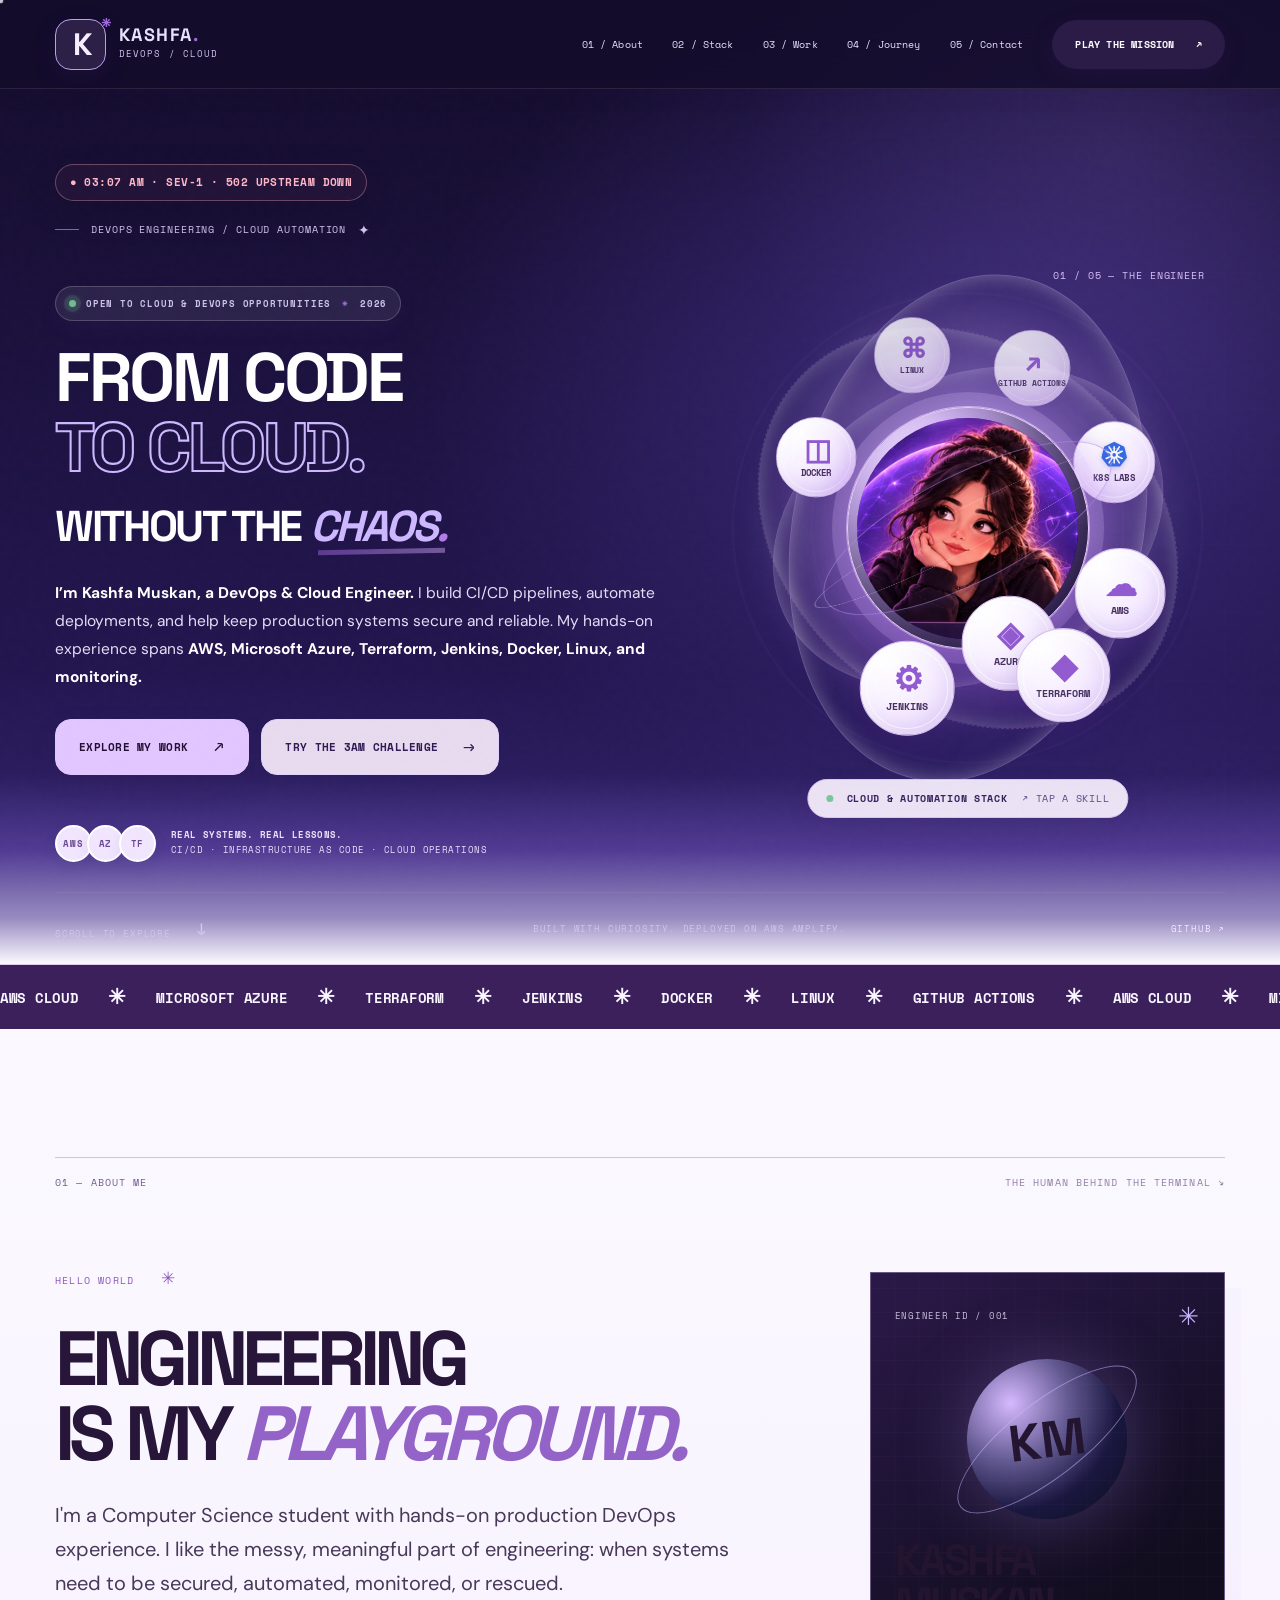
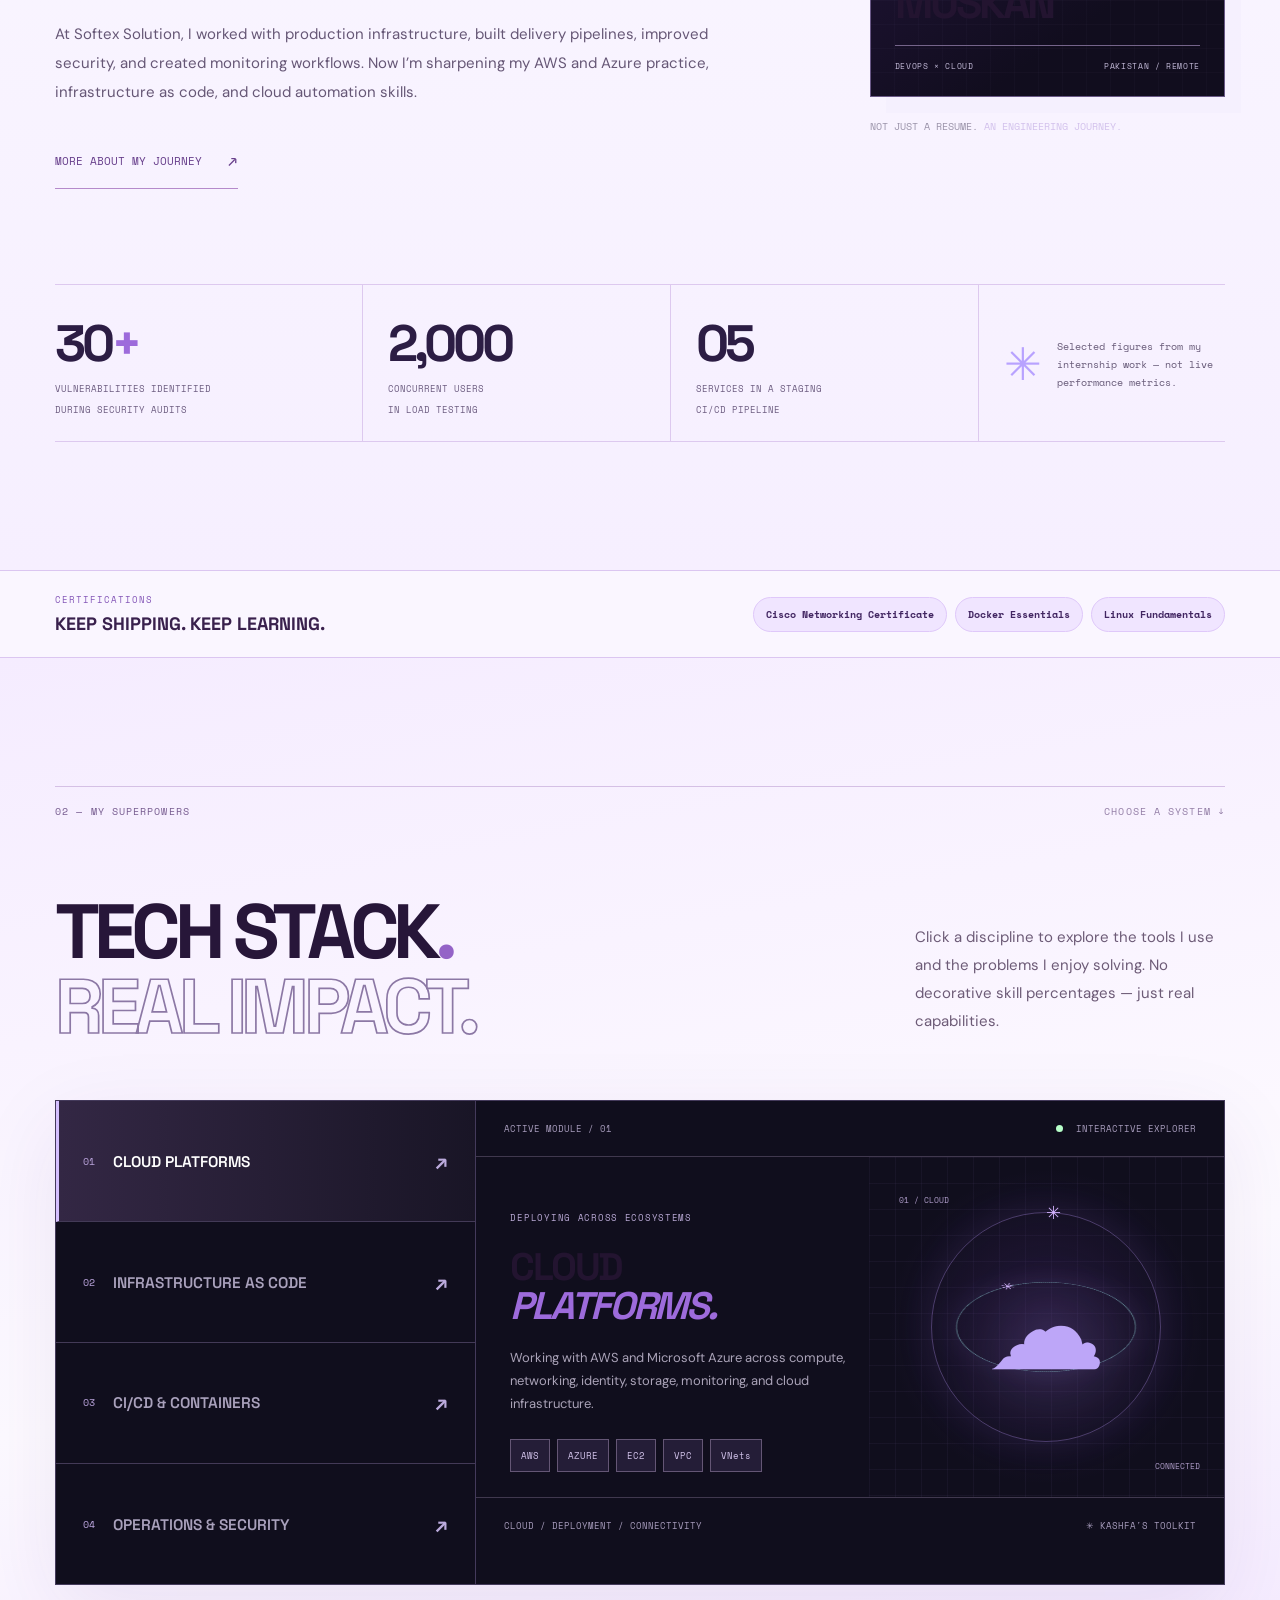
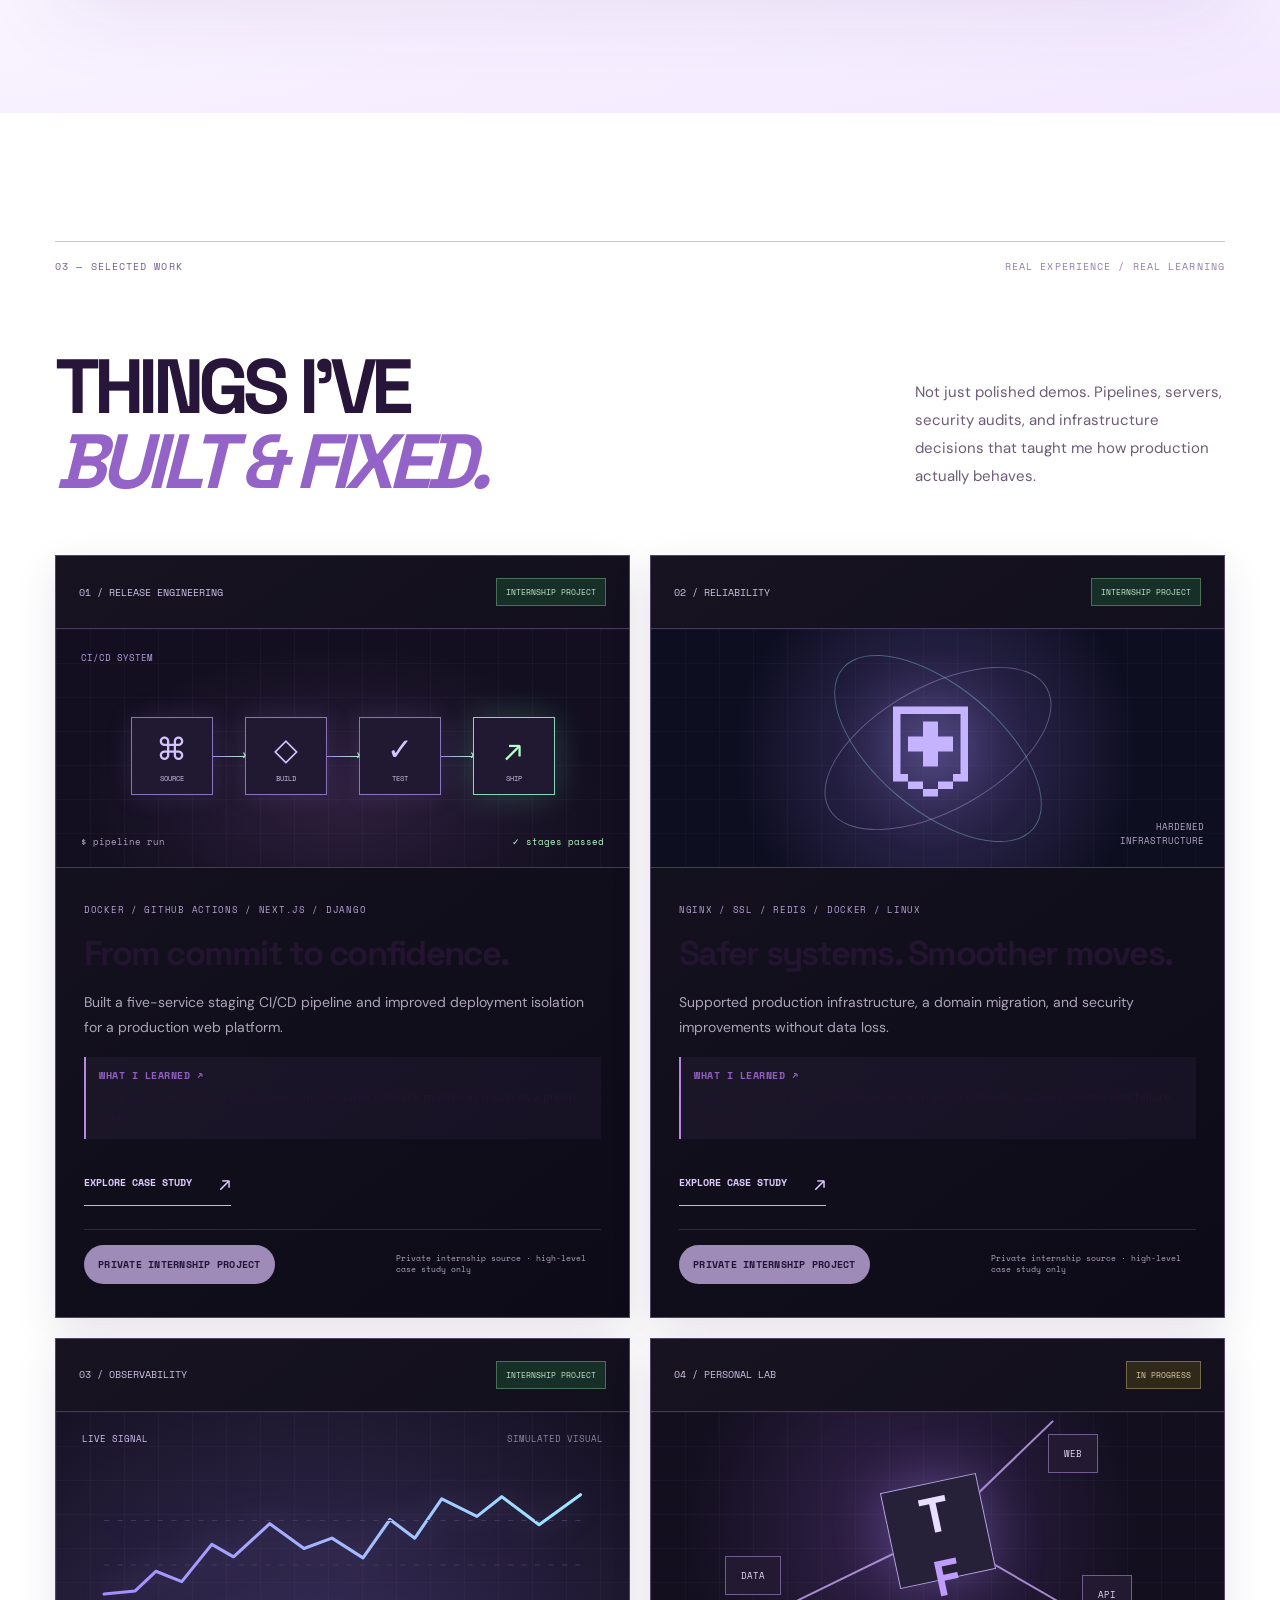
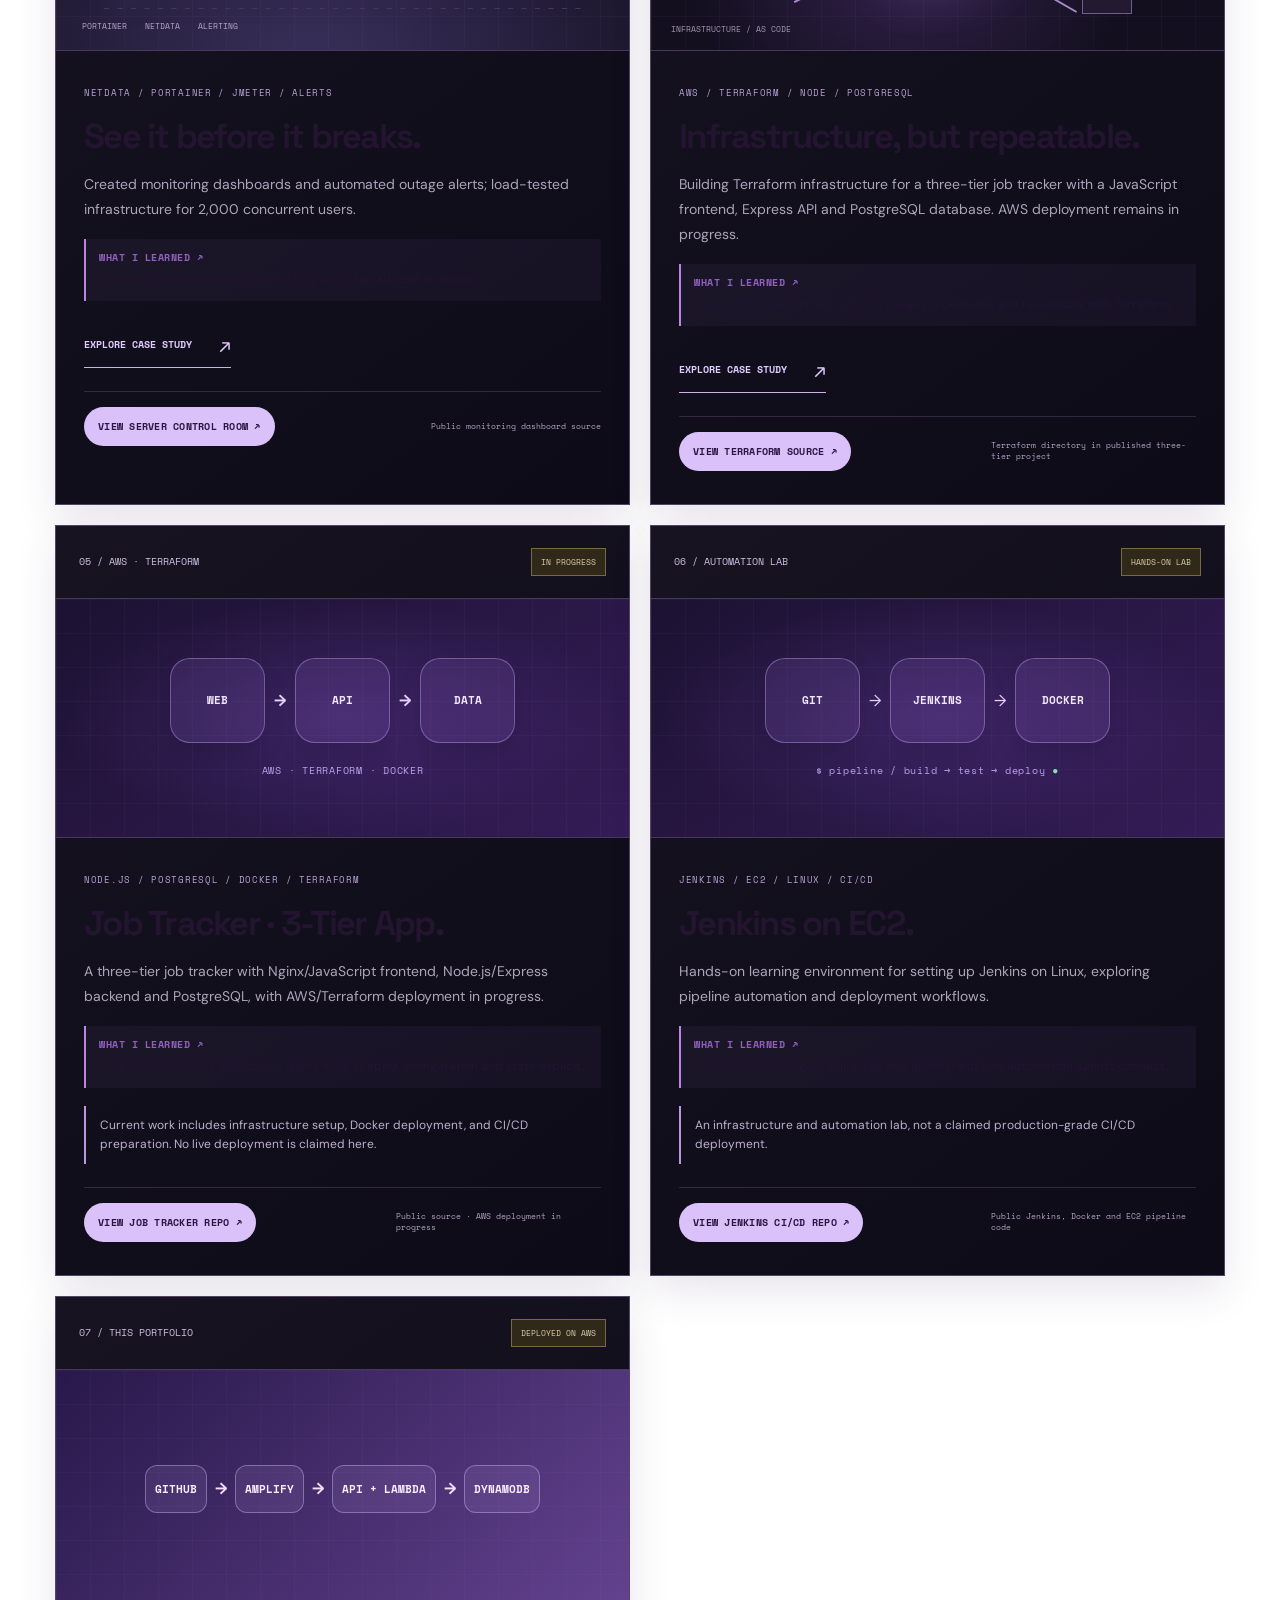
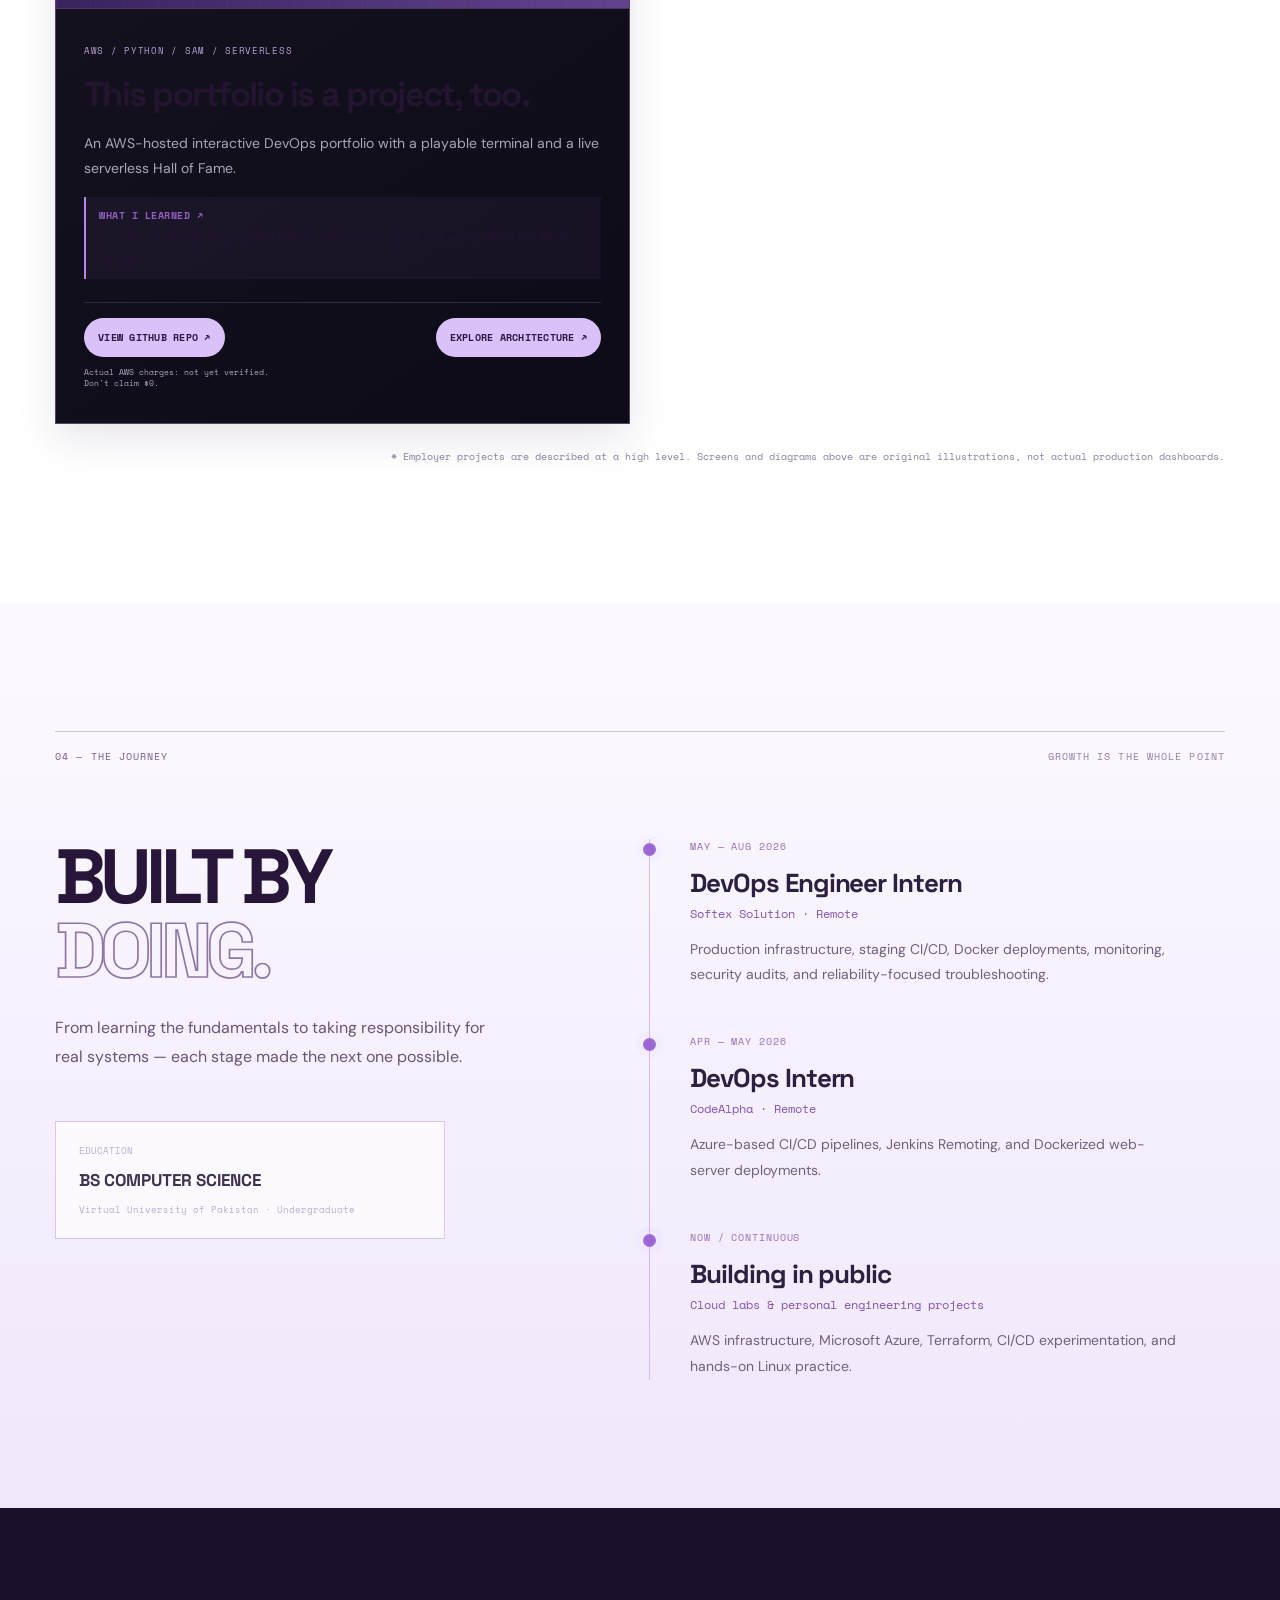
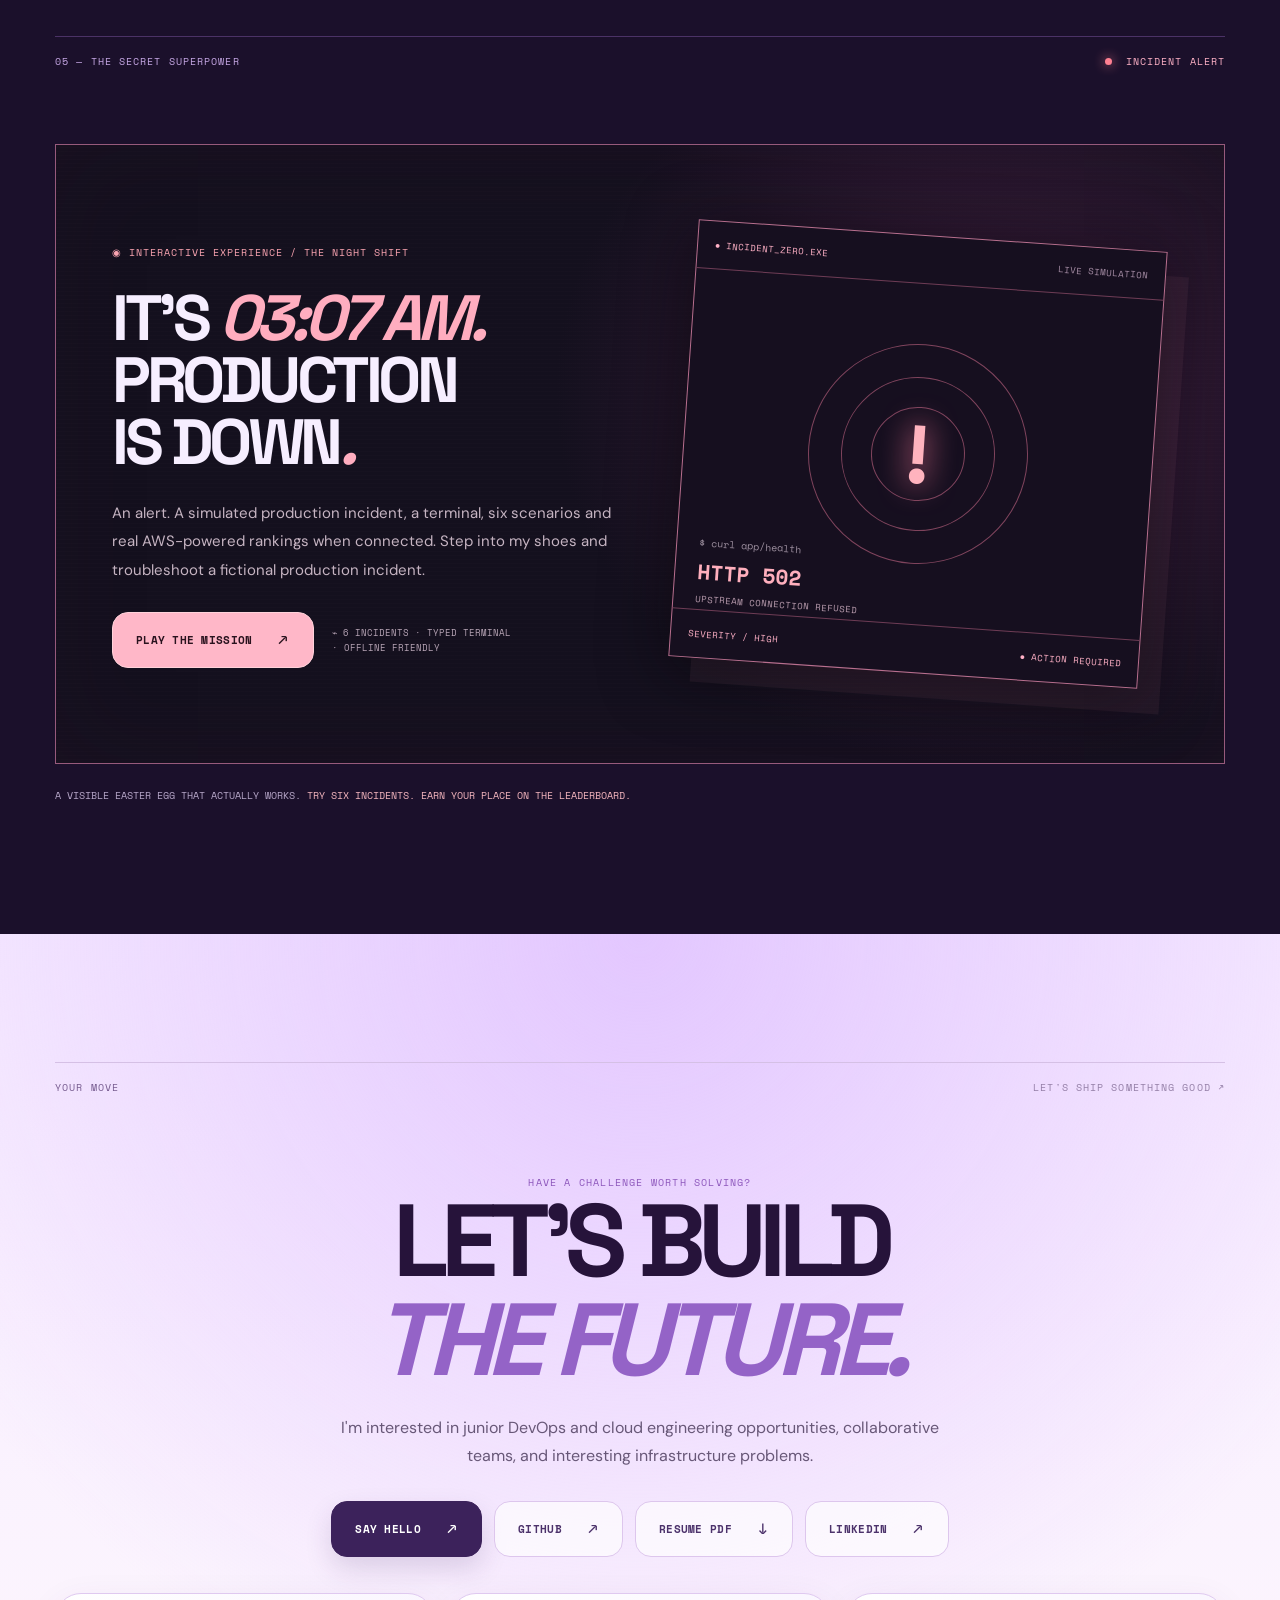
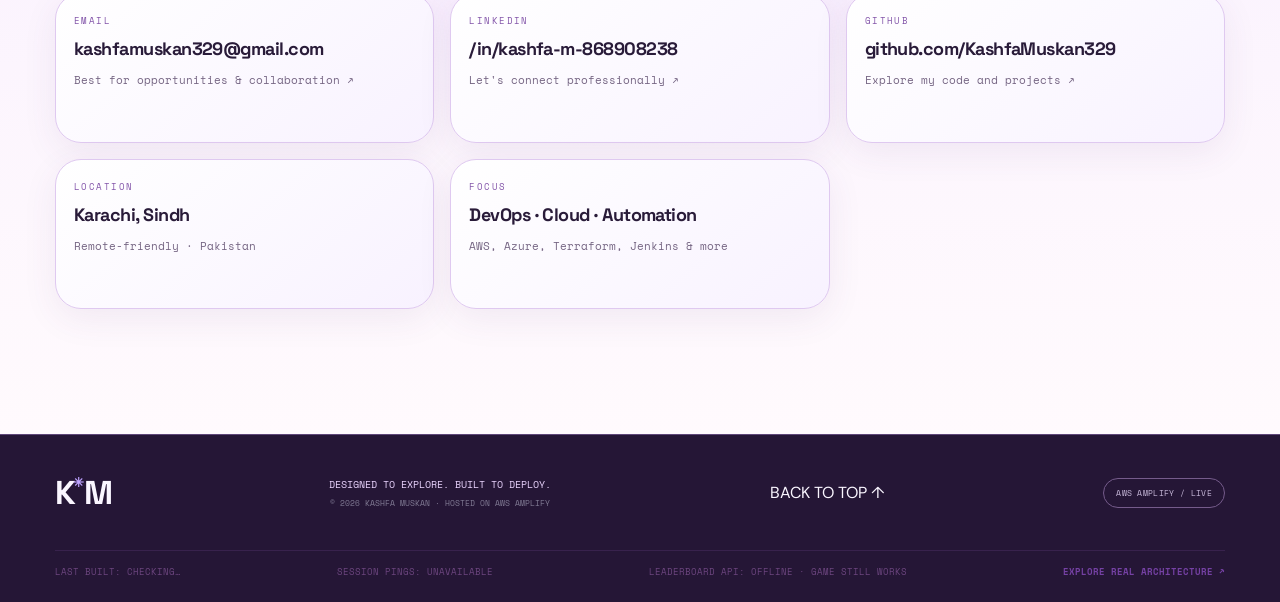
<file: index.html>
<!DOCTYPE html>

<html lang="en">
<head>
<meta charset="utf-8"/>
<meta content="width=device-width, initial-scale=1" name="viewport"/>
<meta content="#140d2b" name="theme-color"/>
<meta content="Kashfa Muskan — DevOps &amp; Cloud Engineer. Explore the systems I build, the tools I love, and a playable incident-response mission." name="description"/>
<meta content="Kashfa Muskan — DevOps &amp; Cloud Engineer | Incident Zero" property="og:title"/>
<meta content="From code to cloud, without the chaos. Explore CI/CD automation, AWS and Azure, DevOps projects and an interactive incident-response mission." property="og:description"/>
<title>Kashfa Muskan — DevOps &amp; Cloud Engineer | INCIDENT ZERO</title>
<link href="favicon.svg" rel="icon" type="image/svg+xml"/>
<link href="https://fonts.googleapis.com" rel="preconnect"/>
<link crossorigin="" href="https://fonts.gstatic.com" rel="preconnect"/>
<link href="https://fonts.googleapis.com/css2?family=DM+Sans:wght@400;500;600;700&amp;family=Space+Grotesk:wght@400;500;600;700&amp;family=Space+Mono:wght@400;700&amp;display=swap" rel="stylesheet"/>
<link href="styles.css" rel="stylesheet"/>
<script defer="" src="app.js"></script>
<script defer="" src="config.js"></script><script defer="" src="status.js"></script>
<meta content="https://main.d1fva3n4t20z0j.amplifyapp.com/og-image.png" property="og:image"/><link href="v4.css" rel="stylesheet"/><meta content="website" property="og:type"/><meta content="Lavender and violet Incident Zero portfolio preview with DevOps technology icons orbiting an illustrated cloud engineer" property="og:image:alt"/><meta content="summary_large_image" name="twitter:card"/><link href="v5.css" rel="stylesheet"/><link href="v8.css" rel="stylesheet"/><link as="document" href="game.html" rel="preload"/>
</head>
<body>
<a class="skip-link" href="#main">Skip to content</a>
<div aria-hidden="true" class="cursor-dot" id="cursorDot"></div>
<div aria-hidden="true" class="cursor-ring" id="cursorRing"><span>VIEW</span></div>
<div aria-hidden="true" class="background-noise"></div>
<div aria-hidden="true" class="mouse-ambient" id="mouseAmbient"></div>
<header class="topbar" id="topbar">
<div class="shell navbar">
<a aria-label="Kashfa Muskan home" class="brand" href="#home"><span class="brand-glyph">K<span>*</span></span><span class="brand-copy">KASHFA<span class="brand-pip">.</span><small>DEVOPS / CLOUD</small></span></a>
<button aria-controls="siteNav" aria-expanded="false" aria-label="Toggle navigation" class="mobile-nav-toggle" id="navToggle"><span></span><span></span><span></span></button>
<nav aria-label="Main navigation" class="nav-links" id="siteNav">
<a href="#about">01 / About</a><a href="#expertise">02 / Stack</a><a href="#work">03 / Work</a><a href="#experience">04 / Journey</a>
<a href="#contact">05 / Contact</a><a class="nav-game" href="game.html">PLAY THE MISSION <span>↗</span></a>
</nav>
</div>
</header>
<main id="main">
<section aria-labelledby="hero-title" class="hero" id="home">
<div aria-hidden="true" class="hero-grid"></div><div aria-hidden="true" class="hero-light"></div>
<div class="shell hero-shell">
<div class="hero-left"><div aria-live="off" class="hero-clock" id="heroClock" role="status">● 03:07 AM · SEV-1 · 502 UPSTREAM DOWN</div>
<div class="eyebrow"><span class="eyebrow-line"></span><span>DEVOPS ENGINEERING / CLOUD AUTOMATION</span><span class="eyebrow-spark">✦</span></div>
<div class="hero-available"><span class="availability-dot"></span> OPEN TO CLOUD &amp; DEVOPS OPPORTUNITIES <span class="tiny-star">✴</span> 2026</div>
<h1 id="hero-title">FROM CODE<br/><span class="outline-word">TO CLOUD.</span><br/><span class="headline-tail">WITHOUT THE <span class="alive-word">CHAOS<span class="hero-stop">.</span></span></span></h1>
<p class="hero-subtitle"><strong>I’m Kashfa Muskan, a DevOps &amp; Cloud Engineer.</strong> I build CI/CD pipelines, automate deployments, and help keep production systems secure and reliable. My hands-on experience spans <strong>AWS, Microsoft Azure, Terraform, Jenkins, Docker, Linux, and monitoring.</strong></p>
<div class="hero-ctas"><a class="btn btn-primary" href="#work">EXPLORE MY WORK <span>↗</span></a><a class="btn btn-secondary" href="game.html">TRY THE 3AM CHALLENGE <span>→</span></a></div>
<div class="hero-bottom-line"><div class="mini-avatars"><span>AWS</span><span>AZ</span><span>TF</span></div><div><strong>REAL SYSTEMS. REAL LESSONS.</strong><small>CI/CD · INFRASTRUCTURE AS CODE · CLOUD OPERATIONS</small></div></div>
</div>
<div class="hero-right" data-v4="true"><div class="hero-corner-label">01 / 05 — THE ENGINEER</div>
<div aria-label="Interactive floating cloud and DevOps skills. Select a circle to explore my stack." class="orbit-scene constellation-scene" id="orbitScene" role="group">
<div aria-hidden="true" class="constellation-aura"></div>
<div aria-hidden="true" class="constellation-grid"></div>
<div aria-hidden="true" class="orbit-wire orbit-wire-one"></div>
<div aria-hidden="true" class="orbit-wire orbit-wire-two"></div>
<div aria-hidden="true" class="orbit-wire orbit-wire-three"></div>
<div aria-hidden="true" class="center-globe"><div class="globe-inner"></div><div class="girl-portrait-frame"><img src="hero-engineer.webp" alt="" decoding="async" width="512" height="512"/></div><div class="globe-horizon"></div><div class="globe-equator"></div></div>
<div class="globe-caption"><span class="caption-dot"></span> CLOUD &amp; AUTOMATION STACK <small>↗ TAP A SKILL</small></div>
<a class="orbit-skill" data-category="cloud" data-orbit="0" data-symbol="☁" href="#expertise"><span class="orbit-skill-icon">☁</span><span>AWS</span></a>
<a class="orbit-skill" data-category="cloud" data-orbit="0" data-symbol="◈" href="#expertise"><span class="orbit-skill-icon">◈</span><span>AZURE</span></a>
<a class="orbit-skill" data-category="iac" data-orbit="1" data-symbol="◆" href="#expertise"><span class="orbit-skill-icon">◆</span><span>TERRAFORM</span></a>
<a class="orbit-skill" data-category="delivery" data-orbit="1" data-symbol="⚙" href="#expertise"><span class="orbit-skill-icon">⚙</span><span>JENKINS</span></a>
<a class="orbit-skill" data-category="delivery" data-orbit="0" data-symbol="◫" href="#expertise"><span class="orbit-skill-icon">◫</span><span>DOCKER</span></a>
<a class="orbit-skill" data-category="ops" data-orbit="2" data-symbol="⌘" href="#expertise"><span class="orbit-skill-icon">⌘</span><span>LINUX</span></a>
<a class="orbit-skill" data-category="delivery" data-orbit="2" data-symbol="↗" href="#expertise"><span class="orbit-skill-icon">↗</span><span>GITHUB ACTIONS</span></a>

<a aria-label="Kubernetes — hands-on labs" class="orbit-skill" data-category="delivery" data-orbit="2" data-symbol="⎈" href="#expertise"><span class="orbit-skill-icon k8s-icon" aria-hidden="true"><svg class="k8s-svg" viewBox="0 0 40 40" focusable="false"><path d="M20 2 33.9 8.7 37.6 24 28 36 12 36 2.4 24 6.1 8.7Z" fill="#326CE5"/><g stroke="#fff" stroke-width="2.15" stroke-linecap="round"><path d="M20 9V31M9 15l22 10M9 25l22-10M13 9l14 22M27 9 13 31"/></g><circle cx="20" cy="20" r="5.3" fill="#fff"/><circle cx="20" cy="20" r="2.5" fill="#326CE5"/></svg></span><span>K8S LABS</span></a>



<div class="constellation-hint">MOVE YOUR CURSOR ✦ EXPLORE THE ORBIT</div>
</div>
<div class="hero-vertical-label">ENGINEER • AUTOMATE • OBSERVE • REPEAT</div></div>
</div>
<div class="hero-footer shell"><span>SCROLL TO EXPLORE <span class="down-arrow">↓</span></span><span>BUILT WITH CURIOSITY. DEPLOYED ON AWS AMPLIFY.</span><a href="https://github.com/KashfaMuskan329" rel="noopener noreferrer" target="_blank">GITHUB ↗</a></div>
</section>
<div aria-label="Skills ticker" class="tech-marquee"><div aria-hidden="true" class="marquee-track"><span>AWS CLOUD</span><b>✳</b><span>MICROSOFT AZURE</span><b>✳</b><span>TERRAFORM</span><b>✳</b><span>JENKINS</span><b>✳</b><span>DOCKER</span><b>✳</b><span>LINUX</span><b>✳</b><span>GITHUB ACTIONS</span><b>✳</b><span>AWS CLOUD</span><b>✳</b><span>MICROSOFT AZURE</span><b>✳</b><span>TERRAFORM</span><b>✳</b><span>JENKINS</span><b>✳</b><span>DOCKER</span><b>✳</b><span>LINUX</span><b>✳</b><span>GITHUB ACTIONS</span><b>✳</b></div></div>
<section aria-labelledby="about-title" class="section about-section" id="about">
<div class="shell">
<div class="section-overline"><span>01 — ABOUT ME</span><span class="section-overline-end">THE HUMAN BEHIND THE TERMINAL ↘</span></div>
<div class="about-layout reveal">
<div class="about-main"><p class="hello-tag">HELLO WORLD <span>✳</span></p><h2 id="about-title">ENGINEERING<br/>IS MY <span class="italic-bright">PLAYGROUND.</span></h2><p class="about-lead">I'm a Computer Science student with hands-on production DevOps experience. I like the messy, meaningful part of engineering: when systems need to be secured, automated, monitored, or rescued.</p><p class="about-extra">At Softex Solution, I worked with production infrastructure, built delivery pipelines, improved security, and created monitoring workflows. Now I’m sharpening my AWS and Azure practice, infrastructure as code, and cloud automation skills.</p><a class="text-link" href="#experience">MORE ABOUT MY JOURNEY <span>↗</span></a></div>
<div class="about-side"><div class="identity-frame"><div class="identity-top"><span>ENGINEER ID / 001</span><span class="identity-star">✳</span></div><div class="identity-orb"><span>KM</span><div class="identity-ring"></div></div><div class="identity-name">KASHFA<br/>MUSKAN</div><div class="identity-bottom"><span>DEVOPS × CLOUD</span><span>PAKISTAN / REMOTE</span></div></div><div class="about-card-label">NOT JUST A RESUME. <span>AN ENGINEERING JOURNEY.</span></div></div>
</div>
<div class="proof-strip reveal"><div><strong>30<span>+</span></strong><small>VULNERABILITIES IDENTIFIED<br/>DURING SECURITY AUDITS</small></div><div><strong>2,000</strong><small>CONCURRENT USERS<br/>IN LOAD TESTING</small></div><div><strong>05</strong><small>SERVICES IN A STAGING<br/>CI/CD PIPELINE</small></div><div class="proof-note"><span>✳</span><p>Selected figures from my internship work — not live performance metrics.</p></div></div>
</div>
</section><section aria-label="Certifications" class="certifications-strip"><div class="shell certs-inner"><div><span class="cert-eyebrow">CERTIFICATIONS</span><strong>KEEP SHIPPING. KEEP LEARNING.</strong></div><div class="cert-pills"><span>Cisco Networking Certificate</span><span>Docker Essentials</span><span>Linux Fundamentals</span></div></div></section>
<section aria-labelledby="expertise-title" class="section expertise-section" id="expertise">
<div class="shell"><div class="section-overline"><span>02 — MY SUPERPOWERS</span><span class="section-overline-end">CHOOSE A SYSTEM ↓</span></div>
<div class="section-intro reveal"><h2 id="expertise-title">TECH STACK<span class="text-dot">.</span><br/><span class="outline-small">REAL IMPACT.</span></h2><p>Click a discipline to explore the tools I use and the problems I enjoy solving. No decorative skill percentages — just real capabilities.</p></div>
<div class="expertise-dashboard reveal">
<div aria-label="Explore skills" class="expertise-tabs" role="tablist">
<button aria-controls="skill-panel" aria-selected="true" class="expertise-tab is-selected" data-skill="cloud" id="tab-cloud" role="tab" type="button"><span class="tab-index">01</span><span>CLOUD PLATFORMS</span><span class="tab-icon">↗</span></button>
<button aria-controls="skill-panel" aria-selected="false" class="expertise-tab" data-skill="iac" id="tab-iac" role="tab" tabindex="-1" type="button"><span class="tab-index">02</span><span>INFRASTRUCTURE AS CODE</span><span class="tab-icon">↗</span></button>
<button aria-controls="skill-panel" aria-selected="false" class="expertise-tab" data-skill="delivery" id="tab-delivery" role="tab" tabindex="-1" type="button"><span class="tab-index">03</span><span>CI/CD &amp; CONTAINERS</span><span class="tab-icon">↗</span></button>
<button aria-controls="skill-panel" aria-selected="false" class="expertise-tab" data-skill="ops" id="tab-ops" role="tab" tabindex="-1" type="button"><span class="tab-index">04</span><span>OPERATIONS &amp; SECURITY</span><span class="tab-icon">↗</span></button>
</div>
<div aria-labelledby="tab-cloud" class="expertise-detail" id="skill-panel" role="tabpanel" tabindex="0"><div class="detail-top"><span>ACTIVE MODULE / <span id="skillIndex">01</span></span><span class="detail-indicator"><i></i> INTERACTIVE EXPLORER</span></div><div class="detail-inner"><div class="detail-copy"><span class="detail-caption" id="skillCaption">DEPLOYING ACROSS ECOSYSTEMS</span><h3 id="skillTitle">CLOUD<br/><em>PLATFORMS.</em></h3><p id="skillDescription">Working with AWS and Microsoft Azure across compute, networking, identity, storage, monitoring, and cloud infrastructure.</p><div class="detail-tags" id="skillTags"><span>AWS</span><span>AZURE</span><span>EC2</span><span>VPC</span><span>VNets</span></div></div><div aria-hidden="true" class="skill-art"><div class="art-grid"></div><div class="art-ring art-ring-one"></div><div class="art-ring art-ring-two"></div><span class="skill-art-symbol" id="skillSymbol">☁</span><span class="art-mini art-mini-a">01 / CLOUD</span><span class="art-mini art-mini-b">CONNECTED</span></div></div><div class="detail-bottom"><span id="skillFoot">CLOUD / DEPLOYMENT / CONNECTIVITY</span><span>✳ KASHFA'S TOOLKIT</span></div></div>
</div>
</div>
</section>
<section aria-labelledby="work-title" class="section work-section" id="work"><div class="shell"><div class="section-overline"><span>03 — SELECTED WORK</span><span class="section-overline-end">REAL EXPERIENCE / REAL LEARNING</span></div><div class="work-heading reveal"><h2 id="work-title">THINGS I'VE<br/><span class="italic-bright">BUILT &amp; FIXED.</span></h2><p>Not just polished demos. Pipelines, servers, security audits, and infrastructure decisions that taught me how production actually behaves.</p></div>
<div class="work-grid">
<article class="work-card work-card-featured tilt-card reveal"><div class="work-card-header"><span>01 / RELEASE ENGINEERING</span><span class="work-badge">INTERNSHIP PROJECT</span></div><div aria-hidden="true" class="work-visual pipeline-art"><span class="pipeline-label">CI/CD SYSTEM</span><div class="pipeline-rail"><div class="pipeline-node"><span>⌘</span><small>SOURCE</small></div><span class="pipeline-join"></span><div class="pipeline-node"><span>◇</span><small>BUILD</small></div><span class="pipeline-join"></span><div class="pipeline-node"><span>✓</span><small>TEST</small></div><span class="pipeline-join"></span><div class="pipeline-node success-node"><span>↗</span><small>SHIP</small></div></div><div class="pipeline-console">$ pipeline run <span>✓ stages passed</span></div></div><div class="work-card-content"><span class="work-kicker">DOCKER / GITHUB ACTIONS / NEXT.JS / DJANGO</span><h3>From commit to confidence.</h3><p>Built a five-service staging CI/CD pipeline and improved deployment isolation for a production web platform.</p><p class="learning-line"><strong>WHAT I LEARNED ↗</strong> I learned that deployment isolation and reliable rollback matter as much as a green build.</p><button aria-controls="work-detail-1" aria-expanded="false" class="work-expand" type="button">EXPLORE CASE STUDY <span>↗</span></button><div class="work-detail" hidden="" id="work-detail-1"><strong>THE PROBLEM</strong><p>Multi-service staging dependencies and the risk of staging releases affecting production.</p><strong>MY APPROACH</strong><p>Configured a staging delivery pipeline, troubleshot cross-stack dependencies, and used dedicated Docker containers and branch-aware GitHub Actions workflows.</p><strong>WHAT I LEARNED</strong><p>Deployments are safer when environments are explicit, isolated, and observable.</p></div><div class="project-link-row"><span class="project-link project-link-pending" title="Confidential internship source">PRIVATE INTERNSHIP PROJECT</span><span class="project-link-note">Private internship source · high-level case study only</span></div></div></article>
<article class="work-card tilt-card reveal"><div class="work-card-header"><span>02 / RELIABILITY</span><span class="work-badge">INTERNSHIP PROJECT</span></div><div aria-hidden="true" class="work-visual reliability-art"><div class="lock-orbit lock-orbit-a"></div><div class="lock-orbit lock-orbit-b"></div><div class="shield-icon">⛨</div><span class="reliability-label">HARDENED<br/>INFRASTRUCTURE</span></div><div class="work-card-content"><span class="work-kicker">NGINX / SSL / REDIS / DOCKER / LINUX</span><h3>Safer systems. Smoother moves.</h3><p>Supported production infrastructure, a domain migration, and security improvements without data loss.</p><p class="learning-line"><strong>WHAT I LEARNED ↗</strong> I learned to plan migrations around backups, certificates, access control and failure recovery.</p><button aria-controls="work-detail-2" aria-expanded="false" class="work-expand" type="button">EXPLORE CASE STUDY <span>↗</span></button><div class="work-detail" hidden="" id="work-detail-2"><strong>THE PROBLEM</strong><p>Maintaining availability and security through infrastructure changes.</p><strong>MY APPROACH</strong><p>Reconfigured Nginx, SSL/Certbot, Redis and Docker during a production domain migration; performed security audits with the team.</p><strong>THE RESULT</strong><p>Domain migration without data loss and over 30 identified security vulnerabilities for remediation.</p></div><div class="project-link-row"><span class="project-link project-link-pending" title="Confidential internship source">PRIVATE INTERNSHIP PROJECT</span><span class="project-link-note">Private internship source · high-level case study only</span></div></div></article>
<article class="work-card tilt-card reveal"><div class="work-card-header"><span>03 / OBSERVABILITY</span><span class="work-badge">INTERNSHIP PROJECT</span></div><div aria-hidden="true" class="work-visual monitoring-art"><div class="monitor-art-top">LIVE SIGNAL <span>SIMULATED VISUAL</span></div><svg aria-label="Decorative, simulated monitoring graph" role="img" viewbox="0 0 460 140"><defs><lineargradient id="gr" x1="0" x2="1"><stop stop-color="#a78bff"></stop><stop offset="1" stop-color="#9de7ff"></stop></lineargradient></defs><path d="M0 114L30 111L50 92L75 102L104 66L125 78L160 46L193 70L220 60L250 79L276 42L300 60L326 22L360 39L384 20L420 47L460 18" fill="none" stroke="url(#gr)" stroke-linecap="round" stroke-linejoin="round" stroke-width="3"></path><path d="M0 43H460M0 86H460M0 128H460" stroke="#40385d" stroke-dasharray="5 8"></path></svg><div class="monitor-art-bottom"><span>PORTAINER</span><span>NETDATA</span><span>ALERTING</span></div></div><div class="work-card-content"><span class="work-kicker">NETDATA / PORTAINER / JMETER / ALERTS</span><h3>See it before it breaks.</h3><p>Created monitoring dashboards and automated outage alerts; load-tested infrastructure for 2,000 concurrent users.</p><p class="learning-line"><strong>WHAT I LEARNED ↗</strong> I learned that monitoring is useful only when signals lead to action.</p><button aria-controls="work-detail-3" aria-expanded="false" class="work-expand" type="button">EXPLORE CASE STUDY <span>↗</span></button><div class="work-detail" hidden="" id="work-detail-3"><strong>THE PROBLEM</strong><p>Limited visibility into server health and container disruptions.</p><strong>MY APPROACH</strong><p>Built a real-time control room with Netdata and Portainer, added email-based outage and recovery notifications, and performed Apache JMeter load testing.</p><strong>WHY IT MATTERS</strong><p>Reliable systems require knowing what's wrong before your users report it.</p></div><div class="project-link-row"><a class="project-link" href="https://github.com/KashfaMuskan329/Server-Control-Room" target="_blank" rel="noopener noreferrer">VIEW SERVER CONTROL ROOM ↗</a><span class="project-link-note">Public monitoring dashboard source</span></div></div></article>
<article class="work-card tilt-card reveal"><div class="work-card-header"><span>04 / PERSONAL LAB</span><span class="work-badge work-badge-progress">IN PROGRESS</span></div><div aria-hidden="true" class="work-visual terraform-art"><div class="tf-central">T<span>F</span></div><div class="tf-wire tf-wire-a"></div><div class="tf-wire tf-wire-b"></div><div class="tf-wire tf-wire-c"></div><span class="tf-node tf-node-a">WEB</span><span class="tf-node tf-node-b">API</span><span class="tf-node tf-node-c">DATA</span><div class="terraform-caption">INFRASTRUCTURE / AS CODE</div></div><div class="work-card-content"><span class="work-kicker">AWS / TERRAFORM / NODE / POSTGRESQL</span><h3>Infrastructure, but repeatable.</h3><p>Building Terraform infrastructure for a three-tier job tracker with a JavaScript frontend, Express API and PostgreSQL database. AWS deployment remains in progress.</p><p class="learning-line"><strong>WHAT I LEARNED ↗</strong> I learned to make infrastructure changes repeatable and reviewable with Terraform.</p><button aria-controls="work-detail-4" aria-expanded="false" class="work-expand" type="button">EXPLORE CASE STUDY <span>↗</span></button><div class="work-detail" hidden="" id="work-detail-4"><strong>THE GOAL</strong><p>Define repeatable, understandable cloud infrastructure for a real application.</p><strong>THE STACK</strong><p>Frontend: Nginx/HTML/CSS/JavaScript. Backend: Node/Express. Database: PostgreSQL. AWS infrastructure: Terraform (in progress).</p><strong>CURRENT STATUS</strong><p>This is an active learning/build project, not a completed production deployment.</p></div><div class="project-link-row"><a class="project-link" href="https://github.com/KashfaMuskan329/3-tier-terraform/tree/main/terraform" target="_blank" rel="noopener noreferrer">VIEW TERRAFORM SOURCE ↗</a><span class="project-link-note">Terraform directory in published three-tier project</span></div></div></article>
<article class="work-card tilt-card reveal aws-featured"><div class="work-card-header"><span>05 / AWS · TERRAFORM</span><span class="work-badge work-badge-progress">IN PROGRESS</span></div>
<div class="work-visual tracker-art"><div class="tracker-architecture"><span>WEB</span><b>→</b><span>API</span><b>→</b><span>DATA</span></div><div class="tracker-foot">AWS · TERRAFORM · DOCKER</div></div>
<div class="work-card-content"><span class="work-kicker">NODE.JS / POSTGRESQL / DOCKER / TERRAFORM</span><h3>Job Tracker · 3-Tier App.</h3><p>A three-tier job tracker with Nginx/JavaScript frontend, Node.js/Express backend and PostgreSQL, with AWS/Terraform deployment in progress.</p><p class="learning-line"><strong>WHAT I LEARNED ↗</strong> I learned to connect application layers while keeping configuration and state explicit.</p><div class="work-detail-inline">Current work includes infrastructure setup, Docker deployment, and CI/CD preparation. No live deployment is claimed here.</div><div class="project-link-row"><a class="project-link" href="https://github.com/KashfaMuskan329/3-tier-terraform" target="_blank" rel="noopener noreferrer">VIEW JOB TRACKER REPO ↗</a><span class="project-link-note">Public source · AWS deployment in progress</span></div></div></article>
<article class="work-card tilt-card reveal aws-featured"><div class="work-card-header"><span>06 / AUTOMATION LAB</span><span class="work-badge work-badge-progress">HANDS-ON LAB</span></div>
<div class="work-visual jenkins-art"><div class="jenkins-flow"><span>GIT</span><i>→</i><span>JENKINS</span><i>→</i><span>DOCKER</span></div><div class="jenkins-console">$ pipeline / build → test → deploy <span>●</span></div></div>
<div class="work-card-content"><span class="work-kicker">JENKINS / EC2 / LINUX / CI/CD</span><h3>Jenkins on EC2.</h3><p>Hands-on learning environment for setting up Jenkins on Linux, exploring pipeline automation and deployment workflows.</p><p class="learning-line"><strong>WHAT I LEARNED ↗</strong> I learned to investigate build logs and understand how automation agents connect.</p><div class="work-detail-inline">An infrastructure and automation lab, not a claimed production-grade CI/CD deployment.</div><div class="project-link-row"><a class="project-link" href="https://github.com/KashfaMuskan329/3tier-jenkins-cicd-pipeline" target="_blank" rel="noopener noreferrer">VIEW JENKINS CI/CD REPO ↗</a><span class="project-link-note">Public Jenkins, Docker and EC2 pipeline code</span></div></div></article><article class="work-card tilt-card reveal portfolio-project-card"><div class="work-card-header"><span>07 / THIS PORTFOLIO</span><span class="work-badge work-badge-progress">DEPLOYED ON AWS</span></div><div aria-label="Static diagram of intended website hosting and backend" class="work-visual portfolio-arch-art"><span>GITHUB</span><b>→</b><span>AMPLIFY</span><b>→</b><span>API + LAMBDA</span><b>→</b><span>DYNAMODB</span></div><div class="work-card-content"><span class="work-kicker">AWS / PYTHON / SAM / SERVERLESS</span><h3>This portfolio is a project, too.</h3><p>An AWS-hosted interactive DevOps portfolio with a playable terminal and a live serverless Hall of Fame.</p><p class="learning-line"><strong>WHAT I LEARNED ↗</strong> I learned to design for graceful failure: the browser game still works when the API is offline.</p><div class="project-link-row"><a class="project-link" href="https://github.com/KashfaMuskan329/incident-zero-aws-portfolio" target="_blank" rel="noopener noreferrer">VIEW GITHUB REPO ↗</a><a class="project-link" href="game.html#architecture">EXPLORE ARCHITECTURE ↗</a><span class="project-link-note">Actual AWS charges: not yet verified. Don't claim $0.</span></div></div></article></div><p class="work-confidential">* Employer projects are described at a high level. Screens and diagrams above are original illustrations, not actual production dashboards.</p>
</div></section>
<section aria-labelledby="experience-title" class="section experience-section" id="experience"><div class="shell"><div class="section-overline"><span>04 — THE JOURNEY</span><span class="section-overline-end">GROWTH IS THE WHOLE POINT</span></div><div class="experience-layout"><div class="experience-heading reveal"><h2 id="experience-title">BUILT BY<br/><span class="outline-small">DOING.</span></h2><p>From learning the fundamentals to taking responsibility for real systems — each stage made the next one possible.</p><div class="education-box"><span>EDUCATION</span><strong>BS COMPUTER SCIENCE</strong><small>Virtual University of Pakistan · Undergraduate</small></div></div><div class="timeline reveal"><div class="timeline-item"><span class="timeline-circle"></span><div class="timeline-time">MAY — AUG 2026</div><h3>DevOps Engineer Intern</h3><h4>Softex Solution · Remote</h4><p>Production infrastructure, staging CI/CD, Docker deployments, monitoring, security audits, and reliability-focused troubleshooting.</p></div><div class="timeline-item"><span class="timeline-circle"></span><div class="timeline-time">APR — MAY 2026</div><h3>DevOps Intern</h3><h4>CodeAlpha · Remote</h4><p>Azure-based CI/CD pipelines, Jenkins Remoting, and Dockerized web-server deployments.</p></div><div class="timeline-item"><span class="timeline-circle"></span><div class="timeline-time">NOW / CONTINUOUS</div><h3>Building in public</h3><h4>Cloud labs &amp; personal engineering projects</h4><p>AWS infrastructure, Microsoft Azure, Terraform, CI/CD experimentation, and hands-on Linux practice.</p></div></div></div></div></section>
<section aria-labelledby="mission-title" class="section mission-section" id="mission"><div class="shell"><div class="section-overline"><span>05 — THE SECRET SUPERPOWER</span><span class="section-overline-end section-red-dot"><span></span> INCIDENT ALERT</span></div><div class="mission-panel reveal"><div class="mission-scanlines"></div><div class="mission-copy"><span class="mission-mini">◉ INTERACTIVE EXPERIENCE / THE NIGHT SHIFT</span><h2 id="mission-title">IT'S <span>03:07 AM.</span><br/>PRODUCTION<br/>IS DOWN<span class="mission-period">.</span></h2><p>An alert. A simulated production incident, a terminal, six scenarios and real AWS-powered rankings when connected. Step into my shoes and troubleshoot a fictional production incident.</p><div class="mission-actions"><button class="btn btn-mission" id="launchGame" onclick="location.href='game.html'" type="button">PLAY THE MISSION <span>↗</span></button><span>⌁ 6 INCIDENTS · TYPED TERMINAL · OFFLINE FRIENDLY</span></div></div><div aria-label="Stylized production alert illustration" class="mission-screen"><div class="mission-screen-top"><span>● INCIDENT_ZERO.EXE</span><span>LIVE SIMULATION</span></div><div class="mission-screen-body"><div class="radar-rings"><div></div><div></div><div></div><span>!</span></div><div class="mission-screen-code"><span>$ curl app/health</span><strong>HTTP 502</strong><small>UPSTREAM CONNECTION REFUSED</small></div></div><div class="mission-screen-footer"><span>SEVERITY / HIGH</span><span class="blink-red">● ACTION REQUIRED</span></div></div></div><p class="mission-micro">A VISIBLE EASTER EGG THAT ACTUALLY WORKS. <span>TRY SIX INCIDENTS. EARN YOUR PLACE ON THE LEADERBOARD.</span></p></div></section>
<section class="section contact-section" id="contact"><div class="shell"><div class="section-overline"><span>YOUR MOVE</span><span class="section-overline-end">LET'S SHIP SOMETHING GOOD ↗</span></div><div class="contact-main reveal"><span class="contact-eyebrow">HAVE A CHALLENGE WORTH SOLVING?</span><h2>LET'S BUILD<br/><span class="italic-bright">THE FUTURE.</span></h2><p>I'm interested in junior DevOps and cloud engineering opportunities, collaborative teams, and interesting infrastructure problems.</p><div class="contact-actions"><a class="btn btn-primary" href="mailto:kashfamuskan329@gmail.com">SAY HELLO <span>↗</span></a><a class="btn btn-secondary" href="https://github.com/KashfaMuskan329" rel="noopener noreferrer" target="_blank">GITHUB <span>↗</span></a><a class="btn btn-secondary" download="" href="resume.pdf">RESUME PDF <span>↓</span></a><a class="btn btn-secondary" href="https://linkedin.com/in/kashfa-m-868908238" rel="noopener noreferrer" target="_blank">LINKEDIN <span>↗</span></a></div><div class="contact-grid reveal"><a class="contact-card" href="mailto:kashfamuskan329@gmail.com"><small>EMAIL</small><strong>kashfamuskan329@gmail.com</strong><span>Best for opportunities &amp; collaboration ↗</span></a><a class="contact-card" href="https://linkedin.com/in/kashfa-m-868908238" rel="noopener noreferrer" target="_blank"><small>LINKEDIN</small><strong>/in/kashfa-m-868908238</strong><span>Let's connect professionally ↗</span></a><a class="contact-card" href="https://github.com/KashfaMuskan329" rel="noopener noreferrer" target="_blank"><small>GITHUB</small><strong>github.com/KashfaMuskan329</strong><span>Explore my code and projects ↗</span></a><div class="contact-card contact-card-static"><small>LOCATION</small><strong>Karachi, Sindh</strong><span>Remote-friendly · Pakistan</span></div><div class="contact-card contact-card-static"><small>FOCUS</small><strong>DevOps · Cloud · Automation</strong><span>AWS, Azure, Terraform, Jenkins &amp; more</span></div></div></div></div></section>
</main>
<footer class="site-footer"><div class="shell footer-content"><a class="footer-logo" href="#home">K<span>✳</span>M</a><div><span>DESIGNED TO EXPLORE. BUILT TO DEPLOY.</span><small>© 2026 KASHFA MUSKAN · HOSTED ON AWS AMPLIFY</small></div><a href="#home">BACK TO TOP ↑</a><span class="deployment-status" id="deploymentStatus">AWS AMPLIFY / LIVE</span></div><div class="shell live-status-strip"><span id="deployDate">LAST BUILT: CHECKING…</span><span id="liveVisits">SESSION PINGS: UNAVAILABLE</span><span id="backendStatus">LEADERBOARD API: CHECKING…</span><a href="game.html#architecture">EXPLORE REAL ARCHITECTURE ↗</a></div></footer>
<div aria-hidden="true" class="game-overlay" hidden="" id="gameOverlay"><div class="game-backdrop" id="gameBackdrop"></div><section aria-labelledby="gameTitle" aria-modal="true" class="game-dialog" role="dialog" tabindex="-1"><div class="game-top"><div class="game-brand"><span class="game-logo">✳</span><span>INCIDENT ZERO <small>THE NIGHT SHIFT</small></span></div><div class="game-top-right"><span class="game-sev"><span></span> SEV-1 INCIDENT</span><button aria-label="Close game" class="game-close" id="closeGame" type="button">✕</button></div></div><div class="game-main"><aside class="game-sidebar"><div class="game-side-heading">MISSION CONTROL <span>© 2026</span></div><div class="game-score"><span>INCIDENT SCORE</span><strong id="gameScore">100</strong><small>REMAIN CALM. FOLLOW THE EVIDENCE.</small></div><div class="game-progress-caption">INVESTIGATION PROGRESS <span id="gameProgress">0 / 4</span></div><div class="game-progress-track"><div id="gameProgressBar"></div></div><div class="game-status-list"><div><span>●</span> SIMULATION ACTIVE</div><div><span>○</span> NO REAL SERVERS AFFECTED</div><div><span>○</span> RETRIES <strong id="gameRetries">0</strong></div></div><div class="game-side-bottom">"The best debugging tool is knowing what to inspect next."<span>— THE ENGINEER'S MINDSET</span></div></aside><div class="game-play"><div class="game-steps"><span id="gameChapter">MISSION 01 / 04</span><span>03:07:42 LOCAL SIM TIME</span></div><div class="game-console"><div class="console-bar"><span class="console-dots"><i></i><i></i><i></i></span><span>root@incident-zero:~</span><span>TERMINAL / READ-ONLY</span></div><div aria-live="polite" class="console-lines" id="gameConsole"><span class="line-prefix">$</span> curl -I https://example.test<br/><span class="log-error">HTTP/1.1 502 BAD GATEWAY</span></div></div><div aria-live="polite" id="gameContent"><div class="game-question-tag">YOUR SHIFT STARTS NOW</div><h2 id="gameTitle">THE SERVICE IS DOWN.</h2><p>Users are reporting a 502 error. You'll investigate logs, identify the root cause, and restore the app. Every decision counts — but you can always learn and retry.</p><div class="game-choice-list"><button class="game-choice game-start-choice" id="gameStart" type="button"><span>START INVESTIGATION</span><span>↗</span></button></div><p class="game-disclaimer">This is an educational simulation inspired by real DevOps work. It doesn't connect to any live AWS or employer system.</p></div><div class="game-footbar"><span>⌘ REMEMBER: EVIDENCE BEFORE ACTION</span><button id="gameRestart" type="button">↺ RESTART</button><a class="advanced-link" href="game.html">OPEN TERMINAL MODE ↗</a></div></div></div></section></div>
</body>
</html>
</file>
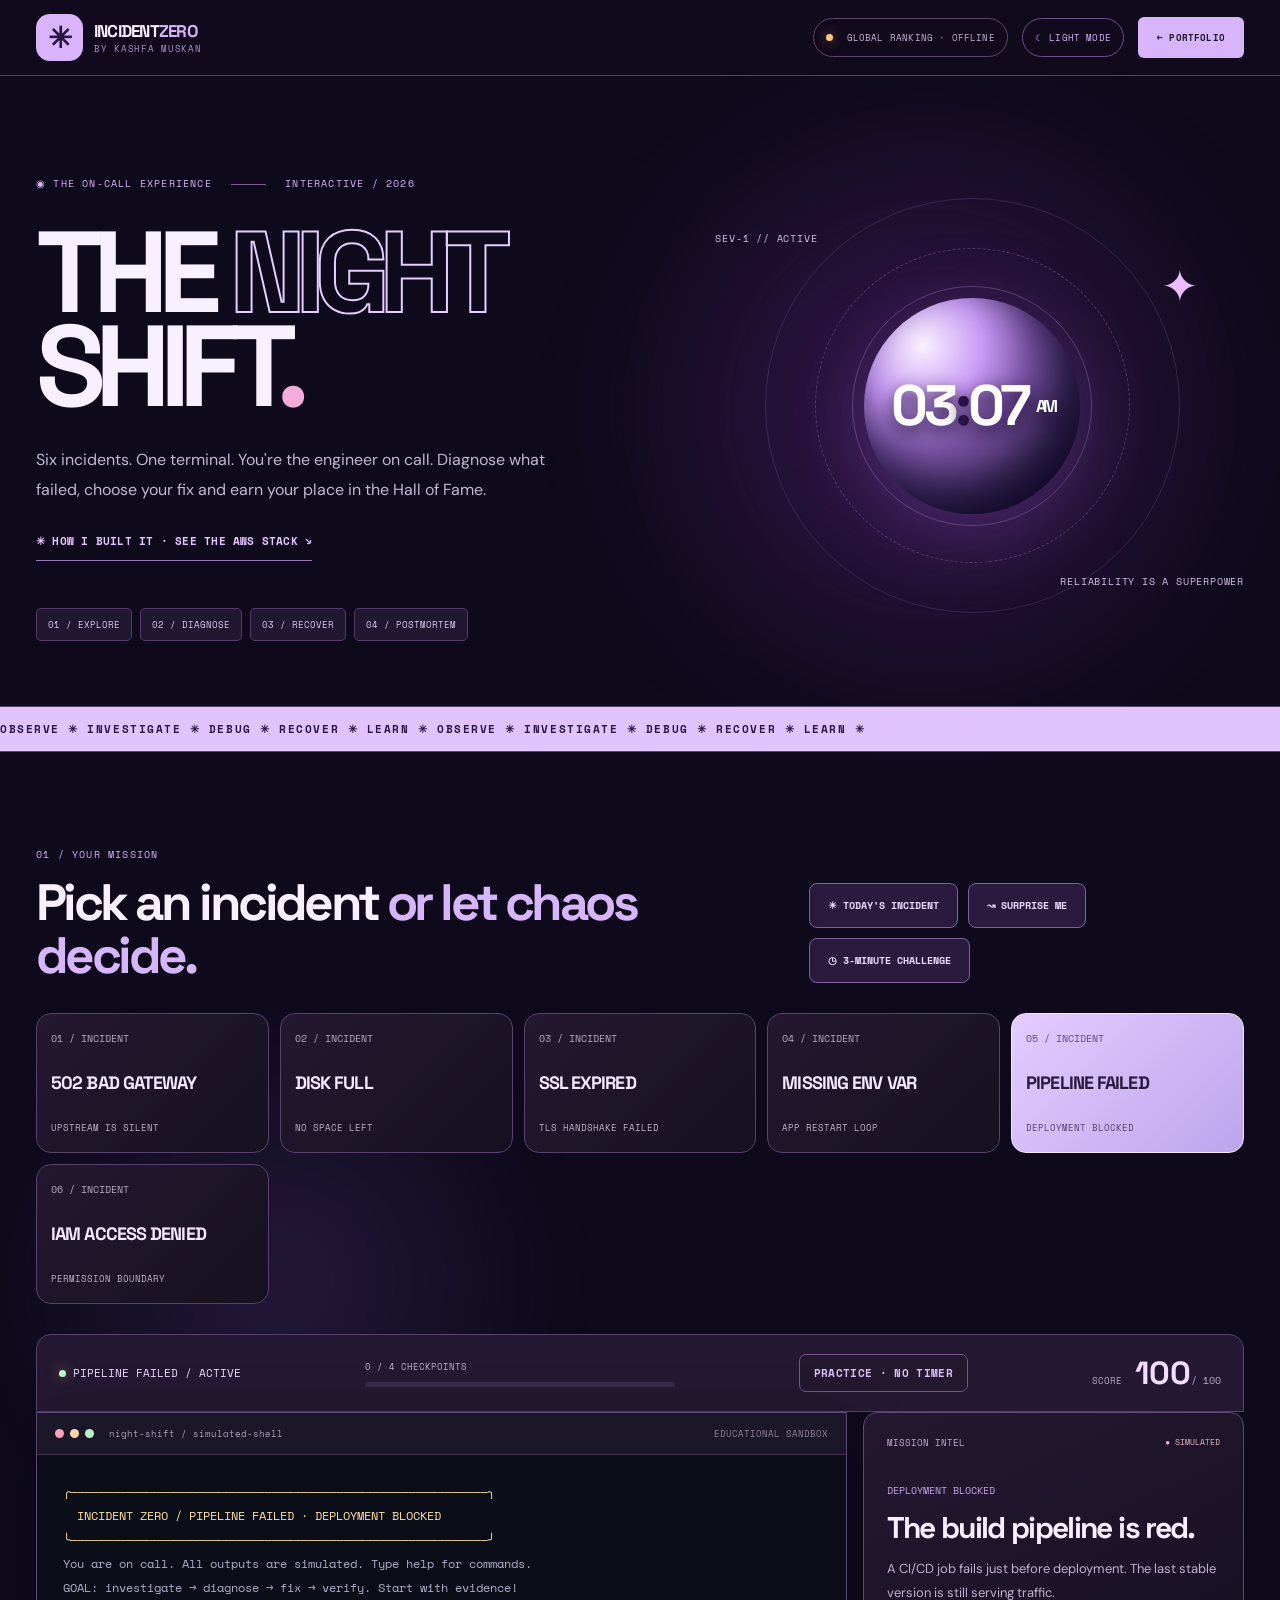
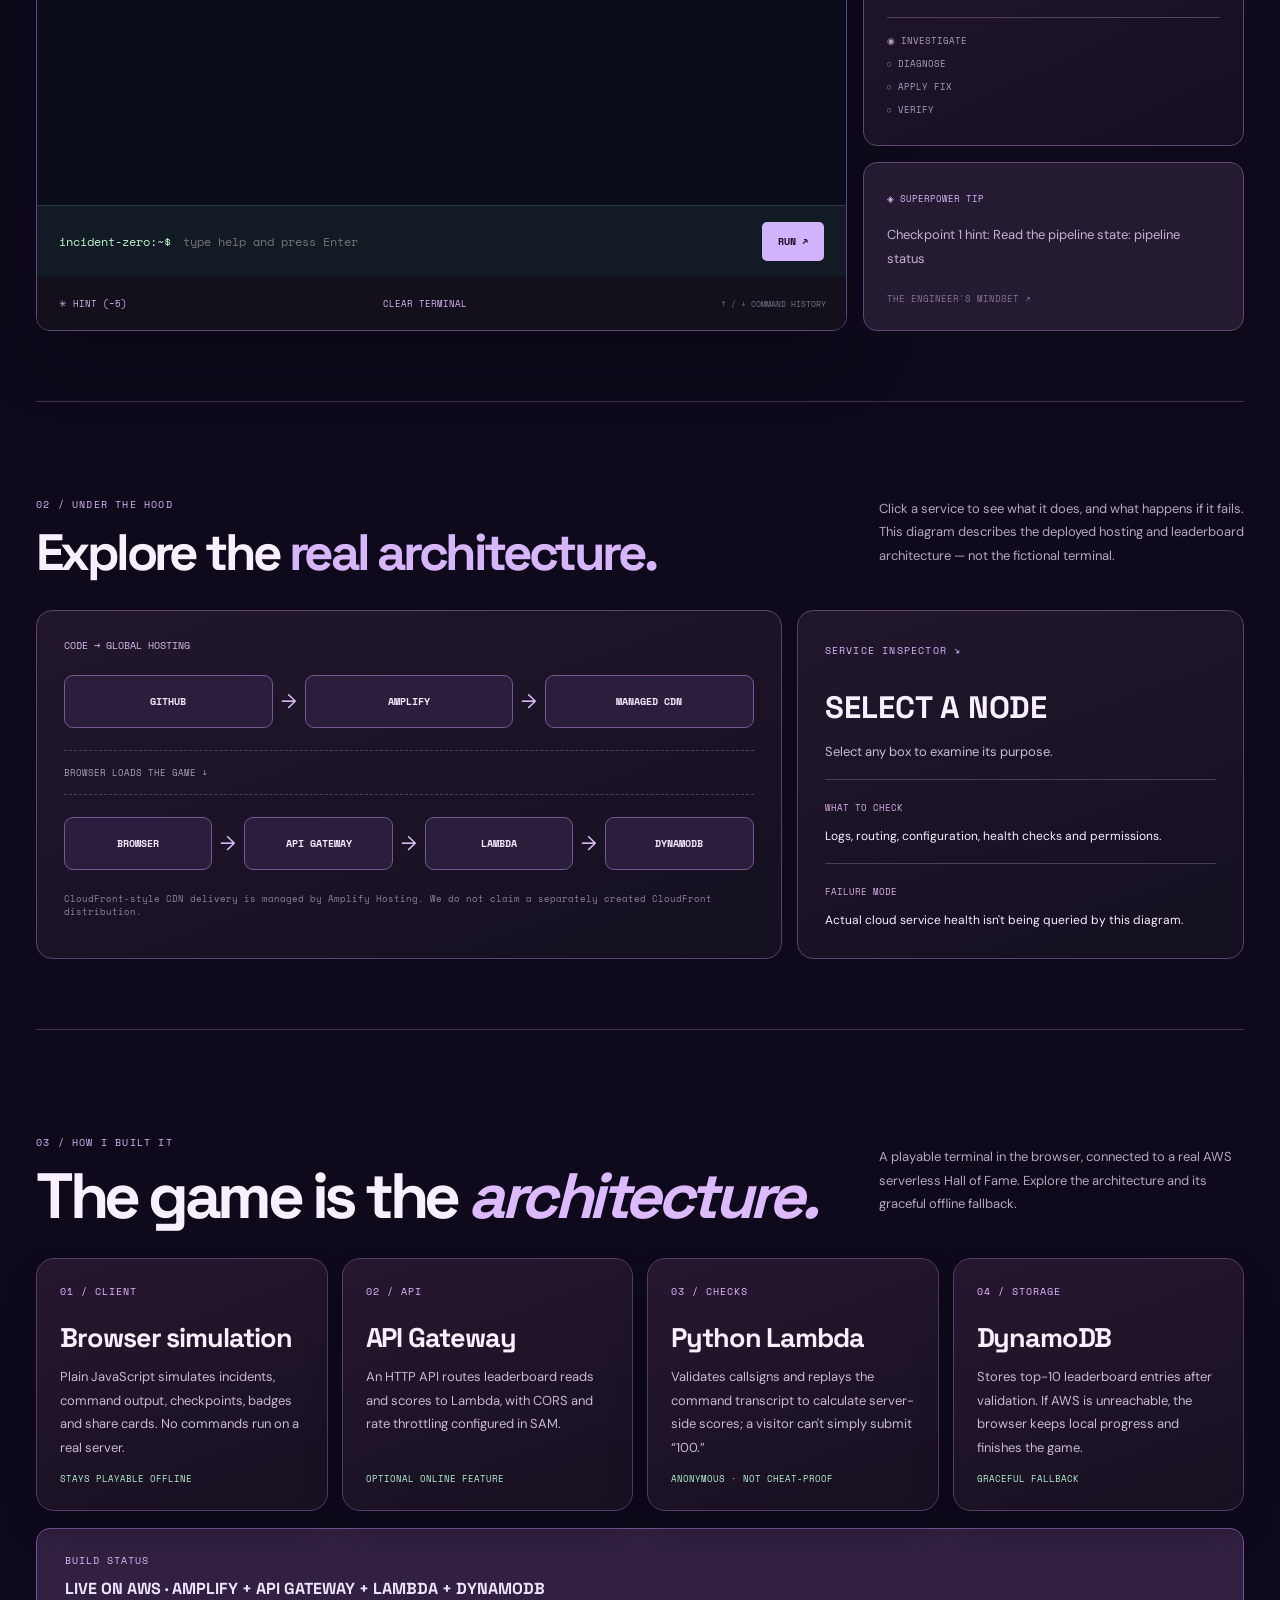
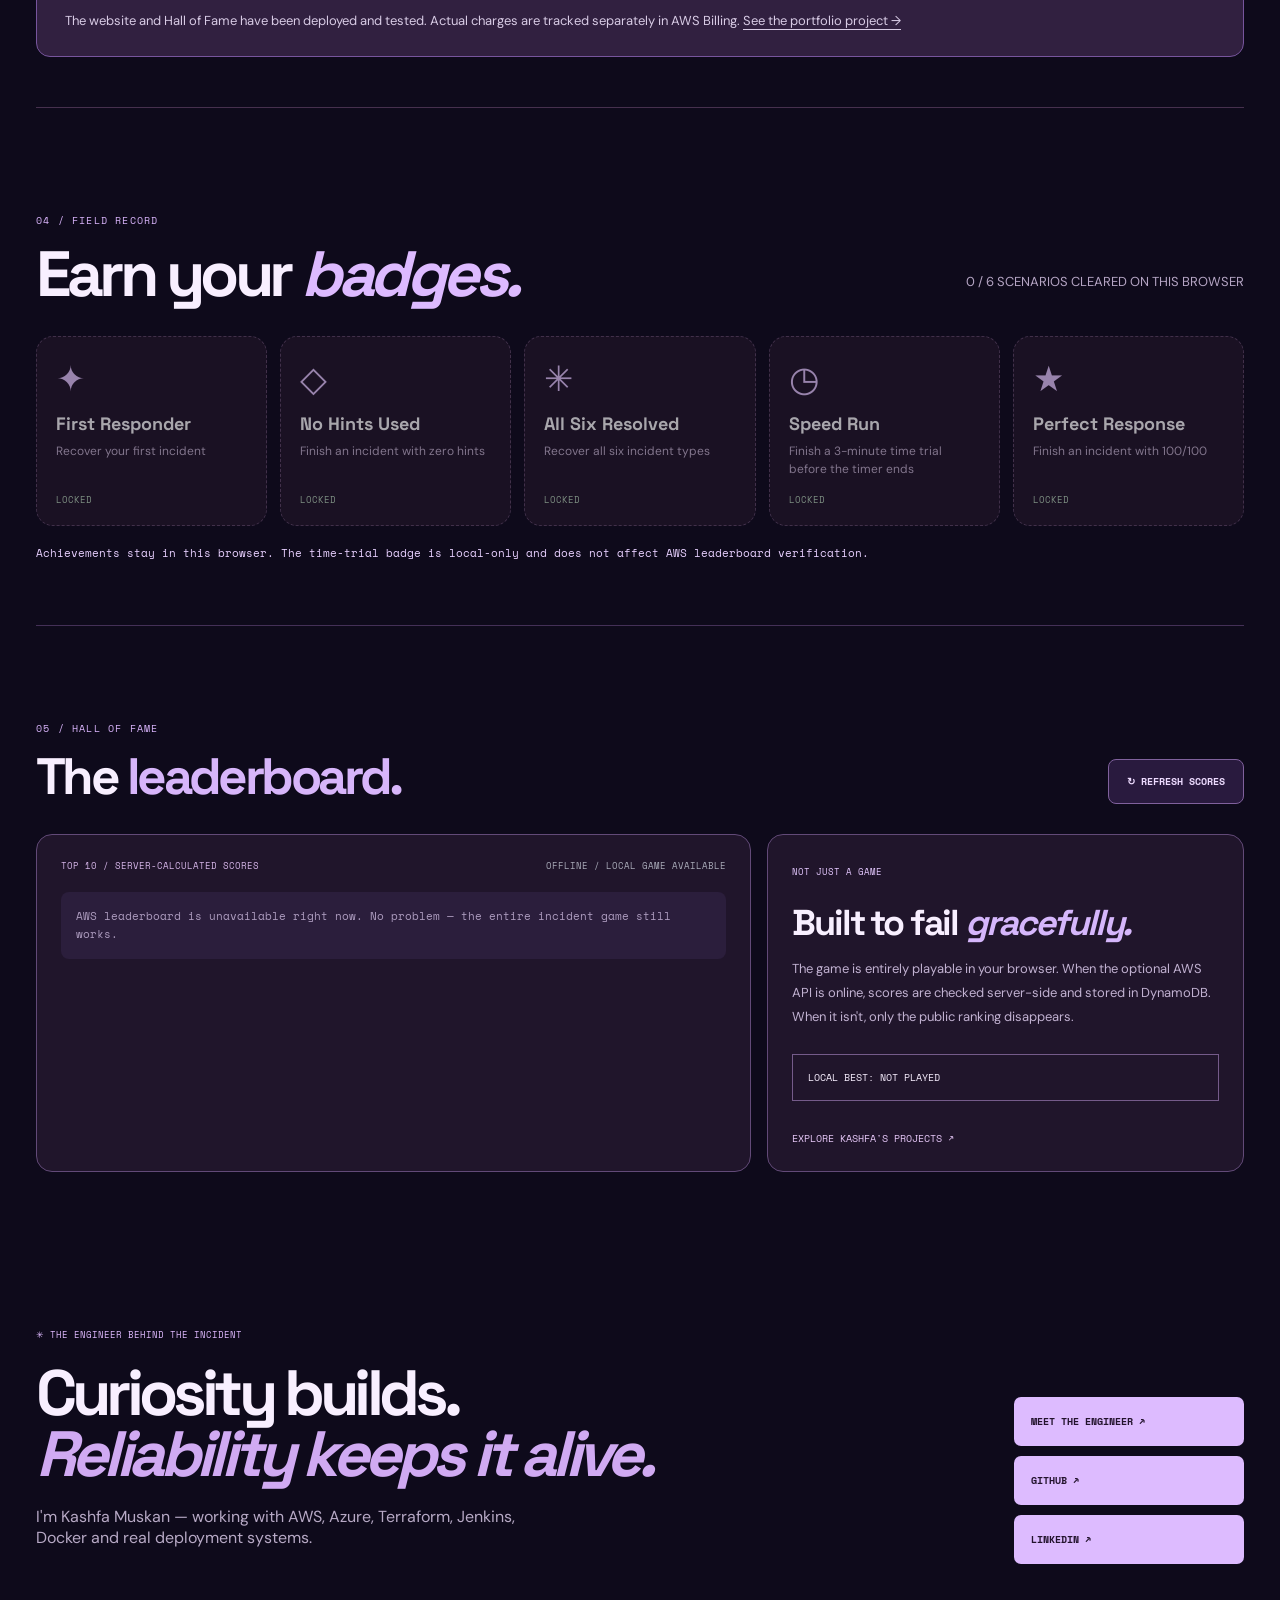
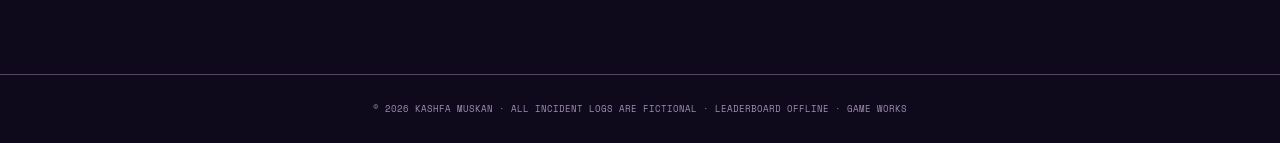
<file: game.html>
<!doctype html>
<html lang="en">
<head>
  <meta charset="utf-8"><meta name="viewport" content="width=device-width, initial-scale=1">
  <meta name="theme-color" content="#110a21"><meta name="description" content="Play Incident Zero: six hands-on simulated DevOps incidents, a typed terminal, AWS architecture explorer and optional Hall of Fame.">
  <title>The Night Shift | INCIDENT ZERO · Kashfa Muskan</title>
  <link rel="icon" href="favicon.svg" type="image/svg+xml">
  <link rel="preconnect" href="https://fonts.googleapis.com"><link rel="preconnect" href="https://fonts.gstatic.com" crossorigin>
  <link href="https://fonts.googleapis.com/css2?family=DM+Sans:wght@400;500;600;700&family=Space+Grotesk:wght@400;500;600;700&family=Space+Mono:wght@400;700&display=swap" rel="stylesheet">
  <link rel="stylesheet" href="game.css"><script src="config.js" defer></script><script src="game.js" defer></script>
</head>
<body>
  <a class="skip-link" href="#play">Skip to mission</a>
  <div class="ambient ambient-one" aria-hidden="true"></div><div class="ambient ambient-two" aria-hidden="true"></div>
  <header class="game-header">
    <a class="wordmark" href="index.html"><span class="logo">✳</span><span>INCIDENT<span class="logo-light">ZERO</span><small>BY KASHFA MUSKAN</small></span></a>
    <div class="header-actions"><span class="system-pill" id="apiBadge"><i></i> GLOBAL RANKING · CHECKING…</span><button type="button" class="theme-switch" id="themeToggle" aria-pressed="false">☾ LIGHT MODE</button><a href="index.html" class="back-link">← PORTFOLIO</a></div>
  </header>
  <main>
    <section class="masthead wrap" aria-labelledby="mastheadTitle">
      <div class="masthead-copy"><span class="eyebrow">◉ THE ON-CALL EXPERIENCE <span class="line"></span> INTERACTIVE / 2026</span><h1 id="mastheadTitle">THE <em>NIGHT</em><br>SHIFT<span class="period">.</span></h1><p>Six incidents. One terminal. You're the engineer on call. Diagnose what failed, choose your fix and earn your place in the Hall of Fame.</p><a class="built-jump" href="#how-it-works">✳ HOW I BUILT IT · SEE THE AWS STACK ↘</a><div class="masthead-pills"><span>01 / EXPLORE</span><span>02 / DIAGNOSE</span><span>03 / RECOVER</span><span>04 / POSTMORTEM</span></div></div>
      <div class="masthead-art" aria-hidden="true"><div class="radar-ring r1"></div><div class="radar-ring r2"></div><div class="radar-ring r3"></div><div class="radar-core">03<span>:</span>07 <small>AM</small></div><span class="art-label label-one">SEV-1 // ACTIVE</span><span class="art-label label-two">RELIABILITY IS A SUPERPOWER</span><span class="art-spark">✦</span></div>
    </section>
    <div class="ticker" aria-hidden="true"><div>OBSERVE ✳ INVESTIGATE ✳ DEBUG ✳ RECOVER ✳ LEARN ✳ OBSERVE ✳ INVESTIGATE ✳ DEBUG ✳ RECOVER ✳ LEARN ✳</div></div>
    <section class="wrap selection" id="play">
      <div class="section-row"><div><span class="eyebrow">01 / YOUR MISSION</span><h2>Pick an incident <span>or let chaos decide.</span></h2></div><div class="incident-controls"><button type="button" id="dailyIncident" class="random-btn">☀ TODAY'S INCIDENT</button><button type="button" id="randomIncident" class="random-btn">↝ SURPRISE ME</button><button type="button" id="timeTrial" class="random-btn" aria-pressed="false">◷ 3-MINUTE CHALLENGE</button></div></div>
      <div class="incident-select" id="incidentSelect" aria-label="Choose a simulated incident"></div>
      <div class="control-bar"><div class="control-label"><i class="led"></i><span id="currentIncident">CHOOSE A SCENARIO</span></div><div class="progress-label"><span id="stageLabel">0 / 4 CHECKPOINTS</span><div class="progress-track"><div id="progressFill"></div></div></div><div class="timer-display" id="timerDisplay" role="status">PRACTICE · NO TIMER</div><div class="score-box">SCORE <strong id="score">100</strong><span>/ 100</span></div></div>
      <div class="play-layout">
        <section class="terminal-panel" aria-labelledby="terminalHeading"><div class="terminal-top"><div class="dots"><i></i><i></i><i></i></div><span id="terminalHeading">night-shift / simulated-shell</span><span>EDUCATIONAL SANDBOX</span></div><div class="terminal-output" id="terminalOutput" role="log" aria-live="polite" aria-relevant="additions text"></div><form id="terminalForm" autocomplete="off"><label for="terminalInput">incident-zero:~$</label><input id="terminalInput" name="command" aria-label="Type a simulated terminal command" spellcheck="false" placeholder="type help and press Enter" maxlength="110" required><button type="submit">RUN ↗</button></form><div class="terminal-foot"><button id="hintButton" type="button">✳ HINT (−5)</button><button id="clearButton" type="button">CLEAR TERMINAL</button><span>↑ / ↓ COMMAND HISTORY</span></div></section>
        <aside class="mission-aside"><div class="intel-card"><div class="card-head">MISSION INTEL <span>● SIMULATED</span></div><span class="intel-label" id="intelTag">WAITING FOR INCIDENT</span><h3 id="intelTitle">Systems are on standby.</h3><p id="intelDesc">Choose a scenario or hit Surprise Me. Every terminal command runs in a safe, fictional environment — never on a real server.</p><div class="checkpoints" id="checkpoints"><div>○ INVESTIGATE</div><div>○ DIAGNOSE</div><div>○ APPLY FIX</div><div>○ VERIFY</div></div></div><div class="tip-card"><span>◈ SUPERPOWER TIP</span><p id="intelHint">Start with <code>help</code> to see available terminal commands.</p><span>THE ENGINEER'S MINDSET ↗</span></div></aside>
      </div>
      <div class="postmortem" id="postmortem" hidden><span class="eyebrow">✦ MISSION RECOVERED / AFTER ACTION REPORT</span><div class="end-header"><div><h2 id="endTitle">Production is back.</h2><p id="endMessage"></p></div><div class="end-rank"><small>YOUR RANK</small><strong id="endRank">S</strong><span id="endScore">100 / 100</span></div></div><div class="post-grid"><div><small>ROOT CAUSE</small><p id="rootCause"></p></div><div><small>THE FIX</small><p id="resolution"></p></div><div><small>PREVENTION</small><p id="prevention"></p></div></div><div class="end-actions"><label for="playerName">YOUR CALLSIGN <span>(2–24 characters; public if submitted)</span></label><input type="text" id="playerName" maxlength="24" placeholder="e.g. cloud_wizard" autocomplete="nickname"><button id="saveScore" type="button">SAVE MY SCORE ↗</button><button id="replayButton" type="button" class="outline-btn">TRY ANOTHER INCIDENT ↻</button><button id="copyResult" type="button" class="outline-btn">COPY RESULT ↗</button><button id="downloadShareCard" type="button" class="outline-btn">↓ SAVE VICTORY CARD PNG</button></div><p id="earnedBadges" class="earned-badges" aria-live="polite"></p><p id="saveMessage" class="save-message" role="status"></p><textarea id="shareResultText" hidden readonly aria-label="Copyable score text"></textarea></div>
    </section>
    <section class="wrap architecture-section" id="architecture" aria-labelledby="archHeading"><div class="section-row"><div><span class="eyebrow">02 / UNDER THE HOOD</span><h2 id="archHeading">Explore the <span>real architecture.</span></h2></div><p class="arch-intro">Click a service to see what it does, and what happens if it fails. This diagram describes the deployed hosting and leaderboard architecture — not the fictional terminal.</p></div><div class="architecture-board"><div class="arch-flow"><div class="flow-title">CODE → GLOBAL HOSTING</div><div class="node-row"><button class="arch-node" data-service="github">GITHUB</button><span class="arrow">→</span><button class="arch-node" data-service="amplify">AMPLIFY</button><span class="arrow">→</span><button class="arch-node" data-service="cdn">MANAGED CDN</button></div><div class="flow-divider">BROWSER LOADS THE GAME ↓</div><div class="node-row"><button class="arch-node" data-service="browser">BROWSER</button><span class="arrow">→</span><button class="arch-node" data-service="api">API GATEWAY</button><span class="arrow">→</span><button class="arch-node" data-service="lambda">LAMBDA</button><span class="arrow">→</span><button class="arch-node" data-service="db">DYNAMODB</button></div><small class="flow-note">CloudFront-style CDN delivery is managed by Amplify Hosting. We do not claim a separately created CloudFront distribution.</small></div><div class="arch-details" aria-live="polite"><span class="eyebrow">SERVICE INSPECTOR <span>↘</span></span><h3 id="archName">SELECT A NODE</h3><p id="archPurpose">Select any box to examine its purpose.</p><div class="arch-log"><span>WHAT TO CHECK</span><p id="archCheck">Logs, routing, configuration, health checks and permissions.</p></div><div class="arch-log"><span>FAILURE MODE</span><p id="archFailure">Actual cloud service health isn't being queried by this diagram.</p></div></div></div></section>
    <section class="wrap built-section" id="how-it-works" aria-labelledby="builtTitle">
      <div class="section-row"><div><span class="eyebrow">03 / HOW I BUILT IT</span><h2 id="builtTitle">The game is the <em>architecture.</em></h2></div><p class="arch-intro">A playable terminal in the browser, connected to a real AWS serverless Hall of Fame. Explore the architecture and its graceful offline fallback.</p></div>
      <div class="built-grid">
        <article class="built-card"><span>01 / CLIENT</span><h3>Browser simulation</h3><p>Plain JavaScript simulates incidents, command output, checkpoints, badges and share cards. No commands run on a real server.</p><small>STAYS PLAYABLE OFFLINE</small></article>
        <article class="built-card"><span>02 / API</span><h3>API Gateway</h3><p>An HTTP API routes leaderboard reads and scores to Lambda, with CORS and rate throttling configured in SAM.</p><small>OPTIONAL ONLINE FEATURE</small></article>
        <article class="built-card"><span>03 / CHECKS</span><h3>Python Lambda</h3><p>Validates callsigns and replays the command transcript to calculate server-side scores; a visitor can't simply submit “100.”</p><small>ANONYMOUS · NOT CHEAT-PROOF</small></article>
        <article class="built-card"><span>04 / STORAGE</span><h3>DynamoDB</h3><p>Stores top-10 leaderboard entries after validation. If AWS is unreachable, the browser keeps local progress and finishes the game.</p><small>GRACEFUL FALLBACK</small></article>
      </div>
      <div class="build-proof"><span>BUILD STATUS</span><strong id="howBuiltStatus">LIVE ON AWS · AMPLIFY + API GATEWAY + LAMBDA + DYNAMODB</strong><p>The website and Hall of Fame have been deployed and tested. Actual charges are tracked separately in AWS Billing. <a href="index.html#work">See the portfolio project →</a></p></div>
    </section>
    <section class="wrap badges-section" id="achievements" aria-labelledby="badgeTitle"><div class="section-row"><div><span class="eyebrow">04 / FIELD RECORD</span><h2 id="badgeTitle">Earn your <em>badges.</em></h2></div><p id="solvedCount" class="arch-intro">0 / 6 SCENARIOS CLEARED ON THIS BROWSER</p></div><ul id="achievementList" class="achievement-list" aria-label="Local gameplay achievements"></ul><p class="achievement-note">Achievements stay in this browser. The time-trial badge is local-only and does not affect AWS leaderboard verification.</p></section>
    <section class="wrap leaderboard-section" id="leaderboard" aria-labelledby="leaderTitle"><div class="section-row"><div><span class="eyebrow">05 / HALL OF FAME</span><h2 id="leaderTitle">The <em>leaderboard.</em></h2></div><button type="button" id="refreshBoard" class="random-btn">↻ REFRESH SCORES</button></div><div class="leader-grid"><div class="leader-board"><div class="leader-head"><span>TOP 10 / SERVER-CALCULATED SCORES</span><span id="leaderState">NO AWS API CONNECTED</span></div><ol id="leaderRows"><li>Global scores become available after AWS deployment. The game works without them.</li></ol></div><aside class="leader-note"><span>NOT JUST A GAME</span><h3>Built to fail <em>gracefully.</em></h3><p>The game is entirely playable in your browser. When the optional AWS API is online, scores are checked server-side and stored in DynamoDB. When it isn't, only the public ranking disappears.</p><div id="localBest">LOCAL BEST: NOT PLAYED</div><a href="index.html#work">EXPLORE KASHFA'S PROJECTS ↗</a></aside></div></section>
    <section class="wrap close-cta"><div><span>✳ THE ENGINEER BEHIND THE INCIDENT</span><h2>Curiosity builds.<br><em>Reliability keeps it alive.</em></h2><p>I'm Kashfa Muskan — working with AWS, Azure, Terraform, Jenkins, Docker and real deployment systems.</p></div><div class="close-links"><a href="index.html#about">MEET THE ENGINEER ↗</a><a href="https://github.com/KashfaMuskan329" target="_blank" rel="noopener noreferrer">GITHUB ↗</a><a href="https://linkedin.com/in/kashfa-m-868908238" target="_blank" rel="noopener noreferrer">LINKEDIN ↗</a></div></section>
  </main>
  <footer>© 2026 KASHFA MUSKAN · ALL INCIDENT LOGS ARE FICTIONAL · <span id="footerBackend">LEADERBOARD STATUS CHECKING</span></footer>
</body>
</html>
</file>
<file: styles.css>
:root{--bg:#080811;--bg2:#0e0d19;--panel:#111120;--white:#f5f2ff;--muted:#a29cb6;--muted2:#777288;--line:#2d293d;--lav:#c0aaff;--lilac:#a88cff;--cyan:#9ce9ef;--green:#b9f7c5;--red:#ff8a9e;--mono:'Space Mono',monospace;--display:'Space Grotesk',sans-serif;--body:'DM Sans',sans-serif}
*{box-sizing:border-box}html{scroll-behavior:smooth;scroll-padding-top:90px}body{margin:0;background:var(--bg);color:var(--white);font-family:var(--body);overflow-x:hidden;-webkit-font-smoothing:antialiased}button,a{touch-action:manipulation}button{font:inherit;cursor:pointer}a{color:inherit;text-decoration:none}p,h1,h2,h3,h4{margin-top:0}img,svg{max-width:100%}::selection{background:#b9a2fa;color:#0d091a}[hidden]{display:none!important}.shell{width:min(1430px,calc(100% - 110px));margin:auto}.skip-link{position:absolute;top:-55px;left:15px;z-index:9999;background:white;color:black;padding:12px}.skip-link:focus{top:12px}:focus-visible{outline:2px solid #d2b3ff;outline-offset:4px}
.background-noise{pointer-events:none;position:fixed;z-index:80;inset:0;opacity:.19;background-image:url("data:image/svg+xml,%3Csvg viewBox='0 0 170 170' xmlns='http://www.w3.org/2000/svg'%3E%3Cfilter id='n'%3E%3CfeTurbulence type='fractalNoise' baseFrequency='.72' numOctaves='3' stitchTiles='stitch'/%3E%3C/filter%3E%3Crect width='100%25' height='100%25' filter='url(%23n)' opacity='.17'/%3E%3C/svg%3E")} .mouse-ambient{position:fixed;pointer-events:none;inset:0;z-index:0;background:radial-gradient(550px circle at var(--mouse-x,65%) var(--mouse-y,30%),rgba(126,99,215,.064),transparent 68%)}
@media(pointer:fine){body.has-custom-cursor,body.has-custom-cursor a,body.has-custom-cursor button,body.has-custom-cursor [role="tab"]{cursor:none}.cursor-dot{position:fixed;left:0;top:0;z-index:200;width:7px;height:7px;border-radius:100%;background:#dfd4ff;pointer-events:none;transform:translate(-50%,-50%);mix-blend-mode:difference}.cursor-ring{position:fixed;left:0;top:0;z-index:199;width:43px;height:43px;border:1px solid #d1c0ffb5;border-radius:50%;pointer-events:none;display:grid;place-items:center;transform:translate(-50%,-50%);transition:width .25s,height .25s,background .25s,border-color .25s;backdrop-filter:blur(1px)}.cursor-ring span{font:8px var(--mono);display:none}.cursor-ring.cursor-hover{width:84px;height:84px;background:#ac94f126;border-color:#d1c0ff}.cursor-ring.cursor-hover span{display:block}}@media(pointer:coarse){.cursor-dot,.cursor-ring{display:none}}
/* navigation */
.topbar{position:fixed;z-index:100;width:100%;top:0;left:0;border-bottom:1px solid rgba(205,180,255,.11);background:rgba(9,9,19,.76);backdrop-filter:blur(23px);-webkit-backdrop-filter:blur(23px);transition:background .2s}.topbar.scrolled{background:#0b0a17ec}.navbar{height:88px;display:flex;align-items:center;justify-content:space-between;gap:30px}.brand{display:inline-flex;align-items:center;gap:13px;flex-shrink:0}.brand-glyph{display:grid;place-items:center;width:51px;height:51px;border:1px solid #6d5c95;background:linear-gradient(145deg,#221931,#100f1a);font:700 31px var(--display);letter-spacing:-4px;position:relative}.brand-glyph span{color:var(--lav);font-size:20px;position:absolute;top:-8px;right:-7px;letter-spacing:0}.brand-copy{font:700 18px/1.1 var(--display);letter-spacing:.08em}.brand-pip{color:var(--lav)}.brand-copy small{font:9px/2 var(--mono);letter-spacing:.12em;color:#a49ab9;display:block}.nav-links{display:flex;gap:clamp(10px,2.3vw,33px);align-items:center}.nav-links>a{font:10px var(--mono);letter-spacing:.01em;color:#b5aec6;white-space:nowrap;transition:color .2s}.nav-links>a:hover,.nav-links>a:focus-visible{color:white}.nav-links>a.nav-game{color:#0b0916;background:var(--lav);padding:16px 18px;font-weight:700;letter-spacing:.02em;border:1px solid var(--lav);box-shadow:0 4px 32px #9880e72f}.nav-game span{padding-left:15px}.nav-links>a.nav-game:hover{background:#e3d9ff}.mobile-nav-toggle{display:none}
/* hero */
.hero{min-height:880px;position:relative;overflow:hidden;border-bottom:1px solid #2c263d;background:radial-gradient(ellipse 54% 60% at 73% 54%,#221b3b 0,#0d0b1c 72%,transparent 100%),linear-gradient(135deg,#0a0912,#0b0a14 65%)}.hero-grid{position:absolute;inset:0;pointer-events:none;background-image:linear-gradient(#b4a3d00a 1px,transparent 1px),linear-gradient(90deg,#b4a3d00a 1px,transparent 1px);background-size:68px 68px;mask-image:linear-gradient(to right,transparent 10%,black 85%)}.hero-light{position:absolute;width:60vw;height:50vw;right:-23%;top:-33%;background:radial-gradient(circle,#b1a1ff12,transparent 68%);pointer-events:none}.hero-shell{padding-top:180px;min-height:805px;display:grid;grid-template-columns:1.02fr .98fr;position:relative;align-items:center}.hero-left{position:relative;z-index:3;padding-bottom:30px}.eyebrow,.hero-available,.hero-bottom-line,.hero-footer,.hero-corner-label,.hero-vertical-label{font:10px var(--mono);letter-spacing:.09em}.eyebrow{display:flex;align-items:center;gap:12px;color:#c9bbf0}.eyebrow-line{width:24px;height:1px;background:var(--lav)}.eyebrow-spark{font-size:14px}.hero-available{display:inline-flex;align-items:center;gap:10px;background:#202034;border:1px solid #5a4a7a;color:#d6cbea;margin-top:46px;margin-bottom:22px;padding:10px 13px;font-size:9px}.availability-dot,.status-pulse{display:inline-block;width:7px;height:7px;border-radius:50%;background:#baffca;box-shadow:0 0 0 5px #baffca19,0 0 16px #a7ffb66e}.tiny-star{color:var(--lav)}.hero h1{font:700 clamp(58px,5.65vw,105px)/.97 var(--display);letter-spacing:-.075em;margin:0 0 27px;white-space:nowrap;position:relative;z-index:3}.outline-word{color:transparent;-webkit-text-stroke:1.8px #c5bfdc}.alive-word{color:#d5c5ff;font-style:italic;position:relative}.alive-word::after{content:'';height:8px;width:93%;position:absolute;left:8px;bottom:1px;background:linear-gradient(90deg,#ae8aff,#8fcbd0);opacity:.56;transform:rotate(-1.2deg);z-index:-1}.hero-stop{color:var(--cyan)}.hero-subtitle{max-width:585px;color:#bbb4c9;line-height:1.84;font-size:15px;margin-bottom:28px}.hero-subtitle strong{color:#f3effd;font-weight:600}.hero-ctas,.contact-actions{display:flex;gap:12px;align-items:center;flex-wrap:wrap}.btn{display:inline-flex;align-items:center;justify-content:space-between;gap:25px;min-height:56px;padding:0 23px;border:1px solid transparent;font:700 11px var(--mono);letter-spacing:.025em;transition:background .2s,color .2s,transform .2s,box-shadow .2s}.btn:hover{transform:translateY(-3px)}.btn span{font-size:19px;font-weight:400}.btn-primary{background:#cfbbff;border-color:#dfd3ff;color:#130d20;box-shadow:0 7px 32px #9e86e023}.btn-primary:hover{background:#e6dbff;box-shadow:0 9px 38px #9e86e04a}.btn-secondary{background:#ffffff06;border-color:#5d526f;color:#f1ecfa}.btn-secondary:hover{background:#ffffff15;border-color:#c5b0e7}.hero-bottom-line{margin-top:59px;display:flex;align-items:center;gap:15px;color:#d7d0e8}.mini-avatars{display:flex;padding-left:5px}.mini-avatars span{margin-left:-5px;width:37px;height:37px;border-radius:50%;background:#29203f;border:2px solid #141023;display:grid;place-items:center;font:700 9px var(--mono);color:#d4baff}.mini-avatars span:nth-child(2){background:#233143;color:#a5e7ff}.mini-avatars span:nth-child(3){background:#283329;color:#bdfdc4}.hero-bottom-line strong{display:block;font-size:9px;letter-spacing:.04em}.hero-bottom-line small{display:block;font:8px/2 var(--mono);color:#9e97b0}.hero-right{height:600px;position:relative;min-width:0}.hero-corner-label{position:absolute;top:25px;right:20px;color:#807a91}.hero-vertical-label{position:absolute;right:-31px;top:50%;transform:translateY(-50%) rotate(90deg);color:#635d79;font-size:8px}.orbit-scene{position:absolute;inset:0;perspective:900px;transform-style:preserve-3d;isolation:isolate;--px:0deg;--py:0deg;transform:rotateY(var(--px)) rotateX(var(--py));transition:transform .3s}.core-glow{position:absolute;width:470px;height:470px;left:50%;top:51%;transform:translate(-50%,-50%);background:radial-gradient(circle,#af9bff3e,transparent 65%);filter:blur(30px)}.core-sphere{position:absolute;width:246px;height:246px;left:50%;top:49%;transform:translate(-50%,-50%);border-radius:50%;background:radial-gradient(circle at 27% 19%,#d8caff 0,#977ab9 12%,#443b79 29%,#1b2246 58%,#10132c 78%,#060c17 100%);box-shadow:inset -20px -25px 55px #020308c9,inset 8px 10px 32px #d3c0fd73,0 0 80px #9d80e74d,0 0 0 1px #c7b3fb6b;display:grid;place-items:center;animation:sphere-float 6s ease-in-out infinite}.core-sphere>span{font:700 66px var(--display);letter-spacing:-9px;color:#f7f3ffdb;text-shadow:0 5px 24px #fff8;transform:translateX(-4px)}.core-sphere>span span{display:inline-block;font-size:19px;color:#cdffdc;position:relative;top:-48px;letter-spacing:0;left:5px}.sphere-shine{position:absolute;inset:11px;border:1px solid #ffffff2e;border-radius:50%;transform:rotate(-25deg)}.sphere-ring{position:absolute;width:136%;height:47%;border:1.4px solid #dbbfff80;border-radius:50%;transform:rotate(-32deg) rotateX(60deg);box-shadow:0 0 20px #bd97ff43}.orbit{position:absolute;left:50%;top:49%;border:1px solid #aa93e742;border-radius:50%;transform-style:preserve-3d;pointer-events:none}.orbit-a{width:410px;height:410px;margin:-205px 0 0 -205px;transform:rotate(32deg) rotateX(63deg);box-shadow:0 0 25px #8f70df23;animation:orbit-a 11s linear infinite}.orbit-b{width:530px;height:530px;margin:-265px 0 0 -265px;transform:rotate(-38deg) rotateY(68deg);border-color:#a1e6ef38;animation:orbit-b 16s linear infinite}.orbit-c{width:580px;height:580px;margin:-290px 0 0 -290px;transform:rotate(-18deg) rotateX(70deg);border-color:#9b87d932;animation:orbit-a 20s linear infinite reverse}.orbit-trace{position:absolute;left:50%;top:49%;width:640px;height:640px;margin:-320px 0 0 -320px;border-radius:50%;border:1px dashed #8c79b423}.scene-satellite{position:absolute;font-size:14px;color:#d4c8ff;filter:drop-shadow(0 0 13px #b89cff)}.satellite-one{left:22%;top:17%;animation:twinkle 3s infinite}.satellite-two{right:13%;top:63%;animation:twinkle 2.6s infinite 1s}.satellite-three{left:24%;bottom:18%;animation:twinkle 2.6s infinite 1.5s}.scene-card{position:absolute;background:#141425d9;backdrop-filter:blur(18px);border:1px solid #77709c76;box-shadow:0 19px 40px #0303097d,0 0 25px #836cd524;display:flex;align-items:center;gap:11px;padding:13px 16px;transform:rotate(-5deg);animation:card-float 5s ease-in-out infinite}.scene-card small{font:8px var(--mono);color:#aaa1c3;display:block;margin-bottom:7px;letter-spacing:.09em}.scene-card strong{font:700 11px var(--mono);color:white;white-space:nowrap}.scene-card strong i{width:6px;height:6px;background:#9effaa;display:inline-block;border-radius:50%}.scene-card-top{top:19%;left:5%}.scene-card-bottom{bottom:18%;right:1%;transform:rotate(5deg);animation-delay:-2s}.scene-card-icon{border:1px solid #6a5b9d;width:39px;height:39px;display:grid;place-items:center;color:#dbcfff;font-size:23px}.cloud-outline{font-size:31px;color:#a9eaff}.scene-card em{font-style:normal;color:var(--lav)}.scene-card .status-pulse{margin-left:9px}.scene-axis{position:absolute;font:8px var(--mono);color:#67617f;letter-spacing:.08em}.axis-x{left:12%;bottom:9%}.axis-y{right:5%;top:18%}.scene-plane{position:absolute;border:1px dashed #d4baff11;width:650px;height:650px;top:50%;left:50%;transform:translate(-50%,-50%) rotateX(76deg) rotateZ(32deg)}.scene-plane-front{transform:translate(-50%,-50%) rotateY(74deg) rotateZ(-15deg)}.hero-footer{position:relative;z-index:4;display:flex;justify-content:space-between;align-items:center;min-height:72px;border-top:1px solid #817b951f;color:#9791a8;font-size:9px}.hero-footer a{color:#ddd2f5}.down-arrow{display:inline-block;font-size:21px;margin-left:17px;animation:nudge 2s infinite}
/* marquee */
.tech-marquee{border-bottom:1px solid #4b3d70;border-top:1px solid #4b3d70;background:#bda5f6;color:#0f0b19;overflow:hidden;height:64px;display:flex;align-items:center}.marquee-track{display:flex;gap:30px;align-items:center;white-space:nowrap;min-width:max-content;animation:marquee 36s linear infinite}.marquee-track span{font:700 14px var(--mono);letter-spacing:-.02em}.marquee-track b{font-size:21px}
/* shared sections */
.section{position:relative;padding:128px 0}.section-overline{border-top:1px solid #62597174;display:flex;justify-content:space-between;align-items:center;padding-top:17px;margin-bottom:75px;color:#d5c9f3;font:10px var(--mono);letter-spacing:.11em}.section-overline-end{color:#8b839e}.section h2{font:700 clamp(48px,6vw,104px)/.97 var(--display);letter-spacing:-.075em}.italic-bright{font-style:italic;color:var(--lav)}.outline-small{color:transparent;-webkit-text-stroke:1px #baadce}.text-dot{color:var(--lav)}.reveal{opacity:0;transform:translateY(30px);transition:opacity .7s ease,transform .7s cubic-bezier(.16,1,.3,1)}.reveal.is-visible{opacity:1;transform:translateY(0)}
/* about */
.about-section{background:#0d0c17}.about-layout{display:grid;grid-template-columns:1.35fr .65fr;gap:clamp(30px,6vw,100px);align-items:start}.hello-tag,.contact-eyebrow{font:10px var(--mono);letter-spacing:.12em;color:var(--lav);margin-bottom:31px}.hello-tag span{margin-left:20px;font-size:17px}.about-main h2{margin-bottom:28px}.about-lead{font-size:20px;line-height:1.7;color:#e3d9ef;max-width:690px}.about-extra{font-size:15px;line-height:1.93;color:#9e97b0;max-width:670px}.text-link{display:inline-flex;gap:25px;align-items:center;border-bottom:1px solid #d1b9ff;padding:14px 0;color:#e1d4f7;font:11px var(--mono);margin-top:12px}.text-link span{font-size:18px}.about-side{padding-top:7px}.identity-frame{position:relative;overflow:hidden;border:1px solid #695886;background:linear-gradient(155deg,#26223e,#11101e 62%,#1e1b2e);padding:24px;min-height:380px;box-shadow:16px 16px 0 #a48ce50a}.identity-frame::after{content:'';position:absolute;inset:0;background:repeating-linear-gradient(0deg,transparent 0 23px,#c6b3fc0c 24px),repeating-linear-gradient(90deg,transparent 0 23px,#c6b3fc0c 24px);pointer-events:none}.identity-top,.identity-bottom{display:flex;justify-content:space-between;align-items:center;position:relative;z-index:2;font:9px var(--mono);letter-spacing:.08em;color:#c6bddb}.identity-star{font-size:25px;color:#c7b0ff}.identity-orb{position:relative;display:grid;place-items:center;width:160px;height:160px;margin:25px auto 20px;border-radius:50%;background:radial-gradient(circle at 30% 25%,#d5b9ff,#655b93 35%,#1a1740 65%,#0c0e1c);box-shadow:0 0 70px #a088e751;transform:rotate(-7deg);font:700 51px var(--display)}.identity-orb span{z-index:2}.identity-ring{position:absolute;width:220px;height:75px;border-radius:50%;border:1px solid #ccb3ff88;transform:rotate(-31deg)}.identity-name{font:700 clamp(32px,3.4vw,49px)/.98 var(--display);letter-spacing:-.07em;margin-bottom:20px;position:relative;z-index:2}.identity-bottom{border-top:1px solid #75648a;padding-top:14px;font-size:8px}.about-card-label{font:10px var(--mono);color:#9a93a9;line-height:2;margin-top:20px}.about-card-label span{color:#d2c1ec}.proof-strip{border-top:1px solid #3a344a;border-bottom:1px solid #3a344a;margin-top:95px;display:grid;grid-template-columns:repeat(3,1fr) .8fr}.proof-strip>div{border-right:1px solid #3a344a;padding:26px 25px 23px}.proof-strip>div:first-child{padding-left:0}.proof-strip>div:last-child{border-right:0;padding-right:0}.proof-strip strong{font:700 clamp(35px,4vw,68px) var(--display);letter-spacing:-.08em;display:block}.proof-strip strong span{color:var(--lav)}.proof-strip small{font:9px/1.9 var(--mono);color:#a49ab3}.proof-note{display:flex;align-items:center;gap:15px}.proof-note>span{font-size:45px;color:#b8a2ff}.proof-note p{font:10px/1.8 var(--mono);color:#9e95b2;margin:0}
/* skills */
.expertise-section{background:radial-gradient(circle at 89% 52%,#34234448,transparent 55%),#080811}.section-intro,.work-heading{display:flex;justify-content:space-between;align-items:end;gap:35px;margin-bottom:57px}.section-intro h2,.work-heading h2{margin-bottom:0}.section-intro p,.work-heading p{max-width:310px;color:#a49eb4;line-height:1.85;font-size:15px;margin:0 0 8px}.expertise-dashboard{display:grid;grid-template-columns:36% 64%;border:1px solid #443a5b;min-height:485px;background:#100e1d}.expertise-tabs{display:flex;flex-direction:column;border-right:1px solid #443a5b}.expertise-tab{padding:20px 27px;display:flex;align-items:center;gap:18px;text-align:left;background:none;border:0;border-bottom:1px solid #433a57;color:#a9a1bc;font:600 clamp(12px,1.2vw,16px) var(--display);min-height:25%;transition:background .2s,color .2s}.expertise-tab:last-child{border-bottom:0}.expertise-tab:hover{color:white;background:#1b172b}.expertise-tab.is-selected{background:linear-gradient(90deg,#332744,#191526);color:white;border-left:3px solid #d5c0ff;padding-left:24px}.tab-index{font:10px var(--mono);color:#bba5dd}.tab-icon{margin-left:auto;font-size:21px;color:#bcabdd}.expertise-detail{min-width:0}.detail-top,.detail-bottom{display:flex;justify-content:space-between;align-items:center;padding:21px 28px;font:9px var(--mono);color:#a79cbc;border-bottom:1px solid #40384e}.detail-indicator i{background:#b7ffc9;width:7px;height:7px;display:inline-block;border-radius:50%;margin-right:7px}.detail-inner{display:grid;grid-template-columns:1.05fr .95fr;min-height:338px}.detail-copy{padding:48px 13px 25px 34px}.detail-caption{font:9px var(--mono);color:#b9a9d5;letter-spacing:.08em}.detail-copy h3{font:700 clamp(29px,3vw,47px)/1 var(--display);letter-spacing:-.06em;margin:22px 0}.detail-copy h3 em{font-style:italic;color:var(--lav)}.detail-copy p{font-size:13px;line-height:1.75;color:#aaa3b8;max-width:350px}.detail-tags{display:flex;gap:7px;flex-wrap:wrap;margin-top:24px}.detail-tags span{border:1px solid #645675;background:#241d37;padding:9px 10px;color:#d4c5ed;font:9px var(--mono)}.skill-art{position:relative;overflow:hidden;min-height:310px;display:grid;place-items:center}.art-grid{position:absolute;inset:0;background:radial-gradient(circle at 50% 50%,#4d2b7952,transparent 64%),linear-gradient(#b59ae20d 1px,transparent 1px),linear-gradient(90deg,#b59ae20d 1px,transparent 1px);background-size:auto,26px 26px,26px 26px}.art-ring{position:absolute;width:230px;height:230px;border-radius:50%;border:1px solid #aa8ce85b;animation:art-spin 15s linear infinite;box-shadow:0 0 40px #a88aff17}.art-ring::before{content:'✳';position:absolute;color:#d4b4ff;top:-12px;left:50%;font-size:18px}.art-ring-two{width:180px;height:180px;transform:rotateX(60deg) rotate(-30deg);border-color:#a0e9ec7a;animation-duration:10s;animation-direction:reverse}.skill-art-symbol{font:120px var(--display);color:#bda6f8;filter:drop-shadow(0 0 40px #c1a9ff65);z-index:1}.art-mini{position:absolute;font:8px var(--mono);color:#b19fcc}.art-mini-a{top:37px;left:30px}.art-mini-b{bottom:25px;right:24px}.detail-bottom{border-top:1px solid #40384e;border-bottom:none}
/* work */
.work-section{background:#0d0c17}.work-grid{display:grid;grid-template-columns:repeat(2,minmax(0,1fr));gap:20px}.work-card{min-width:0;border:1px solid #514464;background:linear-gradient(145deg,#171321,#0d0b17);position:relative;overflow:hidden;transition:border-color .2s,box-shadow .2s,transform .2s;transform-style:preserve-3d}.work-card:hover{border-color:#b7a1e3;box-shadow:0 18px 65px #0007,0 0 35px #7559b01a}.work-card-header{display:flex;justify-content:space-between;align-items:center;padding:22px 23px;font:10px var(--mono);color:#cdc0e5;gap:10px}.work-badge{font:8px var(--mono);color:#c3e7d0;background:#173027;padding:7px 9px;border:1px solid #487158}.work-badge-progress{color:#decda8;background:#30291a;border-color:#776947}.work-visual{height:240px;border-top:1px solid #47385c;border-bottom:1px solid #47385c;position:relative;overflow:hidden;background:#100d20}.work-visual::before{content:'';position:absolute;inset:0;background-image:linear-gradient(#a389bf0c 1px,transparent 1px),linear-gradient(90deg,#a389bf0c 1px,transparent 1px);background-size:34px 34px}.pipeline-art{background:radial-gradient(ellipse at 50% 70%,#4c31617a,#130f20 63%)}.pipeline-label{position:absolute;top:22px;left:25px;font:9px var(--mono);color:#b2a0db}.pipeline-rail{position:absolute;top:88px;left:50%;transform:translateX(-50%);display:flex;align-items:center;gap:0}.pipeline-node{width:82px;height:78px;border:1px solid #8a75bc;background:#211832;display:grid;justify-items:center;align-content:center;gap:4px;box-shadow:0 0 27px #a48aff22}.pipeline-node>span{font:31px var(--display);color:#d5c4ff}.pipeline-node small{font:7px var(--mono);color:#ccbce3}.pipeline-join{width:32px;height:1px;background:linear-gradient(90deg,#9989e6,#b4edca);position:relative}.pipeline-join::after{content:'›';position:absolute;right:-1px;top:-12px;color:#b1efce}.success-node{border-color:#85d7b5;box-shadow:0 0 35px #78ffc133}.success-node>span{color:#b5ffcb}.pipeline-console{position:absolute;bottom:19px;left:25px;right:25px;display:flex;justify-content:space-between;font:9px var(--mono);color:#aca2bf}.pipeline-console span{color:#b8ffcb}.reliability-art{background:radial-gradient(circle at 50% 52%,#3b3163,#0d0e20 65%);display:grid;place-items:center}.shield-icon{font-size:120px;color:#c6b3ff;text-shadow:0 0 55px #a8a0f882;z-index:2;line-height:1}.lock-orbit{position:absolute;width:250px;height:125px;border:1px solid #aa90d17a;border-radius:50%;transform:rotate(-29deg)}.lock-orbit-b{transform:rotate(40deg);border-color:#94e5eb5c}.reliability-label{position:absolute;bottom:19px;right:20px;text-align:right;font:9px/1.6 var(--mono);color:#b4a5c9}.monitoring-art{padding:20px 26px;background:radial-gradient(ellipse at 45% 110%,#39305b,#130f1f)}.monitor-art-top{display:flex;justify-content:space-between;font:9px var(--mono);color:#d2bff2}.monitor-art-top span{color:#8f839f}.monitoring-art svg{position:absolute;left:3%;top:27%;width:94%;height:145px;filter:drop-shadow(0 0 14px #a989f34f)}.monitor-art-bottom{position:absolute;bottom:18px;left:26px;display:flex;gap:18px;font:8px var(--mono);color:#b6a7cf}.terraform-art{display:grid;place-items:center;background:radial-gradient(circle at 45% 50%,#372451,#130f1f 67%)}.tf-central{z-index:2;width:98px;height:98px;border:1px solid #b7a4e7;background:#272039;display:grid;place-items:center;color:#e8dfff;font:700 50px var(--display);box-shadow:0 0 55px #aa92fc4d;transform:rotate(-12deg)}.tf-central span{color:#be9dff}.tf-wire{position:absolute;top:50%;left:50%;height:2px;background:#a78bce;transform-origin:0 50%;width:160px}.tf-wire-a{transform:rotate(-44deg)}.tf-wire-b{transform:rotate(30deg)}.tf-wire-c{transform:rotate(154deg)}.tf-node{position:absolute;font:9px var(--mono);color:#e4d8f4;border:1px solid #715c90;background:#231a32;padding:12px 15px;z-index:2}.tf-node-a{top:22px;right:22%}.tf-node-b{bottom:36px;right:16%}.tf-node-c{left:13%;bottom:55px}.terraform-caption{position:absolute;bottom:15px;left:20px;font:8px var(--mono);color:#a399b4}.work-card-content{padding:29px 28px 33px}.work-kicker{font:9px var(--mono);color:#b7a1d5;letter-spacing:.08em}.work-card h3{font:700 clamp(26px,2.7vw,39px)/1.15 var(--display);letter-spacing:-.05em;margin:16px 0}.work-card p{font-size:14px;color:#aca5ba;line-height:1.78;max-width:520px}.work-expand{background:none;border:0;border-bottom:1px solid #c9b4e5;padding:13px 0 9px;color:#e0cbff;font:700 10px var(--mono);display:flex;gap:27px;align-items:center;margin-top:18px}.work-expand span{font:20px var(--display)}.work-detail{border-top:1px solid #554567;margin-top:27px;padding-top:18px}.work-detail strong{color:#decaff;display:block;font:9px var(--mono);margin-bottom:7px;letter-spacing:.06em}.work-detail p{margin-bottom:16px;font-size:13px}.work-confidential{text-align:right;font:10px/1.7 var(--mono);color:#89819e;margin-top:24px}
/* experience */
.experience-section{background:#090911}.experience-layout{display:grid;grid-template-columns:.85fr 1.15fr;gap:12%}.experience-heading h2{margin-bottom:25px}.experience-heading>p{font-size:16px;line-height:1.85;color:#aaa3b8;max-width:450px}.education-box{background:#1a162a;border:1px solid #5b4b73;padding:22px 23px;margin-top:49px;max-width:390px}.education-box span,.education-box small{font:9px var(--mono);color:#b7accd;display:block}.education-box strong{font:700 17px var(--display);display:block;margin:12px 0}.timeline{border-left:1px solid #62547d;margin-left:16px;padding-left:40px}.timeline-item{position:relative;padding-bottom:46px}.timeline-item:last-child{padding-bottom:0}.timeline-circle{position:absolute;width:13px;height:13px;border-radius:50%;top:4px;left:-47px;border:2px solid var(--lav);background:#090911;box-shadow:0 0 0 7px #b19cff0e}.timeline-time{font:10px var(--mono);color:#bd9ef0;letter-spacing:.09em}.timeline h3{font:700 26px var(--display);letter-spacing:-.04em;margin:12px 0 5px}.timeline h4{font:12px var(--mono);color:#c2b5d4;margin-bottom:15px}.timeline p{font-size:14px;color:#9790a7;line-height:1.85;max-width:490px;margin:0}
/* mission */
.mission-section{background:#0d0c17}.section-red-dot{color:#f5a8b4}.section-red-dot span{width:7px;height:7px;border-radius:50%;display:inline-block;background:#ff8092;box-shadow:0 0 12px #ff8092;margin-right:7px;animation:twinkle 2s infinite}.mission-panel{position:relative;overflow:hidden;display:grid;grid-template-columns:1.02fr .98fr;gap:35px;min-height:620px;padding:70px 56px;border:1px solid #975a7c;background:radial-gradient(ellipse 49% 80% at 80% 40%,#3d1d3d,#14101e 76%),linear-gradient(125deg,#201223,#090b13);box-shadow:inset 0 0 100px #3e153822}.mission-panel::before{content:'';position:absolute;inset:0;pointer-events:none;background:linear-gradient(90deg,transparent 49.9%,#f5a0b311 50%,transparent 50.1%),linear-gradient(0deg,transparent 49.9%,#f5a0b311 50%,transparent 50.1%);background-size:80px 80px;mask-image:linear-gradient(90deg,transparent,#000)}.mission-scanlines{position:absolute;pointer-events:none;inset:0;background:repeating-linear-gradient(0deg,transparent 0px,transparent 3px,#f4bed008 4px);opacity:.7}.mission-copy{position:relative;z-index:2;align-self:center}.mission-mini{color:#faa4b1;font:10px var(--mono);letter-spacing:.1em}.mission-copy h2{font-size:clamp(52px,5vw,83px);margin:26px 0;letter-spacing:-.07em}.mission-copy h2 span{color:#ffadbf;font-style:italic}.mission-period{color:#ffadbf}.mission-copy p{font-size:15px;color:#c6b4c2;line-height:1.88;max-width:510px}.mission-actions{display:flex;gap:18px;align-items:center;flex-wrap:wrap;margin-top:28px}.btn-mission{background:#ffb7c8;color:#29121e;border:1px solid #ffd2da}.btn-mission:hover{background:#ffd0db}.mission-actions>span{font:9px var(--mono);color:#b9a6b7}.mission-screen{width:100%;max-width:470px;border:1px solid #b86f8e;box-shadow:23px 24px 0 #ff9bb10e,0 12px 65px #080409a1;background:#160f1f;align-self:center;justify-self:center;transform:rotate(4deg);position:relative}.mission-screen-top,.mission-screen-footer{padding:17px 17px;display:flex;justify-content:space-between;gap:10px;border-bottom:1px solid #6e3c55;color:#ffb1c6;font:9px var(--mono)}.mission-screen-top span:last-child{color:#a68da5}.mission-screen-body{height:340px;display:flex;flex-direction:column;align-items:center;justify-content:center;position:relative}.radar-rings{width:220px;height:220px;position:relative;display:grid;place-items:center}.radar-rings>div{position:absolute;border:1px solid #e8789980;border-radius:50%;width:100%;height:100%;animation:radar-pulse 3s ease-out infinite}.radar-rings>div:nth-child(2){width:70%;height:70%;animation-delay:.5s}.radar-rings>div:nth-child(3){width:43%;height:43%;animation-delay:1s}.radar-rings>span{font:700 82px var(--display);color:#ffb3be;text-shadow:0 0 30px #f77b9a}.mission-screen-code{position:absolute;bottom:4px;left:22px;display:flex;flex-direction:column;gap:5px;font:10px var(--mono);color:#9e90a0}.mission-screen-code strong{font-size:21px;color:#ffafbd}.mission-screen-code small{font:9px var(--mono);color:#b99cae}.mission-screen-footer{border-top:1px solid #6e3c55;border-bottom:none}.blink-red{animation:twinkle 1.7s infinite}.mission-micro{font:10px/2 var(--mono);color:#bba5b5;margin:22px 0 0}.mission-micro span{color:#f5b6bf}
/* contact */
.contact-section{background:radial-gradient(ellipse at 85% 20%,#31224b,#0c0a15 57%);padding-bottom:125px}.contact-main{text-align:center}.contact-main h2{font-size:clamp(58px,8vw,130px);margin-bottom:24px}.contact-main p{max-width:540px;margin:0 auto 30px;color:#b1a9c1;line-height:1.8;font-size:16px}.contact-actions{justify-content:center}.site-footer{background:#090912;border-top:1px solid #554866}.footer-content{display:flex;justify-content:space-between;align-items:center;min-height:115px;gap:25px}.footer-logo{font:700 33px var(--display);letter-spacing:-.08em}.footer-logo span{font-size:13px;color:#bda2ff;position:relative;top:-17px;letter-spacing:0}.footer-content>div{text-align:center}.footer-content>div span,.footer-content>div small{font:10px/2 var(--mono);color:#bcb2cd;display:block}.footer-content>div small{font-size:8px;color:#827c95}.footer-content>a:last-child{font:10px var(--mono);color:#d0c3e6}
/* game modal */
body.game-open{overflow:hidden}.game-overlay{position:fixed;z-index:150;inset:0;display:grid;place-items:center;padding:23px}.game-backdrop{position:absolute;inset:0;background:#050309ed;backdrop-filter:blur(18px)}.game-dialog{width:min(1170px,100%);max-height:min(890px,calc(100dvh - 30px));overflow:auto;position:relative;background:#0d0b15;border:1px solid #7c647f;box-shadow:0 30px 100px #000e;outline:0}.game-top{display:flex;justify-content:space-between;align-items:center;border-bottom:1px solid #514156;padding:20px 26px;background:#15101d}.game-brand{display:flex;gap:12px;align-items:center;font:700 15px var(--mono);letter-spacing:.07em}.game-logo{font-size:25px;color:#ffb5c3}.game-brand small{display:block;font:9px/1.8 var(--mono);color:#b9a4be}.game-top-right{display:flex;align-items:center;gap:22px}.game-sev{font:10px var(--mono);color:#ffb7c7}.game-sev>span{display:inline-block;width:7px;height:7px;border-radius:50%;background:#ff8497;margin-right:5px}.game-close{border:1px solid #66566c;background:transparent;color:white;width:37px;height:37px;display:grid;place-items:center}.game-main{display:grid;grid-template-columns:280px minmax(0,1fr)}.game-sidebar{display:flex;flex-direction:column;gap:25px;background:#171221;border-right:1px solid #514156;padding:27px 24px}.game-side-heading,.game-progress-caption{font:9px var(--mono);color:#b8a1bf;display:flex;justify-content:space-between;gap:5px}.game-side-heading span{color:#817087}.game-score{padding:30px 19px;border:1px solid #51415a;background:#1e1627}.game-score>span,.game-score small{font:9px/1.7 var(--mono);color:#bba6c7;display:block}.game-score strong{font:700 90px/.95 var(--display);letter-spacing:-.08em;color:#edddff;display:block;margin:16px 0}.game-score small{font-size:8px;color:#95859c}.game-progress-track{height:6px;background:#3e3045;overflow:hidden;margin-top:-17px}.game-progress-track>div{background:linear-gradient(90deg,#de88a9,#d5b0ff);height:100%;width:0;transition:width .3s}.game-status-list{display:grid;gap:12px;font:9px var(--mono);color:#a99db4}.game-status-list span{color:#e6a0b8;margin-right:6px}.game-status-list strong{color:#fff}.game-side-bottom{font:11px/1.75 var(--mono);color:#cdb5d2;margin-top:auto;border-top:1px solid #6a506c;padding-top:25px}.game-side-bottom span{display:block;color:#95869d;font-size:8px;margin-top:15px}.game-play{min-width:0;padding:25px 32px 19px}.game-steps,.game-footbar{display:flex;justify-content:space-between;align-items:center;gap:15px;font:9px var(--mono);color:#bfa5c0}.game-steps{margin-bottom:21px}.game-console{background:#080b13;border:1px solid #5c465c;margin-bottom:28px;min-height:176px;overflow:hidden}.console-bar{display:flex;align-items:center;gap:10px;padding:10px 14px;border-bottom:1px solid #342e3f;font:9px var(--mono);color:#a396b6}.console-bar span:last-child{margin-left:auto;color:#6f7280}.console-dots{display:flex;gap:4px}.console-dots i{width:7px;height:7px;background:#f19cac;border-radius:50%}.console-dots i:nth-child(2){background:#e0bd89}.console-dots i:nth-child(3){background:#8fe0b6}.console-lines{font:12px/1.8 var(--mono);color:#c6d9d6;padding:18px 20px;word-break:break-word;white-space:pre-line}.line-prefix{color:#82dfb6}.log-error{color:#ff9ca9}.log-success{color:#a9ffd1}.log-hint{color:#d5b9ff}.game-question-tag{font:9px var(--mono);color:#ffb3c8;letter-spacing:.11em}.game-play h2{font:700 clamp(25px,3vw,44px)/1.05 var(--display);letter-spacing:-.06em;margin:11px 0}.game-play p{font-size:14px;color:#a99db2;line-height:1.7;max-width:730px}.game-choice-list{display:grid;gap:10px;margin:23px 0}.game-choice{width:100%;border:1px solid #57465f;background:#21182a;color:#f4eaf8;min-height:57px;padding:15px 19px;display:flex;justify-content:space-between;align-items:center;gap:15px;text-align:left;font:12px/1.4 var(--mono);transition:border-color .15s,background .15s}.game-choice:hover{background:#37243e;border-color:#e9a3c7}.game-choice span:last-child{color:#f6b9ce;font-size:18px}.game-choice:disabled{opacity:.65}.game-feedback{border:1px solid #72546a;background:#2e1a29;color:#ffd1d9;padding:13px 16px;margin-top:12px;font:11px/1.7 var(--mono)}.game-feedback.good{color:#c0ffe0;background:#1c3029;border-color:#487765}.game-feedback.hint{color:#dec8ff;background:#271d37;border-color:#79639f}.game-helper{border:0;background:transparent;color:#d2b7e5;font:10px var(--mono);text-decoration:underline;text-underline-offset:4px;padding:0 0 10px}.game-disclaimer{font:9px/1.8 var(--mono)!important;color:#83798d!important}.game-footbar{border-top:1px solid #47354f;padding-top:15px;margin-top:22px;color:#9c8ba8}.game-footbar button{border:0;background:none;font:10px var(--mono);color:#dbb7d8}.game-complete{border:1px solid #4e806a;background:linear-gradient(140deg,#182d26,#14141d);padding:24px}.game-complete>span{font:12px var(--mono);color:#b9ffcd}.game-complete h2{color:#d5ffe4}.game-complete strong{color:#d6f9de}.game-end-actions{display:flex;gap:12px;flex-wrap:wrap}.game-end-actions a,.game-end-actions button{background:#d0b0f5;border:0;padding:13px 18px;color:#150e1c;font:700 10px var(--mono)}
/* animations */
@keyframes sphere-float{0%,100%{transform:translate(-50%,-50%) translateY(0)}50%{transform:translate(-50%,-50%) translateY(-13px)}}@keyframes card-float{0%,100%{translate:0 0}50%{translate:0 -14px}}@keyframes orbit-a{from{rotate:0deg}to{rotate:360deg}}@keyframes orbit-b{from{rotate:360deg}to{rotate:0deg}}@keyframes twinkle{0%,100%{opacity:.35;scale:.9}50%{opacity:1;scale:1.2}}@keyframes marquee{to{transform:translateX(-50%)}}@keyframes art-spin{from{rotate:0deg}to{rotate:360deg}}@keyframes nudge{0%,100%{transform:translateY(0)}50%{transform:translateY(5px)}}@keyframes radar-pulse{0%,100%{opacity:.25;scale:.9}50%{opacity:.8;scale:1.07}}
@media(max-width:1200px){.shell{width:min(1430px,calc(100% - 70px))}.hero h1{font-size:clamp(57px,6vw,85px)}.hero-right{height:570px}.scene-card-top{left:1%}.hero-shell{grid-template-columns:1.05fr .95fr}.section h2{font-size:clamp(46px,6vw,85px)}.nav-links{gap:15px}.nav-links>a{font-size:9px}}
@media(max-width:950px){.navbar{height:75px}.mobile-nav-toggle{display:flex;flex-direction:column;gap:6px;border:1px solid #75678c;padding:12px;background:#20182d}.mobile-nav-toggle span{width:22px;height:1px;background:#e5d7fa}.nav-links{position:absolute;top:75px;left:0;right:0;background:#111020;border-bottom:1px solid #65547c;display:none;flex-direction:column;align-items:stretch;padding:18px 35px 30px;gap:0}.nav-links.is-open{display:flex}.nav-links>a{padding:16px 9px;border-bottom:1px solid #433a51;font-size:11px}.nav-links>a.nav-game{margin-top:16px;text-align:center;border:0}.hero-shell{grid-template-columns:1fr;min-height:0;padding-top:140px}.hero{min-height:0}.hero-left{padding-bottom:20px}.hero h1{font-size:clamp(62px,9vw,105px)}.hero-right{height:570px;margin-top:-70px}.orbit-scene{max-width:700px;left:50%;width:100%;transform:translateX(-50%)!important}.hero-corner-label{right:20px}.hero-footer{min-height:68px}.about-layout{grid-template-columns:1.1fr .9fr;gap:35px}.proof-strip{grid-template-columns:repeat(3,1fr)}.proof-note{grid-column:1/-1;border-top:1px solid #3a344a;padding:14px 0!important}.expertise-dashboard{grid-template-columns:1fr}.expertise-tabs{display:grid;grid-template-columns:repeat(2,1fr);border-right:0}.expertise-tab{min-height:84px;padding:17px}.expertise-tab.is-selected{padding-left:14px}.expertise-tab:nth-child(even){border-left:1px solid #433a57}.expertise-detail{border-top:1px solid #433a57}.mission-panel{padding:45px 36px;grid-template-columns:1fr}.mission-copy h2{font-size:65px}.mission-screen{max-width:550px;margin:25px 0 25px}.experience-layout{gap:55px}.work-visual{height:220px}.pipeline-node{width:62px;height:73px}.pipeline-join{width:20px}}
@media(max-width:660px){.shell{width:calc(100% - 36px)}.topbar .brand-glyph{height:44px;width:44px}.brand-copy{font-size:15px}.brand-copy small{font-size:8px}.hero-shell{padding-top:115px}.hero-left{padding-bottom:0}.eyebrow{font-size:8px;gap:7px}.hero-available{margin:30px 0 21px;font-size:7px;padding:9px}.hero h1{font-size:clamp(43px,11.4vw,71px);line-height:1.05;white-space:normal}.outline-word{-webkit-text-stroke:1px #c5bfdc}.hero-subtitle{font-size:13px;line-height:1.8}.btn{font-size:9px;padding:0 15px;min-height:51px;gap:10px}.hero-ctas{align-items:stretch}.hero-ctas .btn{flex:1 1 160px}.hero-bottom-line{margin-top:31px}.hero-right{height:380px;margin-top:0}.core-sphere{width:165px;height:165px}.core-sphere>span{font-size:50px}.core-sphere>span span{top:-29px}.orbit-a{width:270px;height:270px;margin:-135px 0 0 -135px}.orbit-b{width:380px;height:380px;margin:-190px 0 0 -190px}.orbit-c{width:420px;height:420px;margin:-210px 0 0 -210px}.orbit-trace{width:430px;height:430px;margin:-215px 0 0 -215px}.scene-card{padding:9px;gap:6px}.scene-card-icon{width:25px;height:25px;font-size:16px}.scene-card strong{font-size:8px}.scene-card small{font-size:6px;margin-bottom:3px}.scene-card-top{top:13%;left:0}.scene-card-bottom{bottom:10%;right:0}.cloud-outline{font-size:20px}.hero-corner-label,.hero-vertical-label,.scene-axis{display:none}.hero-footer{gap:12px;font-size:8px}.hero-footer>span:nth-child(2){display:none}.tech-marquee{height:52px}.marquee-track span{font-size:11px}.section{padding:74px 0}.section-overline{margin-bottom:43px;font-size:8px}.section-overline-end{font-size:7px;max-width:46%;text-align:right}.section h2{font-size:clamp(46px,10.4vw,69px)}.about-layout{grid-template-columns:1fr}.about-lead{font-size:17px}.about-extra{font-size:14px}.identity-frame{max-width:420px;margin:auto}.proof-strip{margin-top:50px;grid-template-columns:repeat(2,1fr)}.proof-strip>div{padding:20px 13px!important}.proof-strip>div:nth-child(2){border-right:0}.proof-strip>div:nth-child(3){border-top:1px solid #3a344a}.proof-strip>div:nth-child(4){border-top:1px solid #3a344a;border-right:0}.proof-strip strong{font-size:45px}.proof-strip small{font-size:7px}.proof-note{grid-column:auto;display:block}.proof-note>span{font-size:22px}.proof-note p{font-size:8px}.section-intro,.work-heading{align-items:start;flex-direction:column;gap:17px;margin-bottom:32px}.section-intro p,.work-heading p{font-size:13px}.expertise-tabs{grid-template-columns:1fr}.expertise-tab{min-height:64px;font-size:12px}.expertise-tab:nth-child(even){border-left:0}.detail-top,.detail-bottom{padding:16px 17px;font-size:8px}.detail-inner{grid-template-columns:1fr}.detail-copy{padding:31px 22px 10px}.detail-copy h3{font-size:44px}.detail-copy p{font-size:13px}.skill-art{min-height:245px}.skill-art-symbol{font-size:100px}.work-grid{grid-template-columns:1fr}.work-card-header{font-size:9px;padding:17px}.work-card-content{padding:23px}.work-visual{height:215px}.pipeline-node{width:60px;height:68px}.pipeline-join{width:21px}.work-card h3{font-size:32px}.work-confidential{text-align:left;font-size:8px}.experience-layout{grid-template-columns:1fr;gap:35px}.timeline{padding-left:30px}.timeline-circle{left:-37px}.mission-panel{padding:30px 20px;min-height:0;gap:10px}.mission-copy h2{font-size:clamp(48px,11.3vw,72px)}.mission-copy p{font-size:13px}.mission-actions{gap:12px}.mission-screen{transform:rotate(2deg);margin:25px 0}.mission-screen-body{height:280px}.radar-rings{width:170px;height:170px}.mission-micro{font-size:8px}.contact-main h2{font-size:clamp(48px,12vw,74px)}.contact-main p{font-size:13px}.contact-actions .btn{flex:1 1 135px}.footer-content{min-height:130px;gap:10px}.footer-content>div span{font-size:7px}.footer-content>div small{font-size:7px}.footer-content>a:last-child{font-size:8px}.game-overlay{padding:0}.game-dialog{max-height:100dvh;width:100%;height:100%;border:0}.game-top{padding:15px}.game-brand{font-size:11px}.game-brand small{font-size:7px}.game-sev{font-size:8px}.game-main{grid-template-columns:1fr}.game-sidebar{padding:14px;display:grid;grid-template-columns:1fr 1fr;gap:12px}.game-side-heading,.game-progress-caption,.game-progress-track,.game-side-bottom{display:none}.game-score{padding:12px}.game-score strong{font-size:36px;margin:5px 0}.game-score small{display:none}.game-status-list{gap:7px;font-size:8px}.game-play{padding:21px 16px}.game-steps{font-size:7px}.game-steps span:last-child{display:none}.game-console{min-height:140px;margin-bottom:21px}.console-lines{font-size:10px;padding:14px}.game-play h2{font-size:30px}.game-play p{font-size:12px}.game-choice{font-size:10px;min-height:52px}.game-footbar{font-size:8px}}
@media(prefers-reduced-motion:reduce){*,*::before,*::after{animation-duration:.01ms!important;transition-duration:.01ms!important;scroll-behavior:auto!important}.reveal{opacity:1;transform:none}.orbit-scene{transform:none!important}}


/* ===== V3 hero bubble redesign ===== */
:root{--bg:#090812;--bg2:#120f21;--panel:#151223;--white:#fbf8ff;--muted:#b3acc3;--muted2:#8c849f;--line:#3a3450;--lav:#d8b8ff;--lilac:#b68cff;--cyan:#a9eeff;--green:#c6ffd6;--red:#ff9ab0}
.hero{background:
radial-gradient(circle at 72% 35%, rgba(194,148,255,.26), transparent 0 28%),
radial-gradient(circle at 86% 57%, rgba(143,215,255,.15), transparent 0 22%),
linear-gradient(135deg,#0b0914 0%, #120f20 45%, #0d0b17 100%);
border-bottom:1px solid rgba(210,188,255,.14)}
.hero-light{width:65vw;height:60vw;right:-20%;top:-24%;background:radial-gradient(circle,rgba(210,176,255,.18),transparent 66%)}
.hero-grid{background-image:linear-gradient(rgba(214,198,255,.06) 1px,transparent 1px),linear-gradient(90deg,rgba(214,198,255,.06) 1px,transparent 1px)}
.hero h1{font-size:clamp(60px,6vw,110px)}
.outline-word{-webkit-text-stroke:1.7px #dfd4fb}
.alive-word{color:#ebd6ff}
.alive-word::after{background:linear-gradient(90deg,#d0a2ff,#b2f0ff);opacity:.65}
.hero-subtitle{color:#cdc6dc;font-size:16px;max-width:600px}
.hero-right{height:620px}
.bubble-scene{position:absolute;inset:0;overflow:visible}
.bubble-scene-glow{position:absolute;inset:0;background:radial-gradient(circle at 52% 48%,rgba(200,150,255,.18),transparent 0 33%),radial-gradient(circle at 58% 48%,rgba(137,218,255,.1),transparent 0 18%);filter:blur(20px)}
.bubble-scene-grid{position:absolute;inset:9% 7%;border:1px solid rgba(220,200,255,.08);border-radius:34px;background:linear-gradient(180deg,rgba(255,255,255,.02),rgba(255,255,255,.01));box-shadow:inset 0 0 0 1px rgba(255,255,255,.02)}
.stack-center-card{position:absolute;left:50%;top:50%;transform:translate(-50%,-50%);width:280px;min-height:140px;border-radius:34px;padding:26px 24px;background:linear-gradient(150deg,rgba(255,255,255,.16),rgba(255,255,255,.05));border:1px solid rgba(225,210,255,.28);box-shadow:0 24px 80px rgba(40,18,71,.42), inset 0 1px 1px rgba(255,255,255,.1);backdrop-filter:blur(18px);display:flex;flex-direction:column;justify-content:center;align-items:center;text-align:center;gap:8px;animation:stackPulse 5.5s ease-in-out infinite}
.stack-center-card::before{content:'';position:absolute;inset:-18px;border:1px dashed rgba(215,188,255,.23);border-radius:44px;animation:spinSlow 26s linear infinite}
.stack-center-card small{font:9px var(--mono);letter-spacing:.16em;color:#d5c6ef}
.stack-center-card strong{font:700 28px var(--display);letter-spacing:-.06em;color:#fff}
.stack-center-card span{font:11px/1.7 var(--mono);color:#c7bbd7}
.tech-bubble,.mini-info-chip{position:absolute;backdrop-filter:blur(18px);background:linear-gradient(145deg,rgba(252,248,255,.18),rgba(255,255,255,.05));border:1px solid rgba(220,210,255,.22);box-shadow:0 14px 40px rgba(17,12,27,.38), inset 0 1px 1px rgba(255,255,255,.08)}
.tech-bubble{padding:16px 18px;border-radius:999px;min-width:112px;text-align:center;animation:floatBubble var(--dur,7s) ease-in-out infinite;transform:translate3d(0,0,0)}
.tech-bubble span{font:700 10px var(--mono);letter-spacing:.08em;color:#f9f3ff;white-space:nowrap}
.tech-bubble::after{content:'';position:absolute;inset:2px;border-radius:999px;border:1px solid rgba(255,255,255,.05)}
.bubble-aws{left:8%;top:16%;--dur:6.6s;background:linear-gradient(145deg,rgba(255,227,188,.15),rgba(255,255,255,.04))}
.bubble-azure{right:8%;top:15%;--dur:7.3s;background:linear-gradient(145deg,rgba(186,240,255,.16),rgba(255,255,255,.04))}
.bubble-terraform{left:1%;top:36%;--dur:7.8s}
.bubble-jenkins{right:1%;top:35%;--dur:6.9s}
.bubble-docker{left:9%;bottom:21%;--dur:7.1s;background:linear-gradient(145deg,rgba(177,222,255,.15),rgba(255,255,255,.04))}
.bubble-linux{right:9%;bottom:18%;--dur:8.1s}
.bubble-gha{left:23%;top:3%;--dur:6.7s;min-width:148px}
.bubble-k8s{right:20%;top:3%;--dur:8s}
.bubble-nginx{left:20%;bottom:4%;--dur:7.5s}
.bubble-cloudwatch{right:19%;bottom:3%;--dur:7.7s;min-width:138px}
.bubble-azdo{left:28%;top:72%;--dur:6.8s;min-width:150px}
.bubble-bash{right:29%;top:73%;--dur:7.2s}
.mini-info-chip{border-radius:24px;padding:14px 16px;display:flex;flex-direction:column;gap:5px;animation:floatBubble 8s ease-in-out infinite}
.mini-info-chip small{font:8px var(--mono);letter-spacing:.16em;color:#d1c5e7}
.mini-info-chip strong{font:700 10px/1.5 var(--mono);letter-spacing:.04em;color:#fff}
.chip-one{left:14%;top:54%;max-width:152px}
.chip-two{right:10%;top:54%;max-width:164px;animation-delay:-2s}
.chip-three{left:50%;bottom:-2%;transform:translateX(-50%);max-width:220px;text-align:center;animation-delay:-3s}
.btn-primary{background:#e0c0ff;border-color:#efdfff;color:#170f22;box-shadow:0 10px 36px rgba(177,129,239,.22)}
.btn-primary:hover{background:#f0dbff}
.nav-links>a.nav-game{background:#e0c0ff;border-color:#efdfff;box-shadow:0 8px 32px rgba(177,129,239,.2)}
.mini-avatars span{background:#3a2b4b;color:#e6d0ff}
.mini-avatars span:nth-child(2){background:#2b4150;color:#c2f0ff}
.mini-avatars span:nth-child(3){background:#394239;color:#d5ffd7}

/* contact redesign */
.contact-section{background:radial-gradient(circle at 50% 0%,rgba(205,163,255,.14),transparent 0 24%),linear-gradient(180deg,#0c0a15,#100d1c 55%,#0b0913)}
.contact-main p{max-width:620px}
.contact-grid{margin-top:36px;display:grid;grid-template-columns:repeat(3,minmax(0,1fr));gap:16px;text-align:left}
.contact-card{display:flex;flex-direction:column;gap:10px;min-height:150px;padding:20px 18px;border-radius:26px;background:linear-gradient(155deg,rgba(255,255,255,.07),rgba(255,255,255,.03));border:1px solid rgba(224,210,255,.16);box-shadow:0 14px 44px rgba(11,7,20,.24);transition:transform .2s,border-color .2s,background .2s}
.contact-card:hover{transform:translateY(-5px);border-color:rgba(233,198,255,.4);background:linear-gradient(155deg,rgba(255,255,255,.12),rgba(255,255,255,.05))}
.contact-card small{font:9px var(--mono);letter-spacing:.16em;color:#d2bdf0}
.contact-card strong{font:700 18px/1.3 var(--display);letter-spacing:-.03em;color:#fff;word-break:break-word}
.contact-card span{font:11px/1.8 var(--mono);color:#b9b1c8}
.contact-card-static{cursor:default}
.contact-card-static:hover{transform:none}

@keyframes floatBubble{0%,100%{transform:translateY(0px) translateX(0px)}25%{transform:translateY(-12px) translateX(4px)}50%{transform:translateY(-4px) translateX(-6px)}75%{transform:translateY(-15px) translateX(2px)}}
@keyframes spinSlow{from{transform:rotate(0deg)}to{transform:rotate(360deg)}}
@keyframes stackPulse{0%,100%{transform:translate(-50%,-50%) scale(1)}50%{transform:translate(-50%,-50%) scale(1.025)}}

@media (max-width:1200px){
  .stack-center-card{width:250px}
  .tech-bubble{min-width:96px;padding:14px 15px}
  .bubble-gha,.bubble-azdo,.bubble-cloudwatch{min-width:132px}
  .contact-grid{grid-template-columns:repeat(2,minmax(0,1fr))}
}
@media (max-width:950px){
  .hero-right{height:610px;margin-top:-20px}
  .bubble-scene-grid{inset:10% 4%}
  .chip-three{bottom:2%}
}
@media (max-width:660px){
  .hero-right{height:430px}
  .stack-center-card{width:182px;min-height:105px;padding:18px 15px;border-radius:24px}
  .stack-center-card strong{font-size:20px}
  .stack-center-card span{font-size:8px}
  .tech-bubble{padding:10px 12px;min-width:72px}
  .tech-bubble span{font-size:7px}
  .bubble-gha,.bubble-cloudwatch,.bubble-azdo{min-width:100px}
  .mini-info-chip{display:none}
  .bubble-terraform,.bubble-jenkins,.bubble-azdo,.bubble-bash{display:none}
  .contact-grid{grid-template-columns:1fr;margin-top:24px}
  .contact-card{min-height:120px;padding:18px 16px;border-radius:20px}
  .contact-card strong{font-size:15px}
}
</file>
<file: v4.css>
/* INCIDENT ZERO / V4 — original pearl-lavender and ink aesthetic */
:root {--bg:#f8f4ff;--bg2:#f2ebff;--panel:#fff;--white:#211531;--muted:#635572;--muted2:#82768f;--line:#e7d9f3;--lav:#9d6bdb;--lilac:#8957c2;--cyan:#7599cd;--green:#4f9d7a;}
body{background:#f8f4ff;color:#231430}
::selection{background:#c9a3fa;color:#231334}
.background-noise{opacity:.09;z-index:15}
.mouse-ambient{opacity:.7;background:radial-gradient(470px circle at var(--mouse-x,65%) var(--mouse-y,30%),rgba(166,112,228,.075),transparent 67%)}
.topbar,.topbar.scrolled{background:rgba(252,249,255,.88);border-bottom:1px solid #e4d7ee;box-shadow:0 5px 30px rgba(50,20,74,.035)}
.brand-glyph{border-radius:16px;border-color:#e8d9f7;background:#2d2047;color:white;box-shadow:0 8px 24px #3c18672a}
.brand-copy{color:#241434}.brand-copy small{color:#7f6890}
.nav-links>a{color:#645471}.nav-links>a:hover,.nav-links>a:focus-visible{color:#7d3db6}
.nav-links>a.nav-game{border-radius:100px;padding:16px 22px;background:#2b1b47!important;color:white;border:1px solid #2b1b47!important;box-shadow:0 7px 24px #44216d22}
.nav-links>a.nav-game:hover{background:#7345a9!important}
.hero{overflow:hidden;min-height:860px;background:
 radial-gradient(ellipse 44% 55% at 75% 50%,rgba(176,124,240,.30) 0%,transparent 75%),
 radial-gradient(ellipse 42% 40% at 93% 10%,rgba(211,185,255,.55),transparent 83%),
 radial-gradient(ellipse 40% 40% at 6% 110%,rgba(219,198,255,.58),transparent 82%),
 linear-gradient(112deg,#fffdfd 0%,#f9f5ff 48%,#ecdbff 100%);border-bottom:1px solid #dfcbea}
.hero-grid{opacity:.55;background-image:linear-gradient(#7e55ab12 1px,transparent 1px),linear-gradient(90deg,#7e55ab12 1px,transparent 1px)}
.hero-light{background:radial-gradient(circle,#af7fea1f,transparent 67%)}
.hero-shell{grid-template-columns:1.06fr .94fr;padding-top:164px;min-height:800px}
.eyebrow{color:#8b5bc5}.eyebrow-line{background:#8b5bc5}
.hero-available{background:#ffffffd9;color:#615170;border:1px solid #e6d3f5;border-radius:100px;font-weight:700;box-shadow:0 8px 22px #7b42c00f}
.availability-dot{background:#6fbd90;box-shadow:0 0 0 5px #6fbd9024,0 0 10px #6fbd90a0}
.hero h1{font-size:clamp(60px,5.5vw,101px);color:#21132f;letter-spacing:-.078em;white-space:nowrap;line-height:1.01}
.outline-word{color:transparent;-webkit-text-stroke:2px #77648f}
.alive-word{color:#8b56c7}.alive-word::after{background:linear-gradient(90deg,#a869eb,#d7adff);opacity:.45;height:7px}
.hero-stop{color:#b37ce8}
.hero-subtitle{color:#615271;max-width:570px;font-size:15px}
.hero-subtitle strong{color:#2f2041}
.btn{border-radius:16px}
.btn-primary{color:white;background:#3c225b;border:1px solid #3c225b;box-shadow:0 12px 27px #3c225b26}
.btn-primary:hover{background:#7746b1;color:white}
.btn-secondary{color:#4c326b;background:#ffffffa8;border:1px solid #ddc6ed}
.btn-secondary:hover{color:#4c326b;background:#f5eaff;border-color:#bb91e7}
.hero-bottom-line{color:#4e3c60;margin-top:50px}
.hero-bottom-line strong{color:#443053}.hero-bottom-line small{color:#786a85}
.mini-avatars span,.mini-avatars span:nth-child(2),.mini-avatars span:nth-child(3){background:#f2e6ff;border:2px solid white;color:#6c4a94;box-shadow:0 5px 15px #3c225b17}
.hero-footer{border-top:1px solid #af96c32e;color:#766582}
.hero-footer a{color:#663997}
.hero-right{height:640px;isolation:isolate}
.hero-corner-label{color:#7d6492;z-index:9}
.hero-vertical-label{color:#987ca7;z-index:9}
.orbit-scene{transition:transform .25s ease;transform-origin:50% 50%;overflow:visible}
.constellation-scene{--px:0deg;--py:0deg}
.constellation-aura{position:absolute;inset:9%;border-radius:50%;background:radial-gradient(circle at 50% 46%,#e9d6ffdb 0%,#dab7fc52 35%,transparent 69%);filter:blur(12px);pointer-events:none}
.constellation-grid{position:absolute;inset:4%;border-radius:50%;background:repeating-radial-gradient(circle at center,transparent 0 75px,#8d5cc119 76px,#8d5cc119 77px,transparent 79px);opacity:.6;pointer-events:none}
.orbit-wire{position:absolute;left:50%;top:50%;border-radius:50%;border:1.3px solid #b99cdb5c;box-shadow:inset 0 0 20px #fef8ff4f;pointer-events:none}
.orbit-wire-one{width:79%;height:53%;transform:translate(-50%,-50%) rotate(-25deg)}
.orbit-wire-two{width:88%;height:64%;transform:translate(-50%,-50%) rotate(39deg);border-style:dashed;border-color:#9877c459}
.orbit-wire-three{width:68%;height:90%;transform:translate(-50%,-50%) rotate(12deg);border-color:#b79fdb6d}
.center-globe{position:absolute;width:min(47%,273px);aspect-ratio:1;left:50%;top:50%;transform:translate(-50%,-50%);border-radius:50%;z-index:7;display:grid;place-items:center;background:
 radial-gradient(circle at 28% 21%,#f3e8ff 0%,#c4a6f1 17%,#8f71c6 30%,#40306d 53%,#160e30 74%,#0a0921 92%);
 box-shadow:inset -22px -26px 45px #090724a8,inset 14px 15px 40px #fff8,0 25px 60px #50318155,0 0 0 1px #fff8,0 0 0 15px #e9d4ff37;animation:globeHover 7s ease-in-out infinite}
.center-globe::before{content:"";position:absolute;inset:7%;border-radius:50%;border:1px solid #fff7;transform:rotate(-14deg)}
.globe-inner{position:absolute;inset:15%;border-radius:50%;border:1px dashed #ffffff20;transform:rotate(29deg)}
.globe-horizon{position:absolute;width:133%;height:45%;border:1.6px solid #ae88e6c9;border-radius:50%;transform:rotate(-27deg);box-shadow:0 0 15px #8a6dc34d}
.globe-equator{position:absolute;width:143%;height:40%;border:1px solid #ffffff80;border-radius:50%;transform:rotate(-27deg) rotateX(65deg)}
.globe-initials{font:700 clamp(43px,5vw,74px) var(--display);letter-spacing:-.1em;color:#fff;text-shadow:0 5px 20px #7a54c0;position:relative;z-index:2}
.globe-initials span{font-size:17px;color:#bbffd9;position:absolute;right:-18px;top:-13px;letter-spacing:0}
.globe-caption{position:absolute;left:50%;top:75%;transform:translateX(-50%);z-index:20;white-space:nowrap;background:#fffffff2;border:1px solid #dcc3ef;border-radius:99px;padding:11px 18px;box-shadow:0 8px 25px #40206418;color:#422d58;font:700 10px var(--mono);letter-spacing:.07em}
.globe-caption small{margin-left:8px;color:#9869bd;font:8px var(--mono)}
.caption-dot{width:7px;height:7px;background:#79c69d;display:inline-block;border-radius:50%;margin-right:7px}
.orbit-skill{position:absolute;z-index:8;left:50%;top:50%;width:clamp(69px,7vw,98px);height:clamp(69px,7vw,98px);border-radius:50%;background:radial-gradient(circle at 27% 20%,#ffffff 1%,#faf4ff 35%,#ead8ff 100%);border:1px solid #d8c0ee;box-shadow:inset -6px -9px 16px #a377d52e,inset 4px 5px 14px white,0 11px 28px #51278c2e;display:flex;align-items:center;justify-content:center;flex-direction:column;gap:4px;color:#46305e;transform:translate(-50%,-50%);transition:background .22s,border-color .22s,box-shadow .22s;isolation:isolate}
.orbit-skill::before{content:"";position:absolute;inset:5px;border-radius:inherit;border:1px solid #fff9;pointer-events:none}
.orbit-skill:hover,.orbit-skill:focus-visible{border-color:#8f51c8;background:#fff;box-shadow:0 0 0 6px #dcc2fd75,0 15px 33px #7a46ba55;z-index:40!important}
.orbit-skill .orbit-skill-icon{font:700 clamp(23px,2.5vw,34px) var(--display);line-height:1;color:#925bd0;letter-spacing:-.09em}
.orbit-skill span:last-child{font:700 clamp(7px,.7vw,9px)/1.2 var(--mono);white-space:nowrap;letter-spacing:-.035em}
.constellation-hint{position:absolute;bottom:2%;left:12%;font:9px var(--mono);letter-spacing:.05em;color:#8b719e}
@keyframes globeHover{0%,100%{transform:translate(-50%,-50%) translateY(0)}50%{transform:translate(-50%,-50%) translateY(-9px)}}

/* light/ink balance through the rest of the portfolio */
.tech-marquee{background:#3c205c;border-color:#3c205c;color:#faf6ff}
.about-section{background:linear-gradient(180deg,#fbf9ff,#f6efff)}
.expertise-section{background:linear-gradient(170deg,#f5ecff,#fdfaff 61%,#f3e8ff)}
.work-section{background:#fff}
.experience-section{background:linear-gradient(180deg,#fcfaff,#f0e7fb)}
.contact-section{background:radial-gradient(circle at 50% 0%,#e3c7ff,transparent 64%),linear-gradient(180deg,#f6ebff,#fffafd)}
.section-overline{color:#765b8f;border-top-color:#d5c0e5}
.section-overline-end{color:#947fa7}
.section h2{color:#271639}
.italic-bright,.text-dot{color:#9463c7}
.outline-small{-webkit-text-stroke:1.7px #8c78a5}
.hello-tag,.contact-eyebrow{color:#8d57bc}
.about-lead{color:#493858}.about-extra{color:#665776}
.text-link{color:#673e8b;border-bottom-color:#b58acb}
.identity-frame{background:linear-gradient(145deg,#2b1949,#110d1e 75%)}
.proof-strip{border-color:#ddc9ef}.proof-strip>div{border-color:#ddc9ef}
.proof-strip strong{color:#2c1d44}.proof-strip small{color:#6d5d81}.proof-note p{color:#665977}
.section-intro p,.work-heading p{color:#6d5b77}
.expertise-dashboard{box-shadow:0 25px 80px #4b287a16}
.work-card{box-shadow:0 15px 38px #3b20591e}
.work-card .project-link-row{margin-top:23px}
.project-link-row{display:flex;flex-wrap:wrap;align-items:center;justify-content:space-between;gap:10px;padding-top:15px;border-top:1px solid #65537666}
.project-link{font:700 10px var(--mono);letter-spacing:.025em;background:#dac1fa;color:#2a1743;padding:12px 14px;border-radius:99px;transition:background .2s}
.project-link:hover{background:#f0e2ff}
.project-link-note{font:8px/1.4 var(--mono);color:#b3a5c5;max-width:205px}
.tracker-art,.jenkins-art{height:240px;position:relative;display:flex;flex-direction:column;justify-content:center;align-items:center;gap:20px;background:radial-gradient(ellipse at center,#6e43b04f,transparent 70%),linear-gradient(145deg,#1c1232,#341c56)}
.tracker-architecture,.jenkins-flow{display:flex;align-items:center;gap:9px;color:#e7d4ff}
.tracker-architecture span,.jenkins-flow span{display:grid;place-items:center;width:95px;height:85px;border-radius:20px;background:#ac79e221;border:1px solid #b594e477;color:#f1e7ff;font:700 11px var(--mono);box-shadow:0 10px 22px #0002}
.tracker-foot,.jenkins-console{font:10px var(--mono);letter-spacing:.075em;color:#bea0ef}
.jenkins-console span{color:#82e6a7}
.work-detail-inline{border-left:2px solid #bb97df;padding:10px 14px;margin:18px 0;color:#bbb0cc;font-size:12px;line-height:1.6}
.experience-heading>p{color:#695575}.education-box{background:#ffffffb8;border-color:#dbc6ef}.education-box>*{color:#3f3150}
.timeline-item h3{color:#2b2040}.timeline-item h4{color:#8254b0}.timeline-item p{color:#70617a}.timeline-time{color:#976fb3}
.timeline{border-left-color:#d3bce9}.timeline-circle{background:#9d64d4}
.mission-section{background:#1b102b}
.mission-section .section-overline{color:#c7a8e6;border-color:#4b3266}.mission-section .section-overline-end{color:#ffb2c7}
.mission-section .section h2,.mission-section h2{color:#f6eeff}
.mission-section .mission-micro{color:#b7a7c9}
.contact-main h2{color:#26133a}.contact-main p{color:#685878}
.contact-card{background:linear-gradient(140deg,#fff,#f8f2ff);border:1px solid #dfc9f0;box-shadow:0 10px 35px #532d7914}
.contact-card:hover{background:#fff;border-color:#b58ad7}
.contact-card small{color:#8254a9}.contact-card strong{color:#291b39}.contact-card span{color:#756583}
.site-footer{background:#251636;border-top:1px solid #5f4779;color:#f7efff}
.site-footer .footer-content div span{color:#ebd5ff}.site-footer .footer-content>a{color:#faf6ff}
.deployment-status{display:block;white-space:nowrap;border-radius:50px;padding:8px 12px;border:1px solid #755b8b;color:#cabbdc;font:8px var(--mono);letter-spacing:.04em}
.cursor-ring{mix-blend-mode:multiply}

@media(max-width:1280px){.hero-shell{grid-template-columns:1.12fr .88fr}.hero h1{font-size:clamp(56px,5.5vw,82px)}.hero-right{height:570px}}
@media(max-width:950px){
.nav-links{background:#faf6ff;border-bottom-color:#d7c1e9}.nav-links>a{color:#59436d;border-bottom-color:#e3d7eb}
.mobile-nav-toggle{background:#e9d6fa;border-color:#c9a8eb}.mobile-nav-toggle span{background:#462d61}
.hero-shell{grid-template-columns:1fr;padding-top:133px}.hero h1{font-size:clamp(64px,9.5vw,105px)}
.hero-right{height:590px;margin:2px auto 14px;width:min(100%,660px)}
.orbit-scene{max-width:680px}
.hero-footer{color:#755c8f}
}
@media(max-width:660px){
.hero-shell{padding-top:110px}
.hero h1{font-size:clamp(41px,11vw,71px);letter-spacing:-.075em}
.hero-subtitle{font-size:13px}
.hero-available{font-size:7px}
.hero-right{height:420px;margin:10px auto 15px}
.center-globe{width:41%}.globe-initials{font-size:44px}
.orbit-skill{width:63px;height:63px}.orbit-skill .orbit-skill-icon{font-size:21px}.orbit-skill span:last-child{font-size:6.5px}
.globe-caption{top:79%;padding:8px 10px;font-size:8px}.globe-caption small{font-size:7px}
.constellation-hint{display:none}
.orbit-wire-one{width:77%}.orbit-wire-two{width:91%}
.contact-card strong{font-size:16px}
.tracker-architecture span,.jenkins-flow span{width:65px;height:64px}
.project-link{font-size:9px}
.deployment-status{display:none}
}
@media(prefers-reduced-motion:reduce){.center-globe{animation:none}}
.game-rank{margin:15px 0;padding:11px 14px;border:1px solid #7fb39c;border-radius:10px;background:#16452d66;color:#d3ffe8;font:700 12px var(--mono);letter-spacing:.08em}
.game-end-actions a,.game-end-actions button{border-radius:12px}
</file>
<file: v5.css>
/* Live (and truthfully labeled) AWS metrics section */
.live-status-strip{display:flex;gap:20px;flex-wrap:wrap;align-items:center;justify-content:space-between;padding:14px 0 22px;border-top:1px solid rgba(128,82,168,.2);font:9px/1.6 'Space Mono',monospace;color:#6c457f}.live-status-strip a{font-weight:bold;color:#7541a4}.advanced-link{color:#d8b8ff;font:10px 'Space Mono',monospace;padding:12px}.mission-panel .mission-actions>span{max-width:190px;line-height:1.7}
@media(max-width:650px){.live-status-strip{display:grid;grid-template-columns:1fr 1fr;gap:12px}.advanced-link{font-size:9px}}


/* V6: narrative night-to-morning hero. User-selected palette: midnight violet, pearl white, lavender. */
.hero{position:relative;background:radial-gradient(ellipse 65% 65% at 78% 42%,#3b2a7a 0%,transparent 71%),linear-gradient(180deg,#140d2b 0%,#231650 70%,#3a2a7a 100%)!important;color:#fff!important;isolation:isolate}
.hero-grid{opacity:.35}
.hero::after{content:"";position:absolute;left:0;right:0;bottom:0;height:190px;pointer-events:none;background:linear-gradient(180deg,transparent 0%,#8f6be855 40%,#e9deff8c 76%,#fbf9ff 100%);z-index:1}
.hero .hero-shell,.hero .hero-footer{position:relative;z-index:3}
.hero h1{color:#fff!important;letter-spacing:-.03em!important}
.hero .outline-word{-webkit-text-stroke:2.1px #cdb8ff!important}
.hero .alive-word{color:#cdb8ff!important}
.hero-subtitle{color:#dcd3f5!important}
.hero-subtitle strong{color:#fff!important}
.hero .eyebrow,.hero .hero-available,.hero .hero-bottom-line small,.hero .hero-footer{color:#cfc4f0!important}
.hero .hero-available{background:#ffffff14!important;border-color:#ffffff30!important}
.topbar:not(.scrolled){background:rgba(20,13,43,.82)!important;border-bottom-color:#ffffff18!important}
.topbar:not(.scrolled) .nav-links a:not(.nav-game),.topbar:not(.scrolled) .brand-copy{color:#e9e2ff!important}
.topbar:not(.scrolled) .brand-copy small{color:#cfc4f0!important}
.topbar:not(.scrolled) .brand-glyph{color:#f6efff;border-color:#baa0ec}
.hero-clock{display:inline-flex;align-items:center;margin:0 0 18px;padding:10px 14px;border:1px solid #ffb0c254;border-radius:99px;background:#2b173b99;box-shadow:0 12px 35px #08021222;color:#ffb6c7;font:700 11px/1.4 'Space Mono',monospace;letter-spacing:.04em}
.hero-clock.is-resolved{color:#cafce1;border-color:#b9f5d166;background:#1a3c3488}
.globe-caption{top:auto!important;bottom:-5px!important;background:#faf3ffec;color:#36215e!important}
.globe-caption small{color:#5b4a86!important;font-size:10px!important}
.hero-vertical-label{display:none!important}
.orbit-skill span:last-child{font-size:10px!important;letter-spacing:.015em!important}
.constellation-hint{font-size:11px!important;color:#e1d4fc!important}
.certifications-strip{background:#faf6ff;border-block:1px solid #dbc6f1;padding:22px 0}
.certs-inner{display:flex;align-items:center;gap:28px;justify-content:space-between;flex-wrap:wrap}
.certs-inner>div:first-child{min-width:220px;display:flex;flex-direction:column;gap:6px}
.cert-eyebrow{color:#8355b7;font:9px 'Space Mono',monospace;letter-spacing:.11em}
.certs-inner strong{font:700 18px 'Space Grotesk',sans-serif;color:#39204d}
.cert-pills{display:flex;flex:1;justify-content:flex-end;flex-wrap:wrap;gap:8px}
.cert-pills>span{background:#f0e5ff;border:1px solid #dfc8fa;padding:9px 12px;border-radius:99px;color:#422662;font:700 10px 'Space Mono',monospace}
.cert-pills em{color:#806297;font-size:9px;font-weight:400;font-style:normal;padding-left:5px}
.portfolio-arch-art{display:flex;align-items:center;justify-content:center;flex-wrap:wrap;gap:8px;padding:24px;background:linear-gradient(135deg,#28184a,#63428f)}
.portfolio-arch-art span{color:#f9ecff;font:700 11px 'Space Mono',monospace;border:1px solid #dac4ff66;background:#d8b7ff1a;border-radius:12px;padding:15px 9px}
.portfolio-arch-art b{color:#f8ddff}
.project-link-pending{opacity:.7;cursor:default;text-decoration:none!important}
@media(max-width:950px){.topbar:not(.scrolled) .nav-links{background:#23143d!important}.topbar:not(.scrolled) .nav-links>a:not(.nav-game){color:#f3e8ff!important}.hero::after{height:155px}.cert-pills{justify-content:flex-start}}
@media(max-width:660px){.hero h1{letter-spacing:-.03em!important}.hero-clock{font-size:9px;padding:8px 10px;max-width:100%}.hero .globe-caption{bottom:-8px!important;font-size:9px}.hero .orbit-skill span:last-child{font-size:9px!important}.hero::after{height:110px}}
@media(prefers-reduced-motion:reduce){.hero-clock{transition:none}}

/* Small-display contrast and spacing polish after screenshot review */
.hero .hero-bottom-line strong,.hero .hero-bottom-line small{color:#efe1ff!important}
.hero .hero-footer a{color:#f7e6ff!important}
.hero .hero-corner-label{color:#d7c1fa!important}
.hero .constellation-hint{display:none!important}
.hero .hero-ctas .btn-primary{background:#e2c6ff!important;border-color:#e2c6ff!important;color:#251035!important}
.hero .hero-ctas .btn-secondary{background:#f7eafaee!important;border-color:#e3d1ff!important;color:#321a55!important}
.hero .hero-bottom-line{color:#eee2ff!important}
@media(max-width:660px){.hero .hero-bottom-line strong{font-size:9px}.hero .hero-bottom-line small{font-size:8px;line-height:1.6}}

/* V7 / concrete learning notes beneath case-study summaries */
.work-card .learning-line{border-left:2px solid #bc85e5;padding:11px 13px;margin:17px 0;background:#a779e00e;font-size:12px;line-height:1.7;color:inherit}
.work-card .learning-line strong{display:block;font:700 10px 'Space Mono',monospace;letter-spacing:.05em;color:#9160bf;margin-bottom:4px}

/* Selected headline: FROM CODE TO CLOUD. WITHOUT THE CHAOS. */
.hero h1{font-size:clamp(58px,5.35vw,96px)!important;letter-spacing:-.045em!important;white-space:normal!important;line-height:1.02!important;max-width:690px}
.hero .headline-tail{display:inline-block;font-size:.63em;line-height:1.2;letter-spacing:-.055em;white-space:nowrap}
.hero .headline-tail .alive-word{color:#e8c8ff;font-style:italic}
.hero .headline-tail .alive-word::after{height:5px;bottom:0}
.hero .hero-subtitle{max-width:600px!important;font-size:15.5px!important;line-height:1.8!important;color:#e6ddf6!important}
.hero .hero-subtitle strong{color:#fff!important;font-weight:700}
@media(max-width:1200px){.hero .headline-tail{font-size:.61em}}
@media(max-width:660px){.hero h1{font-size:clamp(42px,10.4vw,62px)!important}.hero .headline-tail{font-size:.63em;letter-spacing:-.06em}.hero .hero-subtitle{font-size:13.5px!important;line-height:1.75!important}}
</file>
<file: v8.css>
/* Incident Zero V8 — Professional hero typography + animated illustrated engineer. */
.hero h1{font-size:clamp(58px,5.35vw,96px)!important;letter-spacing:-.045em!important;white-space:normal!important;line-height:1.02!important;max-width:690px}
.hero .outline-word{white-space:nowrap}
.hero .alive-word{white-space:nowrap}
.hero-subtitle{max-width:565px!important;font-size:15.5px!important;line-height:1.78!important;color:#e5dcf5!important}
.hero-subtitle strong{color:#fff!important;font-weight:700}
.hero-bottom-line small{font-size:9px!important;letter-spacing:.05em}
.center-globe{isolation:isolate;overflow:visible;border:1px solid #f4d8ff;box-shadow:inset -22px -26px 45px #090724a8,inset 14px 15px 40px #fff8,0 28px 85px #8b41e077,0 0 0 1px #fff9,0 0 0 15px #e9d4ff37!important}
.girl-portrait-frame{position:absolute;inset:4%;overflow:hidden;border-radius:50%;z-index:2;box-shadow:inset 0 0 26px rgba(14,9,48,.9),0 0 42px rgba(209,144,255,.45);animation:girlBreathe 6s ease-in-out infinite;pointer-events:none}
.girl-portrait-frame img{display:block;width:100%;height:100%;object-fit:cover;object-position:center 44%;filter:saturate(1.05) contrast(1.04);animation:girlParallax 7.5s ease-in-out infinite}
.center-globe .globe-inner{z-index:3;opacity:.45;pointer-events:none}
.center-globe .globe-horizon{z-index:4;pointer-events:none;opacity:.7}
.center-globe .globe-equator{z-index:4;pointer-events:none;opacity:.7}
.orbit-skill .k8s-icon{color:#3477ec;font-family:var(--display)!important;font-size:clamp(27px,2.7vw,38px)!important;line-height:.9}
.hero .orbit-skill span:last-child{font-size:clamp(9px,.77vw,10px)!important;letter-spacing:-.03em!important}
@keyframes girlBreathe{0%,100%{transform:translateY(0) scale(1)}50%{transform:translateY(-4px) scale(1.018)}}
@keyframes girlParallax{0%,100%{transform:translateY(0) scale(1.075)}50%{transform:translateY(4px) scale(1.10)}}
@media(max-width:1200px){.hero h1{font-size:clamp(54px,6vw,82px)!important;letter-spacing:-.045em!important}}
@media(max-width:950px){.hero h1{font-size:clamp(58px,8.5vw,85px)!important}.hero-right{margin-top:5px}}
@media(max-width:660px){.hero h1{font-size:clamp(42px,10.4vw,62px)!important;letter-spacing:-.04em!important}.hero-subtitle{font-size:13px!important}.girl-portrait-frame{inset:2%}.hero-right{height:395px!important}}
@media(prefers-reduced-motion:reduce){.girl-portrait-frame,.girl-portrait-frame img{animation:none!important}}

.orbit-skill .k8s-icon{display:flex;align-items:center;justify-content:center}.k8s-svg{width:32px;height:32px;display:block;filter:drop-shadow(0 2px 3px #6c59b344)}

/* Selected hero message — designed as a 3-line headline with a smaller final line. */
.hero .headline-tail{display:inline-block;font-size:.63em;line-height:1.2;letter-spacing:-.055em;white-space:nowrap}
.hero .headline-tail .alive-word{color:#e8c8ff;font-style:italic}
.hero .headline-tail .alive-word::after{height:5px;bottom:0}
.hero .hero-subtitle{max-width:600px!important;font-size:15.5px!important;line-height:1.8!important;color:#e6ddf6!important}
@media (max-width:1200px){.hero .headline-tail{font-size:.61em;letter-spacing:-.055em}}
@media (max-width:660px){.hero .headline-tail{font-size:.63em;letter-spacing:-.06em}.hero .hero-subtitle{font-size:13.5px!important;line-height:1.75!important}}
</file>
<file: game.css>
:root{--bg:#0e0a1b;--surface:#191327;--border:#3b2b53;--text:#f8efff;--muted:#b3a5c6;--lav:#d9b4fb;--pink:#f3acdc;--lime:#c9f6d4;--mono:'Space Mono',monospace;--display:'Space Grotesk',sans-serif;--body:'DM Sans',sans-serif}*{box-sizing:border-box}html{scroll-behavior:smooth;scroll-padding-top:90px}body{margin:0;background:var(--bg);color:var(--text);font-family:var(--body);overflow-x:hidden}button,input{font:inherit}button{cursor:pointer}a{text-decoration:none;color:inherit}button:focus-visible,a:focus-visible,input:focus-visible{outline:3px solid var(--pink);outline-offset:3px}[hidden]{display:none!important}h1,h2,h3,p{margin-top:0}.wrap{width:min(1280px,calc(100% - 72px));margin:auto}.skip-link{position:absolute;top:-60px;left:10px;background:white;color:black;padding:12px;z-index:100}.skip-link:focus{top:10px}.ambient{position:absolute;pointer-events:none;filter:blur(40px);z-index:-1}.ambient-one{width:700px;height:700px;top:60px;right:-240px;background:radial-gradient(circle,rgba(133,48,176,.35),transparent 70%)}.ambient-two{width:560px;height:560px;top:1000px;left:-200px;background:radial-gradient(circle,rgba(148,99,225,.17),transparent 70%)}.game-header{z-index:12;position:sticky;top:0;padding:14px max(36px,calc((100% - 1280px)/2));display:flex;justify-content:space-between;align-items:center;gap:15px;backdrop-filter:blur(22px);background:rgba(18,11,29,.9);border-bottom:1px solid #55416a}.wordmark{display:flex;align-items:center;gap:11px;font:700 17px var(--display);letter-spacing:-.045em}.wordmark .logo{background:var(--lav);color:#28153c;font-size:29px;width:47px;height:47px;display:grid;place-items:center;border-radius:14px}.logo-light{color:var(--lav)}.wordmark small{display:block;color:#a994c7;font:9px var(--mono);letter-spacing:.08em}.header-actions{display:flex;align-items:center;gap:14px}.system-pill,.back-link,.theme-switch{font:9px var(--mono);letter-spacing:.02em}.system-pill{border:1px solid #5a4768;border-radius:40px;padding:12px;color:#c4b7d4;white-space:nowrap}.system-pill i,.led{width:7px;height:7px;display:inline-block;background:#ffc786;border-radius:50%;margin-right:7px;box-shadow:0 0 12px #facb6c88}.system-pill.online i{background:#bbffce}.theme-switch{background:transparent;color:var(--lav);border:1px solid #6c5089;border-radius:30px;padding:12px}.back-link{background:#d8b5fa;color:#1c112a;padding:14px 19px;border-radius:6px;font-weight:700}.masthead{padding:95px 0 65px;display:grid;grid-template-columns:1.1fr .9fr;align-items:center;min-height:545px}.eyebrow{font:10px var(--mono);letter-spacing:.12em;color:var(--lav)}.eyebrow .line{display:inline-block;width:35px;border-top:1px solid #7e6193;vertical-align:middle;margin:0 12px}.masthead h1{font:700 clamp(74px,9vw,152px)/.82 var(--display);letter-spacing:-.095em;margin:34px 0 30px}.masthead h1 em{font-style:normal;color:transparent;-webkit-text-stroke:2px #e4cfff}.masthead .period{color:var(--pink)}.masthead p{max-width:525px;font:16px/1.85 var(--body);color:#c5b7d4}.masthead-pills{display:flex;flex-wrap:wrap;gap:8px;margin-top:24px}.masthead-pills span{font:9px var(--mono);color:#dacaf0;background:#3a284f70;border:1px solid #553c6e;border-radius:5px;padding:9px 11px}.masthead-art{position:relative;height:430px;display:grid;place-items:center}.radar-ring{position:absolute;border:1px solid #c99be94f;border-radius:50%;width:240px;height:240px;animation:spin 26s linear infinite}.radar-ring.r2{width:315px;height:315px;border-style:dashed;animation-direction:reverse}.radar-ring.r3{width:415px;height:415px;border-color:#bf89f42c}.radar-core{position:relative;z-index:1;width:216px;height:216px;border-radius:100%;background:radial-gradient(circle at 27% 22%,#faf1ff,#c89af5 26%,#7751a1 47%,#1d1532 80%);box-shadow:0 18px 80px #8d58c057,inset -16px -22px 44px #140b2ecc;display:flex;align-items:center;justify-content:center;font:700 57px var(--display);letter-spacing:-.07em;color:#fff;text-shadow:0 7px 17px #190b2e}.radar-core span{color:#2b174b}.radar-core small{font-size:17px;margin-left:8px;align-self:center}.art-label{position:absolute;color:#d4bfe7;font:10px var(--mono);letter-spacing:.08em;z-index:1}.label-one{top:40px;left:15px}.label-two{right:0;bottom:32px}.art-spark{position:absolute;right:45px;top:66px;font-size:45px;color:#ecbcff;animation:pulse 4s infinite}.ticker{overflow:hidden;border-block:1px solid #59456e;background:#e1c4ff;color:#2b1741;padding:14px 0}.ticker div{font:700 11px var(--mono);letter-spacing:.14em;white-space:nowrap;width:max-content;animation:marquee 22s linear infinite}.selection,.architecture-section,.leaderboard-section{padding:90px 0 70px}.section-row{display:flex;justify-content:space-between;align-items:end;gap:25px;margin-bottom:30px}.section-row h2{font:700 clamp(34px,4vw,60px)/1.05 var(--display);letter-spacing:-.07em;margin:13px 0 0}.section-row h2 span,.section-row h2 em{color:#d7b5fa;font-style:normal}.random-btn{background:#291a3e;border:1px solid #80619d;border-radius:8px;color:#eddbff;padding:14px 18px;font:700 10px var(--mono);white-space:nowrap}.random-btn:hover,.arch-node:hover{background:#4c3164}.incident-select{display:grid;grid-template-columns:repeat(5,minmax(0,1fr));gap:11px;margin:25px 0 30px}.scenario-btn{min-height:140px;text-align:left;display:flex;flex-direction:column;justify-content:space-between;gap:14px;padding:17px 14px;background:linear-gradient(135deg,#241830,#161120);border:1px solid #59426d;border-radius:15px;color:#f5e8ff;transition:transform .2s,border-color .2s,background .2s}.scenario-btn:hover{transform:translateY(-4px);border-color:#dfb8ff}.scenario-btn[aria-pressed="true"]{background:linear-gradient(135deg,#e4ccff,#bda5ed);border-color:#f6e9ff;color:#291b3b}.scenario-btn .scenario-no{font:10px var(--mono);opacity:.7}.scenario-btn strong{font:700 18px/1.1 var(--display);letter-spacing:-.05em}.scenario-btn small{font:9px var(--mono);line-height:1.7;opacity:.75}.control-bar{padding:18px 22px;display:flex;align-items:center;justify-content:space-between;gap:22px;background:#251832;border:1px solid #58416d;border-radius:15px 15px 0 0}.control-label{font:11px var(--mono);color:#f0dbff}.control-label .led{background:#bcffcd}.progress-label{flex:1;max-width:310px;color:#c2afd2;font:9px var(--mono)}.progress-track{height:5px;margin-top:9px;background:#3b2b4b;border-radius:30px;overflow:hidden}.progress-track div{height:100%;width:0;background:#d6abf5;transition:width .25s}.score-box{color:#b7a9cb;font:9px var(--mono);white-space:nowrap}.score-box strong{font:700 32px var(--display);color:#f2dcff;margin-left:7px}.score-box span{font-size:10px}.play-layout{display:grid;grid-template-columns:minmax(0,1.7fr) minmax(260px,.8fr);gap:16px}.terminal-panel{background:#0b0e18;border:1px solid #5e477a;border-radius:0 0 14px 14px;overflow:hidden;min-width:0;box-shadow:0 24px 68px #03020b54}.terminal-top{background:#1c1728;padding:14px 18px;display:flex;align-items:center;gap:15px;color:#aea3be;font:9px var(--mono);border-bottom:1px solid #3f304c}.terminal-top>span:last-child{margin-left:auto;color:#8e809b}.dots{display:flex;gap:6px}.dots i{width:9px;height:9px;border-radius:50%;background:#fda0bb}.dots i:nth-child(2){background:#ffd4a8}.dots i:nth-child(3){background:#b7f1c8}.terminal-output{height:350px;overflow-y:auto;padding:25px 26px;white-space:pre-wrap;overflow-wrap:anywhere;font:12px/2 var(--mono);color:#c7dfda}.terminal-output .log-command{color:#f2ddff}.terminal-output .log-good{color:#aef5c6}.terminal-output .log-bad{color:#ffb5c5}.terminal-output .log-note{color:#afadc9}.terminal-output .log-title{color:#ffe2a2}#terminalForm{background:#121a23;display:flex;align-items:center;gap:10px;padding:16px 22px;border-top:1px solid #2c3840}#terminalForm label{color:#bcf5ca;font:12px var(--mono);white-space:nowrap}#terminalInput{flex:1;min-width:0;background:transparent;color:#eefcf2;border:0;outline:0;font:12px var(--mono)}#terminalForm button{background:#d2b2fb;color:#190f27;border:0;font:700 10px var(--mono);padding:12px 16px;border-radius:5px}.terminal-foot{display:flex;align-items:center;justify-content:space-between;gap:12px;padding:12px 20px;background:#13101b;color:#7b748b;font:8px var(--mono)}.terminal-foot button{border:0;background:transparent;color:#d8b4f8;font:9px var(--mono);padding:8px 2px}.mission-aside{display:flex;flex-direction:column;gap:16px}.intel-card,.tip-card{background:linear-gradient(155deg,#251831,#140f20);border:1px solid #604775;border-radius:14px;padding:23px;flex:1}.card-head{display:flex;justify-content:space-between;gap:8px;font:9px var(--mono);color:#c6acd9}.card-head span{font-size:8px;color:#efb7c8}.intel-label{display:block;margin-top:34px;font:10px var(--mono);color:#c9a2eb}.intel-card h3{font:700 30px/1.1 var(--display);letter-spacing:-.055em;margin:13px 0}.intel-card p,.tip-card p{font:13px/1.8 var(--body);color:#c1b1d0}.checkpoints{border-top:1px solid #554064;padding-top:16px;display:grid;gap:10px;font:9px var(--mono);color:#ae9cc1}.checkpoints .complete{color:#b7f6c8}.tip-card{flex:0 0 auto;background:#241a31}.tip-card>span{font:9px var(--mono);color:#d8b8fc}.tip-card>span:last-child{color:#87749a}.tip-card p{margin:16px 0}.tip-card code{color:#f4d4ff}.postmortem{margin-top:30px;background:linear-gradient(145deg,#32203f,#1a1424);border:1px solid #a276bc;border-radius:18px;padding:30px}.end-header{display:flex;align-items:center;justify-content:space-between;gap:25px;margin:20px 0 26px}.end-header h2{font:700 clamp(33px,5vw,57px)/1.1 var(--display);letter-spacing:-.06em;margin-bottom:10px}.end-header p{color:#c3b4d3;max-width:600px}.end-rank{min-width:130px;text-align:center;background:#d9baff;color:#261632;border-radius:17px;padding:15px}.end-rank small,.end-rank span{display:block;font:9px var(--mono)}.end-rank strong{display:block;font:700 60px var(--display)}.post-grid{display:grid;grid-template-columns:repeat(3,1fr);gap:13px}.post-grid>div{padding:20px;background:#1b1525;border:1px solid #59446e;border-radius:12px}.post-grid small{font:9px var(--mono);color:#edbaef}.post-grid p{font:13px/1.8 var(--body);margin:12px 0 0}.end-actions{display:flex;align-items:end;flex-wrap:wrap;gap:12px;margin-top:25px}.end-actions label{font:10px var(--mono);color:#e6cfef}.end-actions label span{display:block;font-size:8px;color:#a894ba;margin-top:8px}.end-actions input{min-height:46px;min-width:170px;flex:1;background:#1d1429;border:1px solid #79608d;border-radius:6px;color:#fff;padding:12px}.end-actions button{background:#dfbffd;border:0;border-radius:6px;font:700 10px var(--mono);padding:17px;color:#211430}.end-actions button.outline-btn{background:transparent;border:1px solid #a582bd;color:#eddbff}.save-message{font:11px/1.8 var(--mono);color:#d5e9d9;margin:15px 0 0}.architecture-section,.leaderboard-section{border-top:1px solid #443057}.arch-intro{max-width:365px;color:#b5a5c4;font-size:13px;line-height:1.8}.architecture-board{display:grid;grid-template-columns:1.25fr .75fr;gap:15px}.arch-flow,.arch-details{background:linear-gradient(160deg,#20172d,#14101f);border:1px solid #5a436f;border-radius:16px;padding:27px}.flow-title{font:10px var(--mono);color:#d8b8ef}.node-row{display:flex;gap:8px;align-items:center;flex-wrap:wrap;margin:22px 0}.arch-node{padding:18px 13px;min-width:86px;background:#2b1d3c;border:1px solid #785794;border-radius:9px;color:#f6e8ff;font:700 10px var(--mono);flex:1}.arch-node.selected{background:#ddbcff;color:#1a1127}.arrow{color:#dcbefc;font-size:20px}.flow-divider{font:9px var(--mono);color:#a9a0b6;border-block:1px dashed #513d63;padding:15px 0}.flow-note{display:block;color:#9180a4;line-height:1.7;font:9px var(--mono)}.arch-details h3{font:700 31px var(--display);margin:28px 0 13px}.arch-details>p{font:13px/1.8 var(--body);color:#cab9dc}.arch-log{border-top:1px solid #4e3c5f;padding-top:15px;margin-top:16px}.arch-log span{font:9px var(--mono);color:#dcafea}.arch-log p{font:12px/1.75 var(--body);margin:10px 0 0}.leader-grid{display:grid;grid-template-columns:1.2fr .8fr;gap:16px}.leader-board,.leader-note{border:1px solid #624a78;background:#20152b;border-radius:16px;padding:24px}.leader-head{display:flex;justify-content:space-between;gap:15px;font:9px var(--mono);color:#d5b5e8}.leader-head span:last-child{color:#a9abb9}.leader-board ol{margin:20px 0 0;padding:0;list-style:none;display:grid;gap:8px}.leader-board li{display:flex;justify-content:space-between;gap:12px;background:#2b1e3c;padding:15px;border-radius:8px;font:12px var(--mono)}.leader-board li .leader-name{flex:1}.leader-board li strong{color:#e6c2ff}.leader-board li.empty{display:block;font-size:11px;color:#ad9cbf;line-height:1.7}.leader-note>span{font:9px var(--mono);color:#e4c8ff}.leader-note h3{font:700 36px/1 var(--display);margin:25px 0 16px;letter-spacing:-.06em}.leader-note h3 em{color:#d5b6fb}.leader-note p{font:13px/1.85 var(--body);color:#c1b1d1}.leader-note #localBest{border:1px solid #755b8a;padding:15px;margin:25px 0;font:10px var(--mono)}.leader-note a{font:10px var(--mono);color:#e6c7f8}.close-cta{padding:80px 0 110px;display:flex;justify-content:space-between;gap:25px;align-items:end}.close-cta>div>span{font:9px var(--mono);color:#dfbaff}.close-cta h2{font:700 clamp(40px,5vw,80px)/.96 var(--display);letter-spacing:-.075em;margin:20px 0}.close-cta h2 em{color:#d0aaf2}.close-cta p{color:#b7a9c5;max-width:520px}.close-links{display:grid;gap:10px;min-width:230px}.close-links a{padding:17px;background:#ddbbff;color:#23132d;border-radius:7px;font:700 10px var(--mono)}footer{border-top:1px solid #5b426a;padding:25px;text-align:center;color:#9f90b1;font:9px/2 var(--mono)}
@keyframes spin{to{transform:rotate(360deg)}}@keyframes pulse{50%{opacity:.2;scale:1.15}}@keyframes marquee{to{transform:translateX(-50%)}}
/* Light mode applies only to the game page; main portfolio already uses pearly lavender. */
body.light{--bg:#f8f3ff;--surface:#f1e7fc;--border:#c9aadf;--text:#241335;--muted:#6b5583;--lav:#613c7f;--pink:#9a55bc;background:var(--bg)}body.light .game-header{background:#f3e9f8e8;border-color:#d3b6e1}body.light .system-pill{border-color:#c5a0d1;color:#694775}body.light .radar-core{color:white}body.light .masthead h1 em{-webkit-text-stroke:2px #895cac}body.light .scenario-btn{background:#f5eaff;color:#372249;border-color:#d4bee5}body.light .scenario-btn[aria-pressed=true]{background:#b98bdf;color:#fff}body.light .control-bar,body.light .intel-card,body.light .tip-card,body.light .arch-flow,body.light .arch-details,body.light .leader-board,body.light .leader-note,body.light .postmortem{background:#f1e6fb;color:#261536;border-color:#cdaede}body.light .section-row h2 span,body.light .section-row h2 em{color:#8555aa}body.light .masthead p,body.light .arch-intro,body.light .intel-card p,body.light .tip-card p,body.light .arch-details>p,body.light .leader-note p,body.light .close-cta p{color:#665078}body.light .leader-board li,body.light .arch-node,body.light .post-grid>div{background:#e6d4f4;color:#2e1940}body.light .post-grid>div{border-color:#cfb6e0}body.light .leader-head{color:#5d3972}body.light .intel-label,body.light .card-head,body.light .leader-note>span,body.light .flow-title,body.light .arch-log span{color:#8b4daa}body.light .close-links a{background:#b587d4}body.light .flow-note{color:#70597d}body.light .close-cta h2 em{color:#8650af}body.light .end-header p{color:#725785}body.light .arch-node.selected{background:#8b50bc;color:#fff}body.light .arch-node:hover{background:#cba6e7}body.light .leader-board li.empty{color:#654777}body.light .post-grid p{color:#40304b}body.light .close-cta>div>span{color:#8d53b0}body.light .system-pill i{background:#a3723f}
@media(max-width:1100px){.wrap{width:min(1280px,calc(100% - 44px))}.game-header{padding:12px 22px}.masthead{grid-template-columns:1.1fr .9fr}.masthead h1{font-size:clamp(60px,9vw,115px)}.incident-select{grid-template-columns:repeat(3,1fr)}.play-layout{grid-template-columns:1.35fr .75fr}.architecture-board{grid-template-columns:1fr}.arch-details{display:grid;grid-template-columns:1fr 1fr;gap:0 20px}.arch-details .eyebrow,.arch-details h3,.arch-details>p{grid-column:1/-1}}@media(max-width:760px){.game-header{gap:8px}.header-actions{gap:7px}.system-pill{display:none}.theme-switch{font-size:8px;padding:10px}.back-link{font-size:8px;padding:11px}.masthead{grid-template-columns:1fr;padding:70px 0 30px}.masthead-art{height:300px}.radar-ring{width:190px;height:190px}.radar-ring.r2{width:245px;height:245px}.radar-ring.r3{width:295px;height:295px}.radar-core{width:175px;height:175px;font-size:45px}.masthead h1{font-size:clamp(65px,14vw,110px)}.section-row{align-items:start;flex-direction:column}.incident-select{grid-template-columns:repeat(2,1fr)}.control-bar{flex-wrap:wrap}.progress-label{order:3;max-width:unset;flex-basis:100%}.play-layout{grid-template-columns:1fr}.intel-card{min-height:0}.mission-aside{display:grid;grid-template-columns:1fr 1fr}.checkpoints{grid-template-columns:1fr 1fr}.post-grid,.leader-grid{grid-template-columns:1fr}.close-cta{flex-direction:column;align-items:start}}@media(max-width:480px){.wrap{width:calc(100% - 28px)}.wordmark{font-size:14px}.wordmark .logo{width:35px;height:35px;font-size:20px}.wordmark small{font-size:7px}.masthead p{font-size:14px}.masthead h1{font-size:64px}.masthead-art{height:270px}.scenario-btn{min-height:122px;padding:12px}.scenario-btn strong{font-size:15px}.scenario-btn small{font-size:8px}.selection,.architecture-section,.leaderboard-section{padding:60px 0 45px}.control-bar{padding:15px}.terminal-output{height:305px;padding:15px;font-size:10px}#terminalForm{padding:13px 11px;gap:6px}#terminalForm label{font-size:9px}#terminalInput{font-size:11px}#terminalForm button{font-size:9px;padding:11px}.terminal-foot{gap:5px;padding:10px}.terminal-foot span{display:none}.mission-aside{grid-template-columns:1fr}.end-header{align-items:start}.end-rank{min-width:100px;padding:10px}.end-rank strong{font-size:42px}.postmortem{padding:18px}.arch-flow,.arch-details,.leader-board,.leader-note{padding:17px}.arch-node{min-width:85px;font-size:9px;padding:15px 10px}.node-row{gap:5px}.arrow{font-size:13px}.close-cta{padding:50px 0}}
@media(prefers-reduced-motion:reduce){*,*::before,*::after{animation-duration:.01ms!important;transition-duration:.01ms!important;scroll-behavior:auto!important}}
/* Prevent decorative off-canvas glows and ticker text creating horizontal scrolling. */
html,body{overflow-x:clip}
.ambient-one{width:min(700px,100vw);right:0}.ambient-two{width:min(560px,100vw);left:0}
.ticker{contain:paint}

/* V6 sunrise: visible narrative ending without lowering terminal contrast */
body.sunrise{background:linear-gradient(180deg,#160b2a 0,#251447 35%,#7751b2 72%,#f9f3ff 100%)}
body.sunrise .postmortem{background:linear-gradient(135deg,#fdf9ff,#e9d9ff);border-color:#c295ed;box-shadow:0 12px 60px #b998e152;color:#38214f}
body.sunrise .postmortem .eyebrow{color:#7952a5}
body.sunrise .postmortem .end-header h2{color:#322047}
body.sunrise .postmortem .end-header p{color:#604579}
body.sunrise .post-grid>div{background:#fffafd;border-color:#dab7e9}
body.sunrise .post-grid>div small{color:#764ba4}
body.sunrise .post-grid>div p{color:#493459}
body.sunrise .postmortem .end-actions label{color:#5f427c}
body.sunrise .save-message{color:#593878}
#copyResult{border-radius:6px;min-height:44px}
#shareResultText{width:100%;min-height:72px;background:#fff;color:#32194b;padding:10px;margin-top:10px;border-radius:6px}
.hire-confetti{position:fixed;inset:0;pointer-events:none;z-index:9999;overflow:hidden}
.hire-confetti i{position:absolute;top:-20px;width:8px;height:15px;background:#ddaaed;animation:hireFall 1.8s ease-in both;animation-delay:var(--delay)}
.hire-confetti i:nth-child(3n){background:#ffde93}.hire-confetti i:nth-child(3n+1){background:#aef5d4}
@keyframes hireFall{to{transform:translateY(110vh) rotate(var(--turn));opacity:0}}

body.sunrise .end-actions button.outline-btn{color:#3e245a;border-color:#b185d1;background:#f5ebff}
body.sunrise .end-actions button.outline-btn:hover{background:#e7d5fa}
body.sunrise .end-actions label span{color:#72538a}
body.sunrise .end-rank small,body.sunrise .end-rank strong,body.sunrise .end-rank span{color:#2c1840}

.incident-controls{display:flex;flex-wrap:wrap;gap:10px}.incident-controls button{min-height:44px}

/* V7 / narrative, badges, and shareable victory card controls */
.timer-display{padding:10px 14px;border:1px solid #76538c;border-radius:7px;background:#24182f;color:#dbbdf7;font:700 11px/1.5 'Space Mono',monospace;letter-spacing:.03em;white-space:nowrap}
.timer-display.timer-urgent{color:#ffb9c3;border-color:#ff829e;animation:timerGlow 1.1s ease-in-out infinite alternate}
@keyframes timerGlow{to{box-shadow:0 0 18px #ff9fb04b}}
#timeTrial[aria-pressed="true"]{background:#d6b5f5;color:#21112d;border-color:#e6d1fc}
.built-section,.badges-section{padding:100px 0 50px;border-top:1px solid #46304e}
.built-section h2,.badges-section h2{font:700 clamp(42px,5vw,80px)/1 'Space Grotesk',sans-serif;letter-spacing:-.07em}
.built-section h2 em,.badges-section h2 em{font-style:italic;color:#ddbaff}
.built-grid{display:grid;grid-template-columns:repeat(4,minmax(0,1fr));gap:14px}
.built-card{position:relative;padding:25px 23px;min-height:244px;border-radius:18px;border:1px solid #553c69;background:linear-gradient(160deg,#271731,#16101f);box-shadow:0 20px 35px #09051035;display:flex;flex-direction:column}
.built-card>span,.build-proof>span{font:10px 'Space Mono',monospace;letter-spacing:.1em;color:#e1baff}
.built-card h3{font:700 27px/1.15 'Space Grotesk',sans-serif;margin:23px 0 12px;letter-spacing:-.04em}
.built-card p{font-size:13px;line-height:1.8;color:#c7b8d4;flex:1}
.built-card small{font:9px 'Space Mono',monospace;color:#b0f3d1}
.build-proof{margin-top:17px;border:1px solid #77559d;border-radius:14px;padding:24px 28px;background:#312040;display:flex;align-items:start;flex-direction:column;gap:9px}
.build-proof strong{font:700 16px/1.5 'Space Grotesk',sans-serif;color:#efe4ff}
.build-proof p{margin:0;color:#d8cbe5;line-height:1.7;font-size:13px}
.build-proof a{text-decoration:underline;text-underline-offset:4px}
.achievement-list{list-style:none;display:grid;grid-template-columns:repeat(5,minmax(0,1fr));gap:13px;margin:30px 0 18px;padding:0}
.achievement{border:1px dashed #5e4766;background:#211629;border-radius:17px;padding:19px;display:flex;flex-direction:column;min-height:190px;gap:10px;opacity:.64}
.achievement.unlocked{background:linear-gradient(150deg,#493162,#24172f);border:1px solid #c2a0ff;opacity:1;box-shadow:0 7px 29px #ba94e321}
.achievement-icon{font-size:35px;color:#e6c9ff}.achievement>span:nth-child(2){display:grid;gap:7px}
.achievement strong{font:700 18px/1.3 'Space Grotesk',sans-serif;color:#fff}
.achievement small{font:12px/1.5 'DM Sans',sans-serif;color:#c3b2cd}
.achievement b{font:9px 'Space Mono',monospace;color:#bbd9bc;margin-top:auto}
.achievement-note,.earned-badges{font:11px/1.8 'Space Mono',monospace;color:#e8d0ff}
.earned-badges{margin:18px 0 8px;color:#63318e;font-weight:700}
body.light .built-card,body.light .achievement{background:#eee4f7;border-color:#c8aedc;color:#281839}
body.light .built-card h3,body.light .achievement strong{color:#2d1b40}
body.light .built-card p,body.light .achievement small,body.light .build-proof p{color:#574467}
body.light .build-proof{background:#efdcfc}
body.light .build-proof strong{color:#3a2150}
body.light .achievement.unlocked{background:#dac2f2;border-color:#9062bb}
@media(max-width:1100px){.built-grid{grid-template-columns:repeat(2,minmax(0,1fr))}.achievement-list{grid-template-columns:repeat(3,minmax(0,1fr))}}
@media(max-width:760px){.built-section,.badges-section{padding:65px 0 35px}.timer-display{font-size:10px}.achievement-list{grid-template-columns:repeat(2,minmax(0,1fr))}}
@media(max-width:480px){.built-grid{grid-template-columns:1fr}.achievement-list{gap:8px}.achievement{min-height:170px;padding:14px}.achievement strong{font-size:15px}.achievement small{font-size:11px}.built-card{min-height:200px}.build-proof{padding:18px}}

.built-jump{display:inline-flex;align-items:center;color:#e7c5ff;border-bottom:1px solid #9f7abb;font:700 11px/1.6 'Space Mono',monospace;letter-spacing:.02em;padding:9px 0;margin:4px 0 23px}.built-jump:hover{color:#fff}
body.light .built-jump{color:#663d90}
</file>
